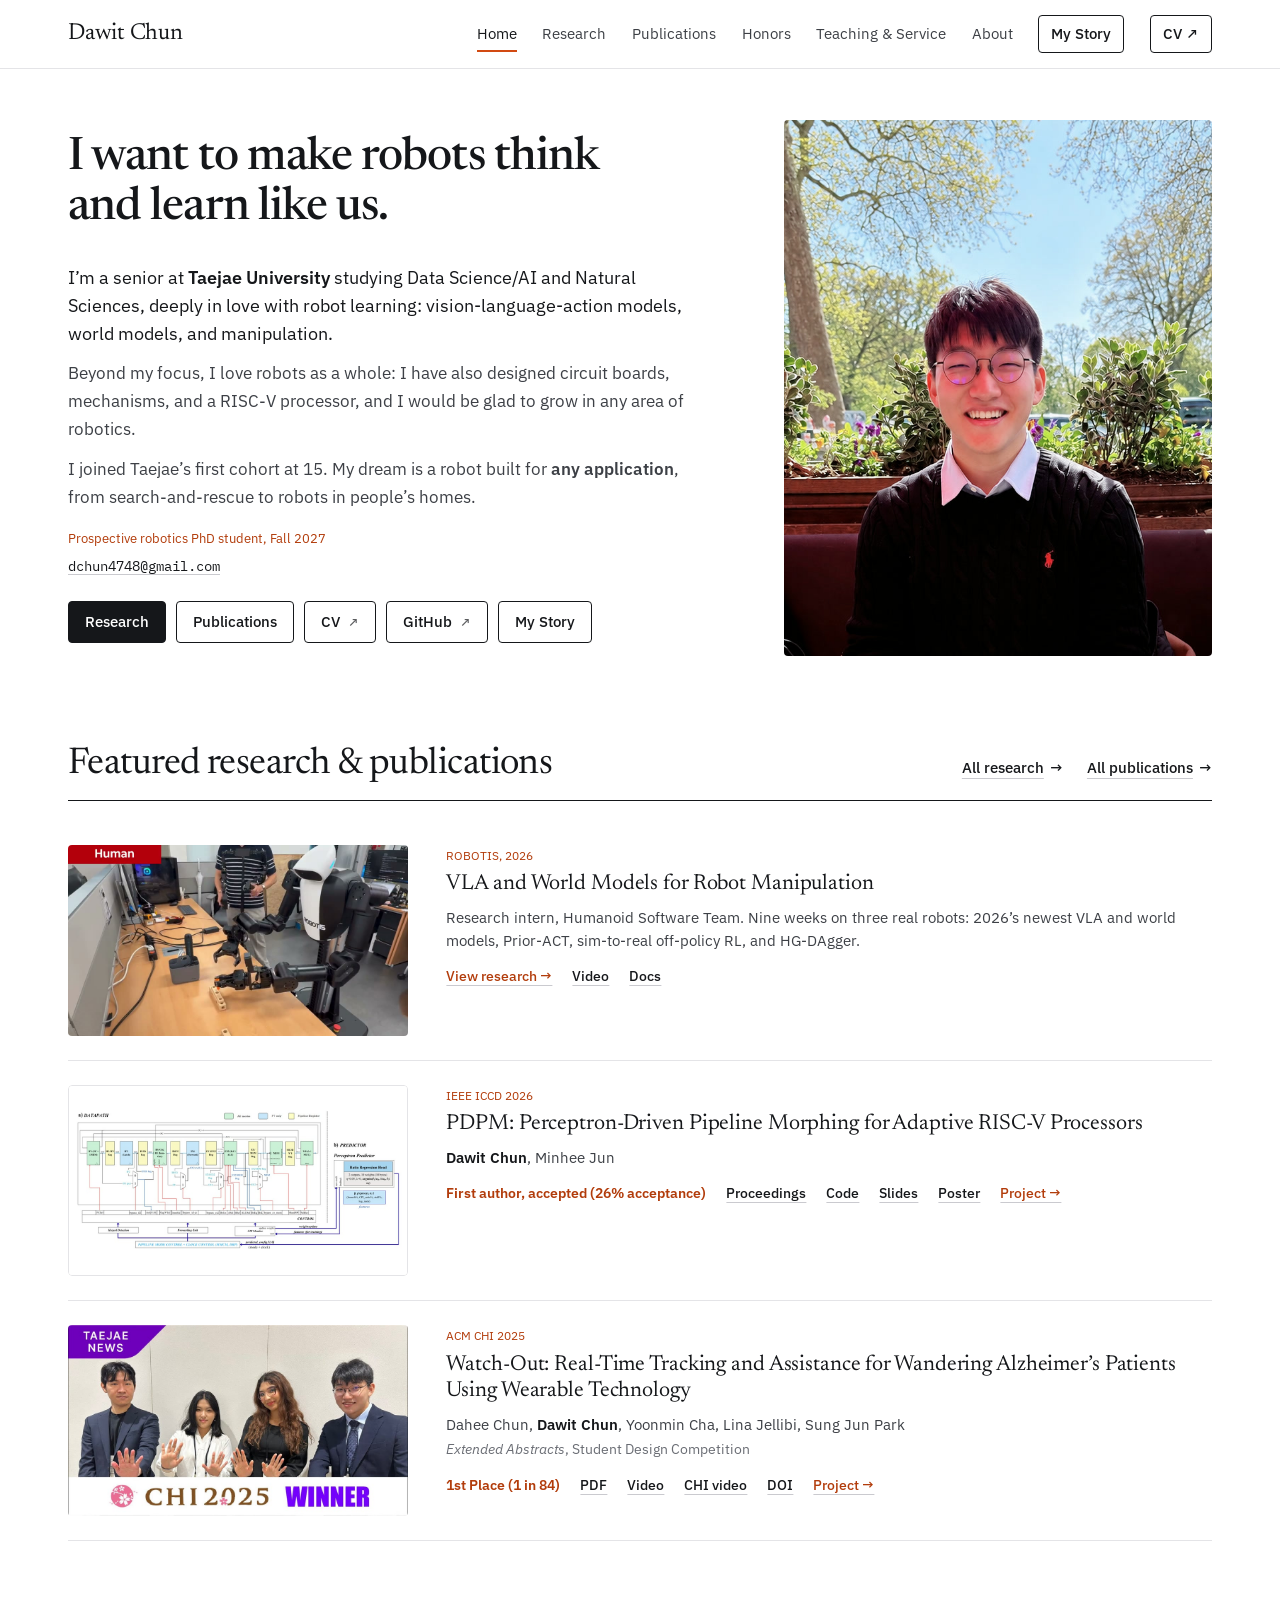
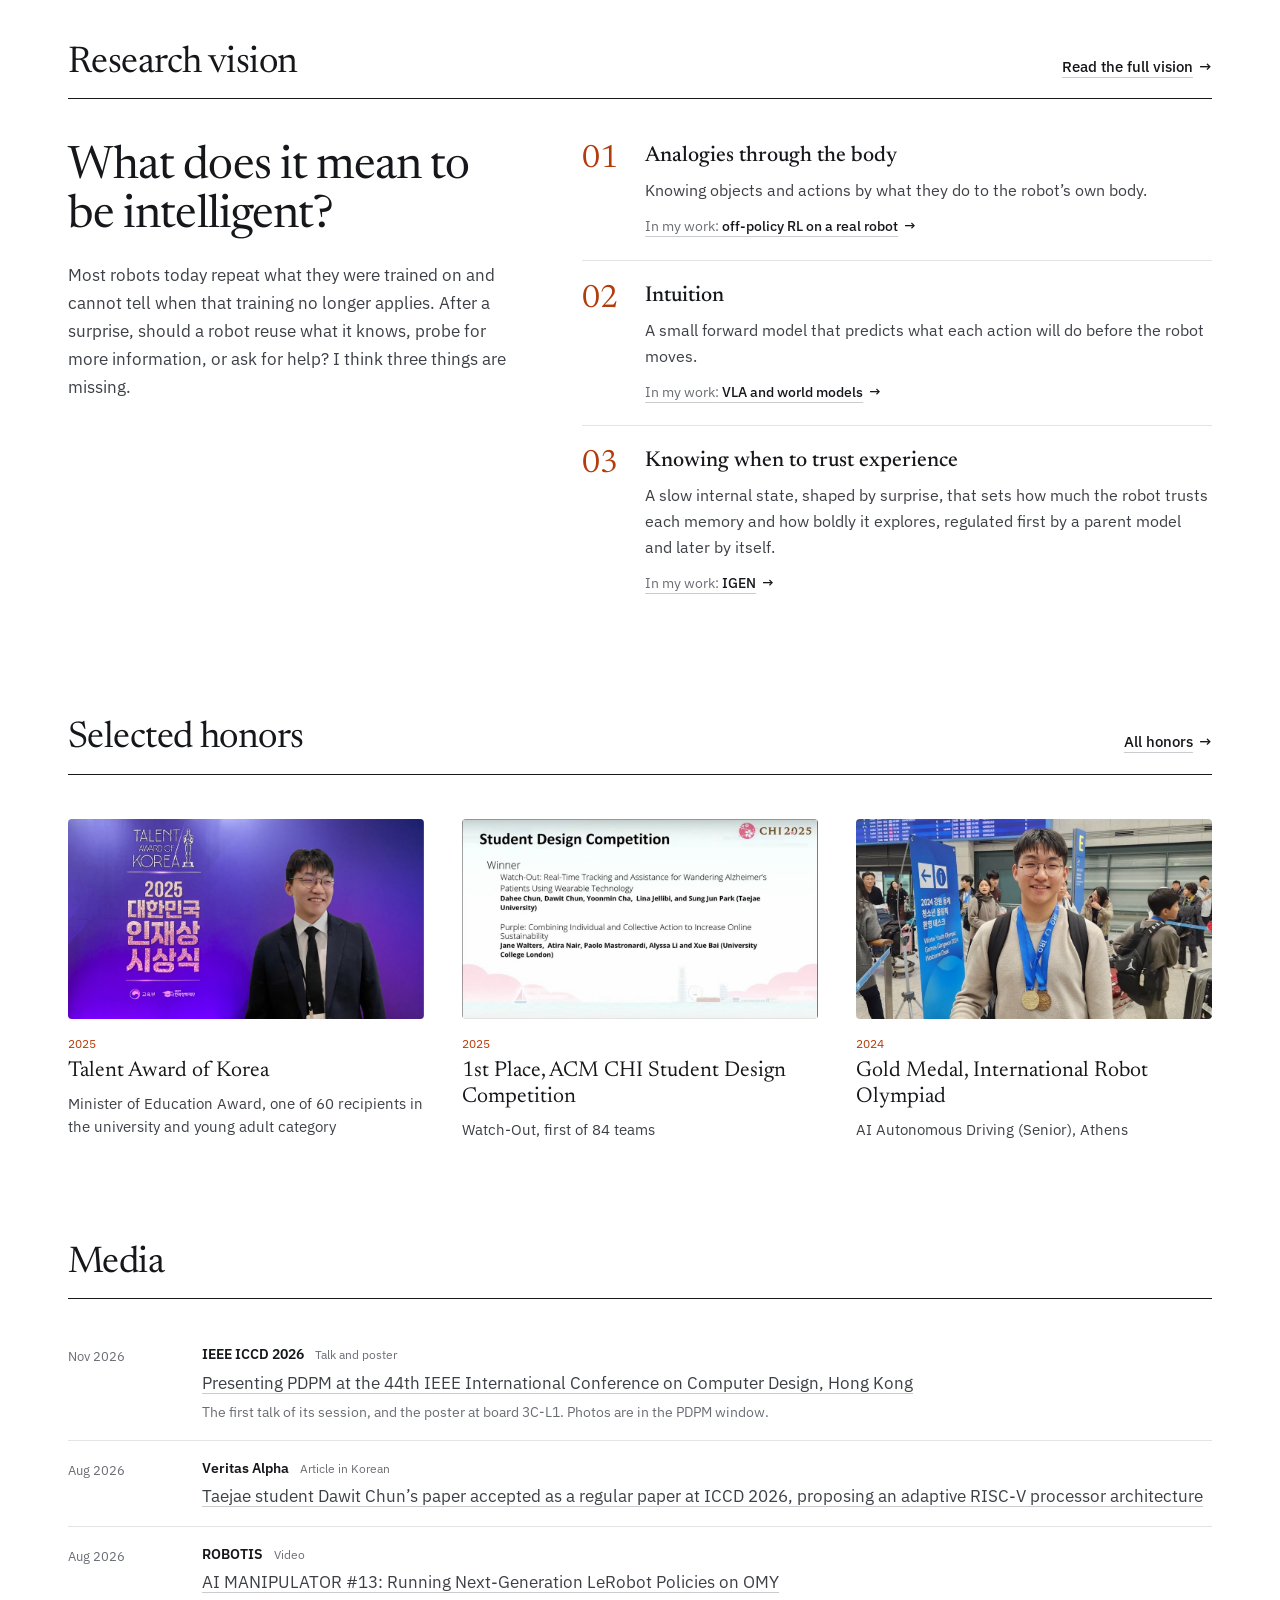
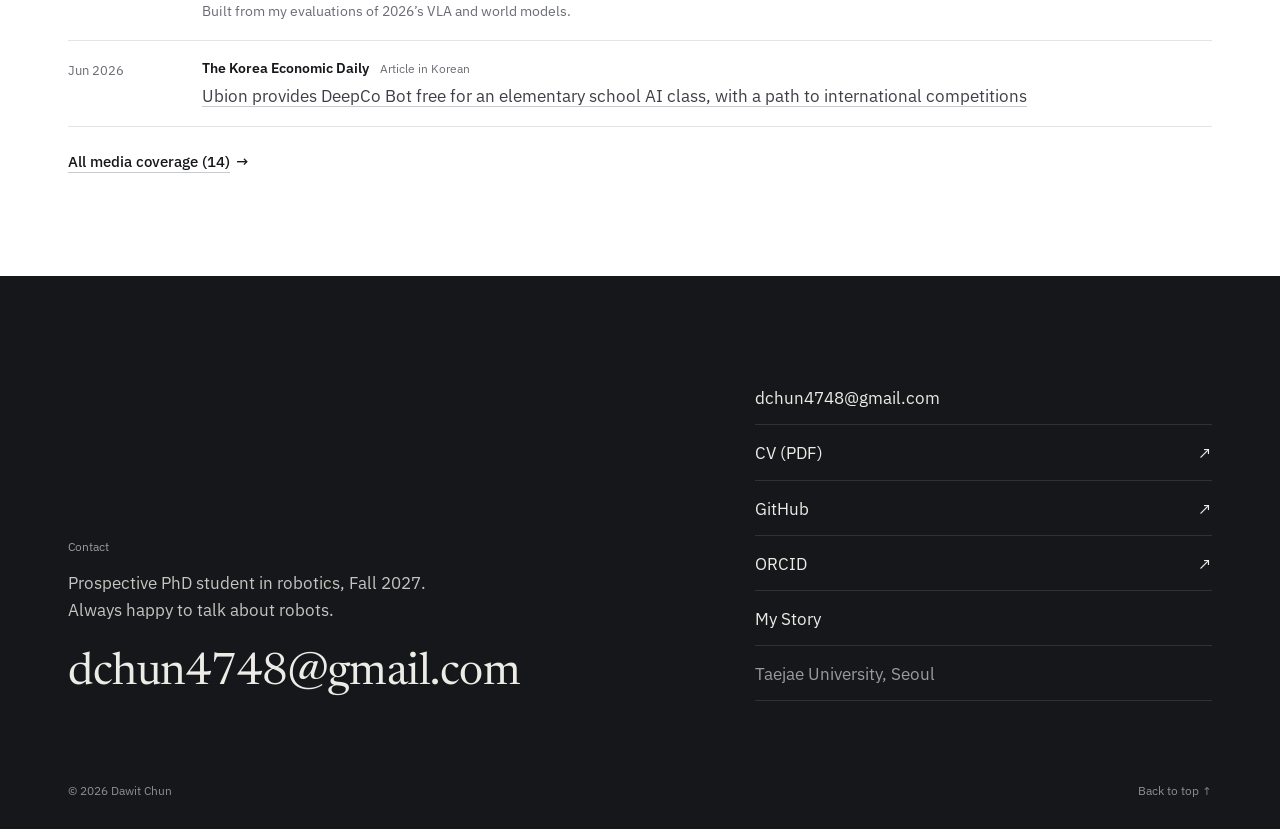
<file: index.html>
<!DOCTYPE html>
<html lang="en">
<head>
  <meta charset="utf-8">
  <meta name="viewport" content="width=device-width, initial-scale=1">
  <title>Dawit Chun</title>
  <meta name="description" content="Dawit Chun, robot learning researcher and prospective PhD student for Fall 2027. Vision-language-action models, world models, and robot manipulation.">
  <link rel="canonical" href="https://da-dawit.github.io/">
  <meta property="og:type" content="profile">
  <meta property="og:site_name" content="Dawit Chun">
  <meta property="og:title" content="Dawit Chun">
  <meta property="og:description" content="Dawit Chun, robot learning researcher and prospective PhD student for Fall 2027. Vision-language-action models, world models, and robot manipulation.">
  <meta property="og:url" content="https://da-dawit.github.io/">
  <meta property="og:image" content="https://da-dawit.github.io/assets/figures/home/portrait.jpg">
  <meta property="og:image:alt" content="Dawit Chun">
  <meta name="twitter:card" content="summary">
  <script type="application/ld+json">{"@context": "https://schema.org", "@type": "WebSite", "name": "Dawit Chun", "alternateName": ["da-dawit.github.io"], "url": "https://da-dawit.github.io/"}</script>
  <script type="application/ld+json">{"@context": "https://schema.org", "@type": "Person", "@id": "https://da-dawit.github.io/#dawit", "name": "Dawit Chun", "url": "https://da-dawit.github.io/", "image": "https://da-dawit.github.io/assets/figures/home/portrait.jpg", "description": "Robot learning researcher and prospective PhD student for Fall 2027, working on vision-language-action models, world models, and robot manipulation.", "affiliation": {"@type": "CollegeOrUniversity", "name": "Taejae University", "url": "https://www.taejae.ac.kr"}, "knowsAbout": ["Robot learning", "Vision-language-action models", "World models", "Robot manipulation", "Imitation learning"], "sameAs": ["https://scholar.google.com/citations?user=zwaExRQAAAAJ", "https://orcid.org/0009-0002-4563-363X", "https://github.com/da-dawit"]}</script>
  <link rel="icon" href="assets/favicon.svg" type="image/svg+xml">
  <script>document.documentElement.classList.add('js')</script>
  <link rel="preconnect" href="https://fonts.googleapis.com">
  <link rel="preconnect" href="https://fonts.gstatic.com" crossorigin>
  <link rel="stylesheet" href="https://fonts.googleapis.com/css2?family=IBM+Plex+Mono:wght@400;500&family=IBM+Plex+Sans:ital,wght@0,400;0,500;0,600;1,400&family=Newsreader:ital,opsz,wght@0,6..72,300..600;1,6..72,300..600&display=swap">
  <link rel="stylesheet" href="assets/css/style.css?v=202611260100">
  <script src="assets/js/main.js?v=202611020200" defer></script>
</head>
<body id="top">
  <a class="skip-link" href="#main">Skip to content</a>

  <header class="site-header">
    <div class="container site-header__inner">
      <a class="brand" href="index.html">Dawit Chun</a>
      <button class="nav-toggle" type="button" aria-expanded="false" aria-controls="site-nav" aria-label="Open menu">
        <span class="nav-toggle__bar"></span>
        <span class="nav-toggle__bar"></span>
      </button>
      <nav class="nav" id="site-nav" aria-label="Primary">
        <ul class="nav__list">
          <li><a class="nav__link" href="index.html" aria-current="page">Home</a></li>
          <li><a class="nav__link" href="research.html">Research</a></li>
          <li><a class="nav__link" href="publications.html">Publications</a></li>
          <li><a class="nav__link" href="honors.html">Honors</a></li>
          <li><a class="nav__link" href="teaching.html">Teaching &amp; Service</a></li>
          <li><a class="nav__link" href="journey.html">About</a></li>
          <li><a class="nav__link nav__link--btn" href="story.html">My Story</a></li>
          <li><a class="nav__link nav__link--cv" href="assets/CV_DawitChun.pdf" target="_blank" rel="noopener">CV <span aria-hidden="true">↗</span></a></li>
        </ul>
      </nav>
    </div>
  </header>

  <main id="main">
    <section class="hero">
      <div class="container hero__grid">
        <div class="hero__text">
          <h1 class="hero__title intro" style="--i: 0">I want to make robots <em>think and learn</em> like us.</h1>
          <p class="hero__lede intro" style="--i: 2">I’m a senior at <strong>Taejae University</strong> studying Data Science/AI and Natural Sciences, deeply in love with robot learning: vision-language-action models, world models, and manipulation.</p>
          <p class="hero__story intro" style="--i: 3">Beyond my focus, I love robots as a whole: I have also designed circuit boards, mechanisms, and a RISC-V processor, and I would be glad to grow in any area of robotics.</p>
          <p class="hero__story intro" style="--i: 4">I joined Taejae’s first cohort at 15. My dream is a robot built for <strong>any application</strong>, from search-and-rescue to robots in people’s homes.</p>
          <p class="hero__status intro" style="--i: 5">Prospective robotics PhD student, Fall 2027</p>
          <p class="hero__contact intro" style="--i: 5"><a href="mailto:dchun4748@gmail.com">dchun4748@gmail.com</a></p>
          <div class="hero__actions intro" style="--i: 6">
            <a class="btn btn--solid" href="research.html">Research</a>
            <a class="btn" href="publications.html">Publications</a>
            <a class="btn" href="assets/CV_DawitChun.pdf" target="_blank" rel="noopener">CV <span class="btn__ext" aria-hidden="true">↗</span></a>
            <a class="btn" href="https://github.com/da-dawit" target="_blank" rel="noopener">GitHub <span class="btn__ext" aria-hidden="true">↗</span></a>
            <a class="btn" href="story.html">My Story</a>
          </div>
        </div>
        <figure class="hero__portrait intro" style="--i: 2">
          <img src="assets/figures/home/portrait.jpg" width="716" height="806" alt="Dawit Chun smiling at an outdoor table, with trees and plants behind him">
        </figure>
      </div>
    </section>

    <section class="section" id="featured" aria-labelledby="featured-title">
      <div class="container">
        <header class="bar reveal">
          <h2 class="bar__title" id="featured-title">Featured research &amp; publications</h2>
          <p class="bar__links"><a class="link-arrow bar__link" href="research.html">All research</a><a class="link-arrow bar__link" href="publications.html">All publications</a></p>
        </header>
        <ol class="works">
          <li class="work reveal">
            <a class="work__media" href="research.html#robot-learning" tabindex="-1" aria-hidden="true"><video data-teaser muted loop playsinline preload="metadata" width="960" height="540" poster="assets/figures/home/robotis-teaser-poster.jpg"><source src="assets/figures/home/robotis-teaser.mp4" type="video/mp4"></video></a>
            <div class="work__body">
              <p class="work__label">ROBOTIS, 2026</p>
              <h3 class="work__title"><a href="research.html#robot-learning">VLA and World Models for Robot Manipulation</a></h3>
              <p class="work__meta">Research intern, Humanoid Software Team. Nine weeks on three real robots: 2026’s newest VLA and world models, Prior-ACT, sim-to-real off-policy RL, and HG-DAgger.</p>
              <div class="work__links"><a class="pill-link pill-link--accent" href="research.html#robot-learning">View research →</a><a class="pill-link" href="https://www.youtube.com/watch?v=lZhRQvXYnh8" target="_blank" rel="noopener">Video</a><a class="pill-link" href="https://docs.robotis.com/technical-story/omy-vla-lerobotnative" target="_blank" rel="noopener">Docs</a></div>
            </div>
          </li>
          <li class="work reveal">
            <a class="work__media work__media--light" href="research.html#pdpm" tabindex="-1" aria-hidden="true"><img src="assets/figures/home/pdpm-architecture-card.jpg" width="960" height="540" loading="lazy" alt=""></a>
            <div class="work__body">
              <p class="work__label">IEEE ICCD 2026</p>
              <h3 class="work__title"><a href="research.html#pdpm">PDPM: Perceptron-Driven Pipeline Morphing for Adaptive RISC-V Processors</a></h3>
              <p class="work__authors"><strong>Dawit Chun</strong>, Minhee Jun</p>
              <div class="work__links"><span class="badge">First author, accepted (26% acceptance)</span><a class="pill-link" href="assets/papers/PDPM_ICCD2026_Proceedings.pdf#page=5" target="_blank" rel="noopener">Proceedings</a><a class="pill-link" href="https://github.com/da-dawit/pdpm-riscv" target="_blank" rel="noopener">Code</a><a class="pill-link" href="assets/papers/PDPM_ICCD2026_Slides.pdf" target="_blank" rel="noopener">Slides</a><a class="pill-link" href="assets/papers/PDPM_ICCD2026_Poster.pdf" target="_blank" rel="noopener">Poster</a><a class="pill-link pill-link--accent" href="research.html#pdpm">Project →</a></div>
            </div>
          </li>
          <li class="work reveal">
            <a class="work__media" href="research.html#watch-out" tabindex="-1" aria-hidden="true"><img src="assets/figures/home/chi-winner.jpg" width="960" height="540" loading="lazy" alt=""></a>
            <div class="work__body">
              <p class="work__label">ACM CHI 2025</p>
              <h3 class="work__title"><a href="research.html#watch-out">Watch-Out: Real-Time Tracking and Assistance for Wandering Alzheimer’s Patients Using Wearable Technology</a></h3>
              <p class="work__authors">Dahee Chun, <strong>Dawit Chun</strong>, Yoonmin Cha, Lina Jellibi, Sung Jun Park</p>
              <p class="work__note"><em>Extended Abstracts</em>, Student Design Competition</p>
              <div class="work__links"><span class="badge">1st Place (1 in 84)</span><a class="pill-link" href="assets/papers/CHI-EA_2025_Watch-Out.pdf" target="_blank" rel="noopener">PDF</a><a class="pill-link" href="https://www.youtube.com/watch?v=WSm2qbQmpsE" target="_blank" rel="noopener">Video</a><a class="pill-link" href="https://drive.google.com/file/d/1smQo4gkjn_XBv_LhGBViDvRF5Brs_aeZ/view?usp=sharing" target="_blank" rel="noopener">CHI video</a><a class="pill-link" href="https://doi.org/10.1145/3706599.3720308" target="_blank" rel="noopener">DOI</a><a class="pill-link pill-link--accent" href="research.html#watch-out">Project →</a></div>
            </div>
          </li>
        </ol>
      </div>
    </section>

    <section class="section" id="vision" aria-labelledby="vision-title">
      <div class="container">
        <header class="bar reveal">
          <h2 class="bar__title" id="vision-title">Research vision</h2>
          <a class="link-arrow bar__link" href="#vision-essay">Read the full vision</a>
        </header>
        <div class="vision">
          <div class="vision__intro reveal">
            <p class="vision__q">What does it mean to be intelligent?</p>
            <p class="vision__lead">Most robots today repeat what they were trained on and cannot tell when that training no longer applies. After a surprise, should a robot reuse what it knows, probe for more information, or ask for help? I think three things are missing.</p>
          </div>
          <ol class="theses">
            <li class="thesis reveal">
              <span class="thesis__num">01</span>
              <h3 class="thesis__name">Analogies through the body</h3>
              <p>Knowing objects and actions by what they do to the robot’s own body.</p>
              <a class="thesis__link link-arrow" href="research.html#off-policy-rl"><span>In my work:</span> off-policy RL on a real robot</a>
            </li>
            <li class="thesis reveal">
              <span class="thesis__num">02</span>
              <h3 class="thesis__name">Intuition</h3>
              <p>A small forward model that predicts what each action will do before the robot moves.</p>
              <a class="thesis__link link-arrow" href="research.html#benchmarking"><span>In my work:</span> VLA and world models</a>
            </li>
            <li class="thesis reveal">
              <span class="thesis__num">03</span>
              <h3 class="thesis__name">Knowing when to trust experience</h3>
              <p>A slow internal state, shaped by surprise, that sets how much the robot trusts each memory and how boldly it explores, regulated first by a parent model and later by itself.</p>
              <a class="thesis__link link-arrow" href="research.html#igen"><span>In my work:</span> IGEN</a>
            </li>
          </ol>
        </div>
      </div>
    </section>

    <section class="section" id="honors" aria-labelledby="honors-title">
      <div class="container">
        <header class="bar reveal">
          <h2 class="bar__title" id="honors-title">Selected honors</h2>
          <a class="link-arrow bar__link" href="honors.html">All honors</a>
        </header>
        <ol class="honors reveal">
          <li class="honor"><a class="honor__media" href="honors.html#talent-award" tabindex="-1" aria-hidden="true"><img src="assets/figures/home/honor-talent.jpg" width="960" height="540" loading="lazy" alt=""></a><span class="honor__year">2025</span><h3 class="honor__name"><a href="honors.html#talent-award">Talent Award of Korea</a></h3><p class="honor__meta">Minister of Education Award, one of 60 recipients in the university and young adult category</p></li>
          <li class="honor"><a class="honor__media" href="honors.html#chi-2025" tabindex="-1" aria-hidden="true"><img src="assets/figures/home/honor-chi.jpg" width="960" height="540" loading="lazy" alt=""></a><span class="honor__year">2025</span><h3 class="honor__name"><a href="honors.html#chi-2025">1st Place, ACM CHI Student Design Competition</a></h3><p class="honor__meta">Watch-Out, first of 84 teams</p></li>
          <li class="honor"><a class="honor__media" href="honors.html#iro-gold-2024" tabindex="-1" aria-hidden="true"><img src="assets/figures/home/honor-iro.jpg" width="960" height="540" loading="lazy" alt=""></a><span class="honor__year">2024</span><h3 class="honor__name"><a href="honors.html#iro-gold-2024">Gold Medal, International Robot Olympiad</a></h3><p class="honor__meta">AI Autonomous Driving (Senior), Athens</p></li>
        </ol>
      </div>
    </section>

    <section class="section" id="media" aria-labelledby="media-title">
      <div class="container">
        <header class="bar reveal">
          <h2 class="bar__title" id="media-title">Media</h2>
        </header>
        <ol class="media reveal">
          <li class="media__item"><time datetime="2026-11-16">Nov 2026</time><div><p class="media__src">IEEE ICCD 2026 <span class="media__kind">Talk and poster</span></p><a class="media__title" href="research.html#pdpm">Presenting PDPM at the 44th IEEE International Conference on Computer Design, Hong Kong</a><p class="media__note">The first talk of its session, and the poster at board 3C-L1. Photos are in the PDPM window.</p></div></li>
          <li class="media__item"><time datetime="2026-08-25">Aug 2026</time><div><p class="media__src">Veritas Alpha <span class="media__kind">Article in Korean</span></p><a class="media__title" href="https://www.veritas-a.com/news/articleView.html?idxno=624492" target="_blank" rel="noopener">Taejae student Dawit Chun’s paper accepted as a regular paper at ICCD 2026, proposing an adaptive RISC-V processor architecture</a></div></li>
          <li class="media__item"><time datetime="2026-08-24">Aug 2026</time><div><p class="media__src">ROBOTIS <span class="media__kind">Video</span></p><a class="media__title" href="https://www.youtube.com/watch?v=lZhRQvXYnh8" target="_blank" rel="noopener">AI MANIPULATOR #13: Running Next-Generation LeRobot Policies on OMY</a><p class="media__note">Built from my evaluations of 2026’s VLA and world models.</p></div></li>
          <li class="media__item"><time datetime="2026-06-30">Jun 2026</time><div><p class="media__src">The Korea Economic Daily <span class="media__kind">Article in Korean</span></p><a class="media__title" href="https://www.hankyung.com/article/202606306715O" target="_blank" rel="noopener">Ubion provides DeepCo Bot free for an elementary school AI class, with a path to international competitions</a></div></li>
        </ol>
        <p class="media__more reveal"><a class="link-arrow" href="#all-media">All media coverage (14)</a></p>
      </div>
    </section>

  <dialog class="modal" id="vision-essay" aria-label="Research vision">
    <button class="modal__close" type="button" aria-label="Close"><svg viewBox="0 0 24 24" fill="none" stroke="currentColor" stroke-width="1.6" aria-hidden="true"><path d="M6 6l12 12M18 6L6 18"/></svg></button>
    <div class="modal__inner">
      <p class="modal__kicker">Research vision</p>
      <h2 class="essay__title">What does it mean to be intelligent?</h2>
      <p class="essay__lead">Since my first year of university, one question has been behind everything I’ve worked on: what is so different about how humans think compared to robots? Intelligence is hard to define. Like “love,” we nod at the word and move on. But I believe finding the right definition is how we find the next path for robotics.</p>

        <div class="argument">
          <div class="reveal">
            <img class="photo" src="assets/images/Chinese%20Room%20Test.png" width="1100" height="628" loading="lazy" alt="Illustration of Searle’s Chinese Room: a person inside a room uses a rule book to turn the Chinese characters passed in into replies passed out">
          </div>
          <div class="reveal">
            <p class="argument__label">John Searle’s Chinese Room</p>
            <p>Give the room a Chinese sentence, and the machine inside follows a huge rule book to produce a reply. From the outside, the person receiving it thinks, “this machine <strong>knows</strong> Chinese.”</p>
            <p>That is exactly the part we need to figure out. Do robots know the world? Can they separate their own identity and compare it with the environment? Turing tried to answer this with the <strong>Turing test</strong>.</p>
          </div>
        </div>

        <div class="argument">
          <div class="reveal">
            <p class="argument__label">Douglas Hofstadter’s <em>Gödel, Escher, Bach</em></p>
            <p>My favorite book. Hofstadter describes two ways of working on a problem. In <strong>M-mode (mechanical)</strong>, you follow the rules from inside the system. In <strong>I-mode (intelligent)</strong>, you step outside the system and look for patterns. For him, being able to jump out of the task you are doing is an inherent part of intelligence.</p>
          </div>
          <div class="figure-pair reveal">
            <img class="photo" src="assets/images/GEB.png" width="402" height="616" loading="lazy" alt="Cover of Gödel, Escher, Bach: an Eternal Golden Braid by Douglas R. Hofstadter">
            <img class="photo" src="assets/images/hofstadter.png" width="894" height="490" loading="lazy" alt="Douglas Hofstadter in his study">
          </div>
        </div>

        <div class="ideas">
          <div class="ideas__intro reveal">
            <h3 class="ideas__title">What I think robots are missing</h3>
            <p class="ideas__lead">An intelligent system can think out of the box, <strong>purposely putting itself out of distribution</strong>. Most robots today stay in M-mode, repeating what they were trained on, and cannot tell when that training no longer applies. The question behind my research is what a robot should do after a surprise: <strong>reuse what it knows, probe for more information, or ask for help</strong>. Answering it takes an I-mode, and I think a robot needs three things.</p>
          </div>
          <ol class="ideas__list">
            <li class="idea reveal">
              <div><span class="idea__num">01</span>
              <h4 class="idea__name">Analogies through the body</h4></div>
              <p>We decode new knowledge through what we already remember: “1, 2, 3, 4 …” can feel like walking up stairs. A robot should map the world onto its own <strong>embodiment</strong> the same way, knowing objects and actions by what they do to its body: contact, force, displacement. VLAs trained on demonstrations map pixels to actions instead, and in my tests one that succeeded at the center of a table failed a few centimeters off it. The robot’s own rollouts, through RL or teacher-student training, can help close that gap.</p>
            </li>
            <li class="idea reveal">
              <div><span class="idea__num">02</span>
              <h4 class="idea__name">Intuition</h4></div>
              <p>Kahneman’s System 1: fast heuristics and <strong>gut feeling</strong>. For a robot, that could be a small forward model that predicts what each candidate action will do to its body and the scene before it moves, cheap enough to run at every step. Large language models in today’s robots mostly name the target or condition visual features. When instructions are scarce or vague, a robot should still infer what to do from its own predictions, without retraining.</p>
            </li>
            <li class="idea reveal">
              <div><span class="idea__num">03</span>
              <h4 class="idea__name">Knowing when to trust experience</h4></div>
              <p>We first learn to steady ourselves through others: a parent soothes a crying baby until the child can calm itself. In a robot, a slow internal state could set how much it trusts each memory and how boldly it explores, regulated first by a parent model and later by itself. In my project MU, the first piece is <strong>surprise</strong>: it sets how much each remembered experience is trusted. In a full sensor suit, impact becomes <strong>pain</strong>, strain becomes fatigue, and low battery becomes hunger. Pain should weaken motors and add sensor noise rather than subtract reward, growing as the robot nears breaking, a mild form of death.</p>
            </li>
          </ol>
        </div>

        <div class="closing reveal">
          <p class="closing__text">With this big dream in hand, I’ve been <strong>inserting (some) intelligence into machines!</strong></p>
          <a class="link-arrow link-arrow--strong" href="research.html">Research</a>
        </div>

        <nav class="tree tree--rail reveal" aria-label="How my research and work connect">
          <p class="tree__root">Robots that think and learn like us</p>
          <ul class="tree__branches">
            <li class="tree__branch tree__branch--main">
              <p class="tree__label">Robot learning</p>
              <ul class="tree__leaves">
                <li><a href="research.html#benchmarking"><span class="tree__name">VLA and world models</span><span class="tree__meta">ROBOTIS, 2026</span></a></li>
                <li><a href="research.html#prior-act"><span class="tree__name">Prior-ACT</span><span class="tree__meta">ROBOTIS, 2026</span></a></li>
                <li><a href="research.html#off-policy-rl"><span class="tree__name">Sim-to-real off-policy RL</span><span class="tree__meta">ROBOTIS, 2026</span></a></li>
                <li><a href="research.html#hg-dagger"><span class="tree__name">Human-in-the-loop and HG-DAgger</span><span class="tree__meta">ROBOTIS, 2026</span></a></li>
                <li><a href="research.html#igen"><span class="tree__name">IGEN</span><span class="tree__meta">Ongoing</span></a></li>
              </ul>
            </li>
            <li class="tree__branch">
              <p class="tree__label">Autonomous robots</p>
              <ul class="tree__leaves">
                <li><a href="research.html#ubion"><span class="tree__name">DeepCo car and board</span><span class="tree__meta">Ubion, 2024–25</span></a></li>
              </ul>
            </li>
            <li class="tree__branch">
              <p class="tree__label">Computer architecture</p>
              <ul class="tree__leaves">
                <li><a href="research.html#pdpm"><span class="tree__name">PDPM</span><span class="tree__meta">IEEE ICCD 2026</span></a></li>
              </ul>
            </li>
            <li class="tree__branch">
              <p class="tree__label">Brain-computer interfaces</p>
              <ul class="tree__leaves">
                <li><a href="research.html#iphoneme"><span class="tree__name">iPhoneme</span><span class="tree__meta">arXiv 2026</span></a></li>
              </ul>
            </li>
            <li class="tree__branch">
              <p class="tree__label">Assistive and safety systems</p>
              <ul class="tree__leaves">
                <li><a href="research.html#watch-out"><span class="tree__name">Watch-Out</span><span class="tree__meta">ACM CHI 2025</span></a></li>
                <li><a href="research.html#smart-window"><span class="tree__name">Smart Emergency Window</span><span class="tree__meta">JKSCI 2025</span></a></li>
              </ul>
            </li>
          </ul>
        </nav>
    </div>
  </dialog>
  <dialog class="modal modal--list" id="all-media" aria-label="Media coverage">
    <button class="modal__close" type="button" aria-label="Close"><svg viewBox="0 0 24 24" fill="none" stroke="currentColor" stroke-width="1.6" aria-hidden="true"><path d="M6 6l12 12M18 6L6 18"/></svg></button>
    <div class="modal__inner">
      <header class="bar">
        <h2 class="bar__title">Media coverage</h2>
      </header>
      <ol class="media">
        <li class="media__item"><time datetime="2026-11-16">Nov 2026</time><div><p class="media__src">IEEE ICCD 2026 <span class="media__kind">Talk and poster</span></p><a class="media__title" href="research.html#pdpm">Presenting PDPM at the 44th IEEE International Conference on Computer Design, Hong Kong</a><p class="media__note">The first talk of its session, and the poster at board 3C-L1. Photos are in the PDPM window.</p></div></li>
        <li class="media__item"><time datetime="2026-08-25">Aug 2026</time><div><p class="media__src">Veritas Alpha <span class="media__kind">Article in Korean</span></p><a class="media__title" href="https://www.veritas-a.com/news/articleView.html?idxno=624492" target="_blank" rel="noopener">Taejae student Dawit Chun’s paper accepted as a regular paper at ICCD 2026, proposing an adaptive RISC-V processor architecture</a></div></li>
        <li class="media__item"><time datetime="2026-08-24">Aug 2026</time><div><p class="media__src">ROBOTIS <span class="media__kind">Video</span></p><a class="media__title" href="https://www.youtube.com/watch?v=lZhRQvXYnh8" target="_blank" rel="noopener">AI MANIPULATOR #13: Running Next-Generation LeRobot Policies on OMY</a><p class="media__note">Built from my evaluations of 2026’s VLA and world models.</p></div></li>
        <li class="media__item"><time datetime="2026-06-30">Jun 2026</time><div><p class="media__src">The Korea Economic Daily <span class="media__kind">Article in Korean</span></p><a class="media__title" href="https://www.hankyung.com/article/202606306715O" target="_blank" rel="noopener">Ubion provides DeepCo Bot free for an elementary school AI class, with a path to international competitions</a></div></li>
        <li class="media__item"><time datetime="2026-06-19">Jun 2026</time><div><p class="media__src">Seoul Shinmun <span class="media__kind">Article in Korean</span></p><a class="media__title" href="https://go.seoul.co.kr/news/newsView.php?id=20260619500173" target="_blank" rel="noopener">AI, taught by a science talent who grew up in Geumcheon</a></div></li>
        <li class="media__item"><time datetime="2026-06-18">Jun 2026</time><div><p class="media__src">Munhwa Ilbo <span class="media__kind">Article in Korean</span></p><a class="media__title" href="https://v.daum.net/v/20260618075342421" target="_blank" rel="noopener">Geumcheon-gu: “Science talents who grew up here are giving back”</a></div></li>
        <li class="media__item"><time datetime="2026-06-18">Jun 2026</time><div><p class="media__src">Edaily <span class="media__kind">Photo article in Korean</span></p><a class="media__title" href="https://edaily.co.kr/News/Read?mediaCodeNo=257&amp;newsId=03001206645483032" target="_blank" rel="noopener">[Photo] The Geumcheon Science Cube Talent-Sharing Program</a></div></li>
        <li class="media__item"><time datetime="2026-01-05">Jan 2026</time><div><p class="media__src">eToday <span class="media__kind">Article in Korean</span></p><a class="media__title" href="https://www.etoday.co.kr/news/view/2542319" target="_blank" rel="noopener">Taejae first-cohort student Dawit Chun receives the ‘2025 Talent Award of Korea’</a></div></li>
        <li class="media__item"><time datetime="2025-12-30">Dec 2025</time><div><p class="media__src">Electronic Times <span class="media__kind">Article in Korean</span></p><a class="media__title" href="https://www.etnews.com/20251230000252" target="_blank" rel="noopener">[Edu Plus] Taejae University first-cohort student Dawit Chun wins the ‘2025 Talent Award of Korea’</a></div></li>
        <li class="media__item"><time datetime="2025-05-30">May 2025</time><div><p class="media__src">The Chosun Ilbo <span class="media__kind">Article in Korean</span></p><a class="media__title" href="https://n.news.naver.com/article/023/0003908242?sid=102" target="_blank" rel="noopener">A semester in Japan, a semester in the U.S.: a university that learns in the field around the world</a></div></li>
        <li class="media__item"><time datetime="2025-05-01">May 2025</time><div><p class="media__src">Taejae University <span class="media__kind">Video</span></p><a class="media__title" href="https://www.youtube.com/watch?v=WSm2qbQmpsE" target="_blank" rel="noopener">TAEJAE UNIVERSITY Wins First Place at CHI 2025 Student Design Competition!</a></div></li>
        <li class="media__item"><time datetime="2024-09-18">Sep 2024</time><div><p class="media__src">JoongAng Ilbo <span class="media__kind">Article in Korean</span></p><a class="media__title" href="https://v.daum.net/v/PvgEpZ6FW7" target="_blank" rel="noopener">“The biggest risk of my life”: one year of the ‘Taejae experiment’ through the eyes of 16-year-old twins</a></div></li>
        <li class="media__item"><time datetime="2023-08-30">Aug 2023</time><div><p class="media__src">Yonhap News TV <span class="media__kind">Video in Korean</span></p><a class="media__title" href="https://www.yonhapnewstv.co.kr/news/MYH20230830022600641" target="_blank" rel="noopener">Taejae holds its first entrance ceremony: can it get past the walls of conventional university education?</a></div></li>
        <li class="media__item"><time datetime="2023-08-30">Aug 2023</time><div><p class="media__src">The Herald Business <span class="media__kind">Article in Korean</span></p><a class="media__title" href="https://v.daum.net/v/4uaEW0bDFK" target="_blank" rel="noopener">‘Taejae,’ Korea’s answer to Minerva University, opens</a></div></li>
      </ol>
    </div>
  </dialog>
  </main>

  <footer class="site-footer" id="contact">
    <div class="container">
      <div class="footer__grid">
        <div>
          <p class="eyebrow">Contact</p>
          <p class="footer__lead">Prospective PhD student in robotics, Fall 2027. Always happy to talk about robots.</p>
          <a class="footer__email" href="mailto:dchun4748@gmail.com">dchun4748@gmail.com</a>
        </div>
        <ul class="footer__links">
          <li><a href="mailto:dchun4748@gmail.com">dchun4748@gmail.com</a></li>
          <li><a href="assets/CV_DawitChun.pdf" target="_blank" rel="noopener">CV (PDF) <span class="footer__arrow" aria-hidden="true">↗</span></a></li>
          <li><a href="https://github.com/da-dawit" target="_blank" rel="noopener">GitHub <span class="footer__arrow" aria-hidden="true">↗</span></a></li>
          <li><a href="https://orcid.org/0009-0002-4563-363X" target="_blank" rel="noopener">ORCID <span class="footer__arrow" aria-hidden="true">↗</span></a></li>
          <li><a href="story.html">My Story</a></li>
          <li><span>Taejae University, Seoul</span></li>
        </ul>
      </div>
      <div class="footer__bottom">
        <span>© <span data-year>2026</span> Dawit Chun</span>
        <a href="#top">Back to top ↑</a>
      </div>
    </div>
  </footer>
</body>
</html>
</file>
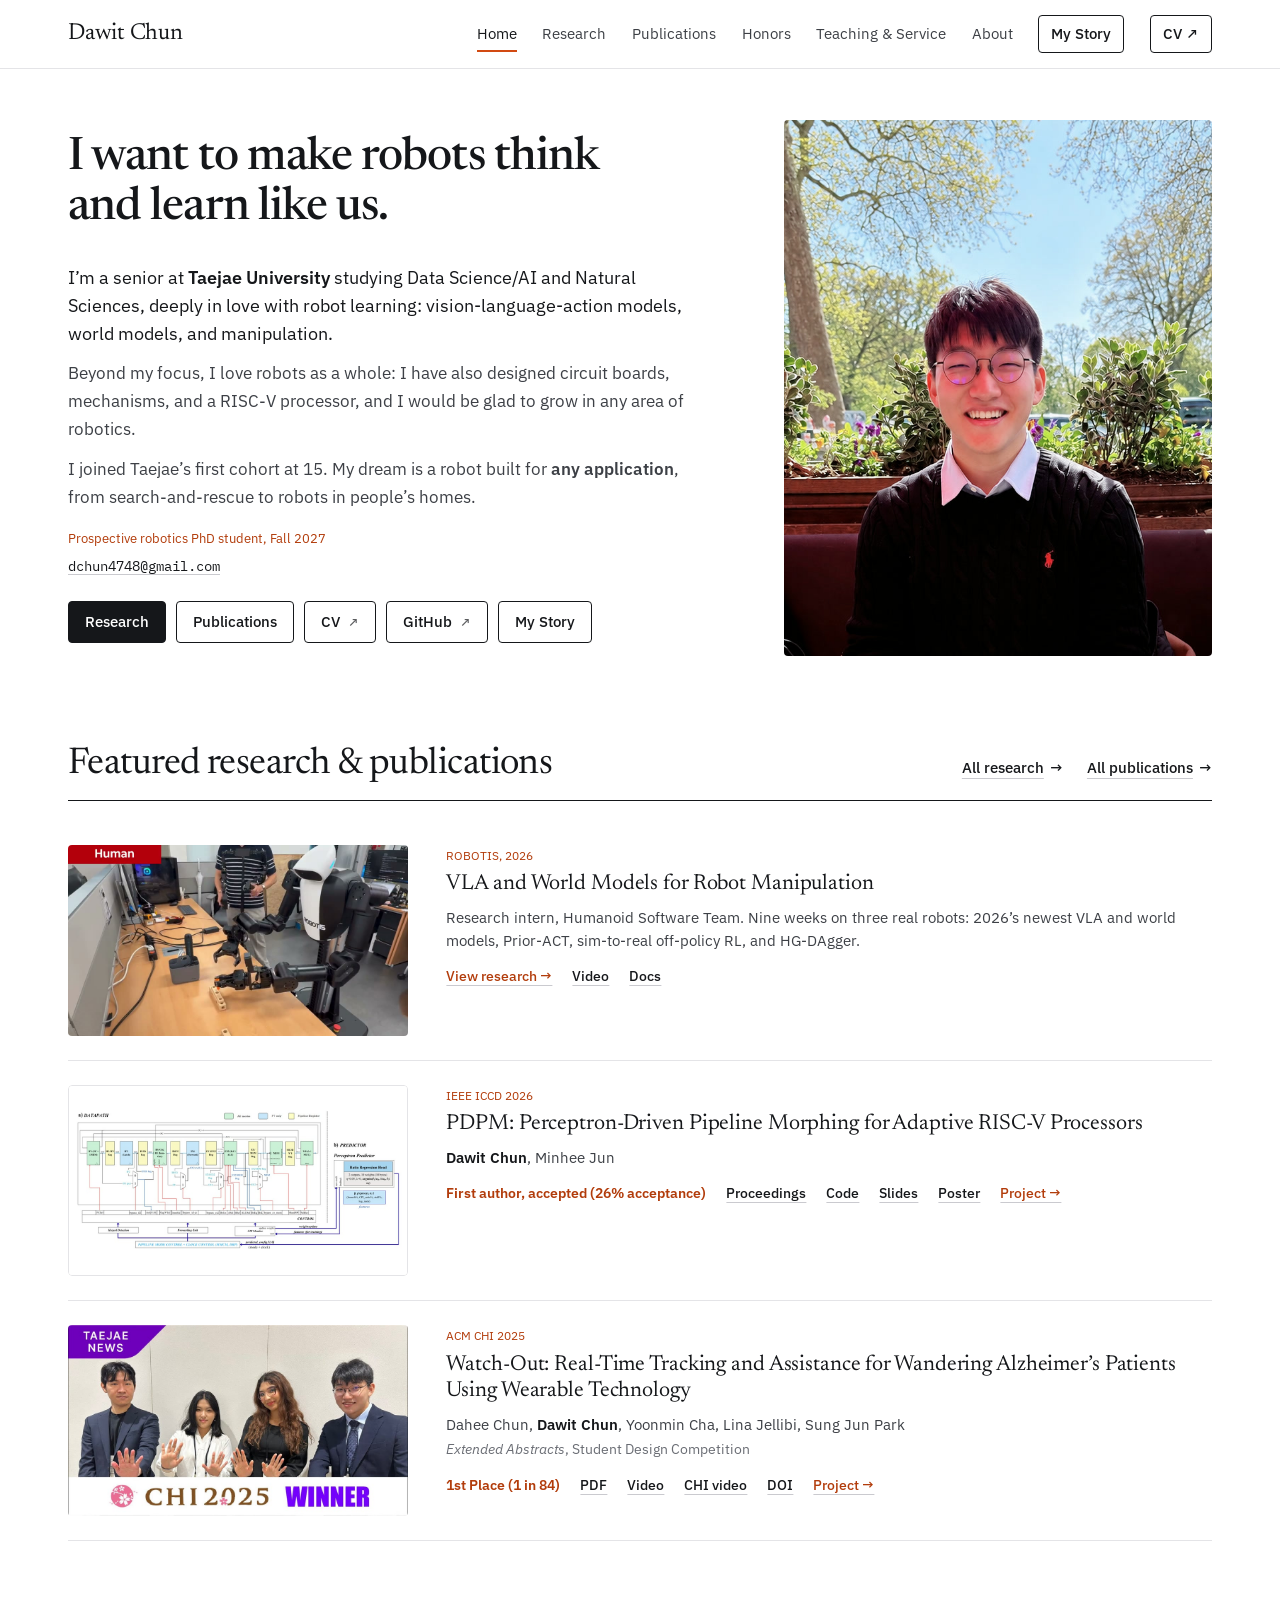
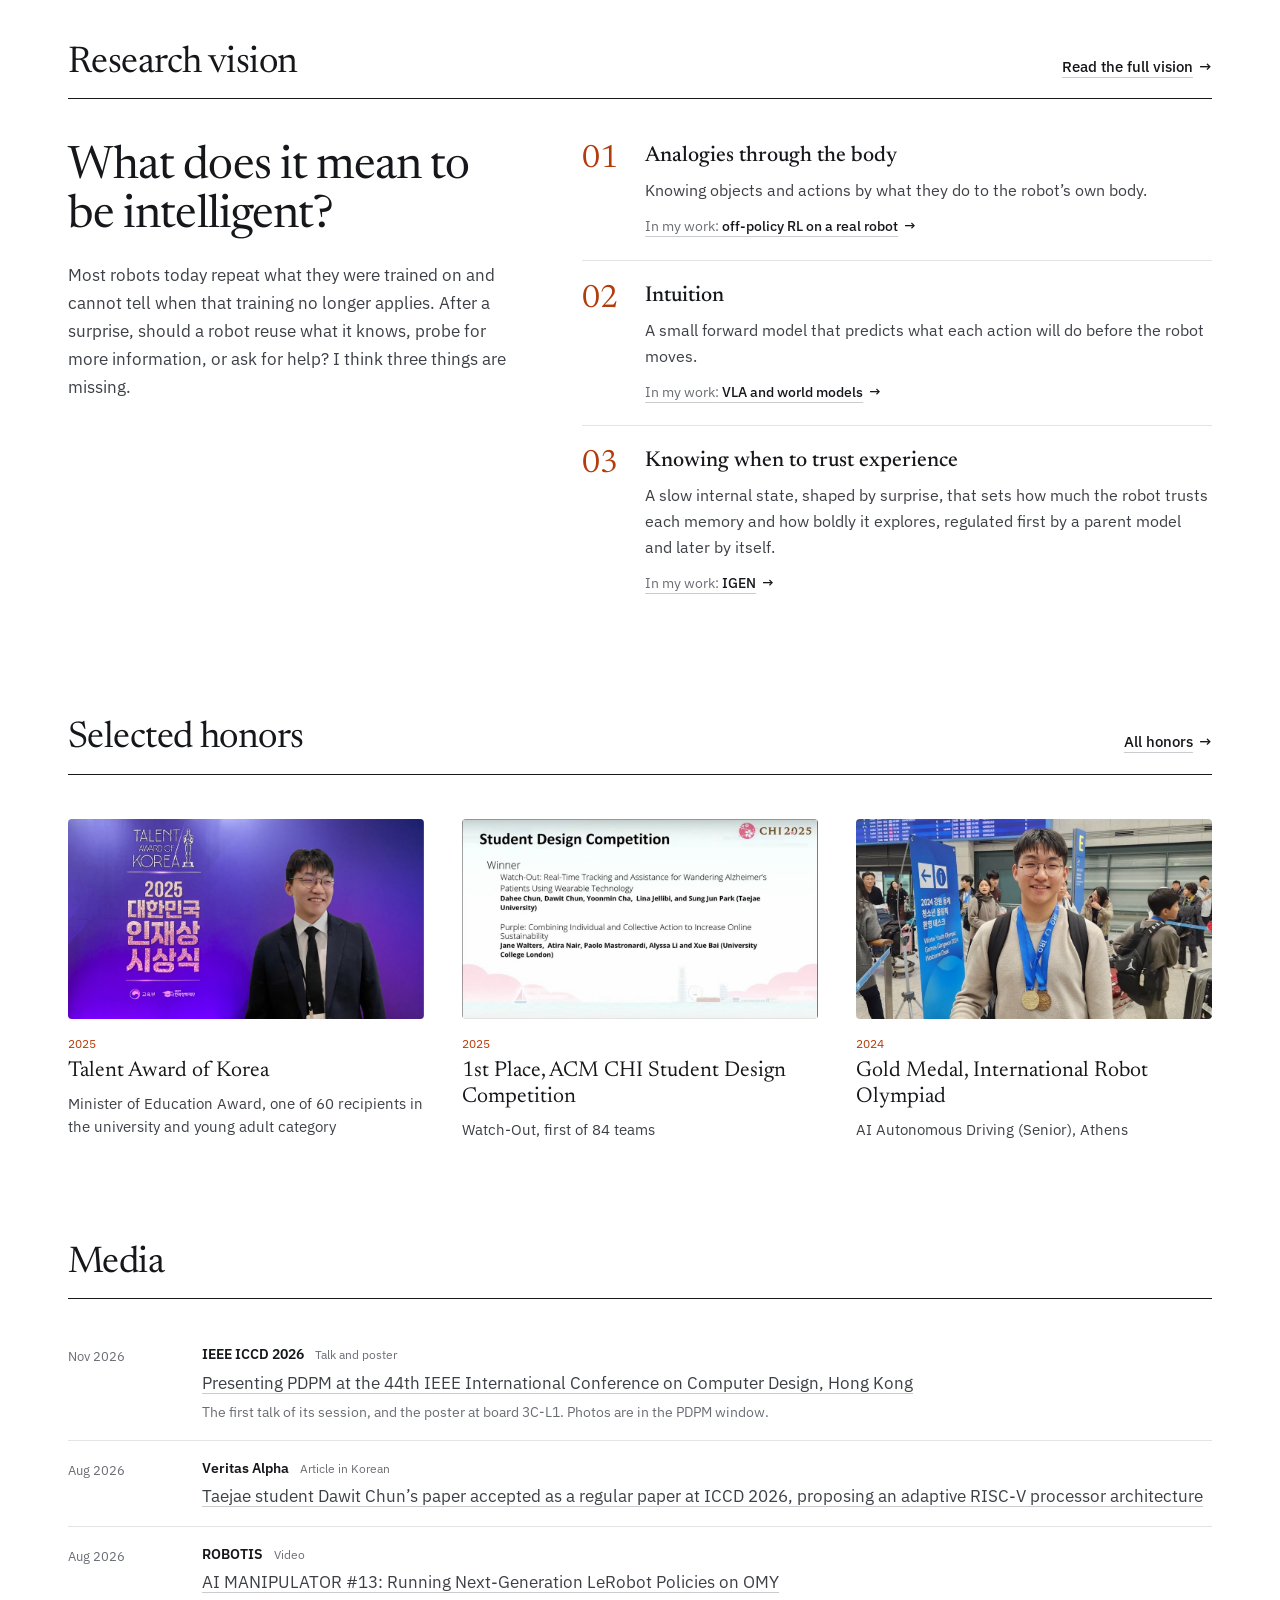
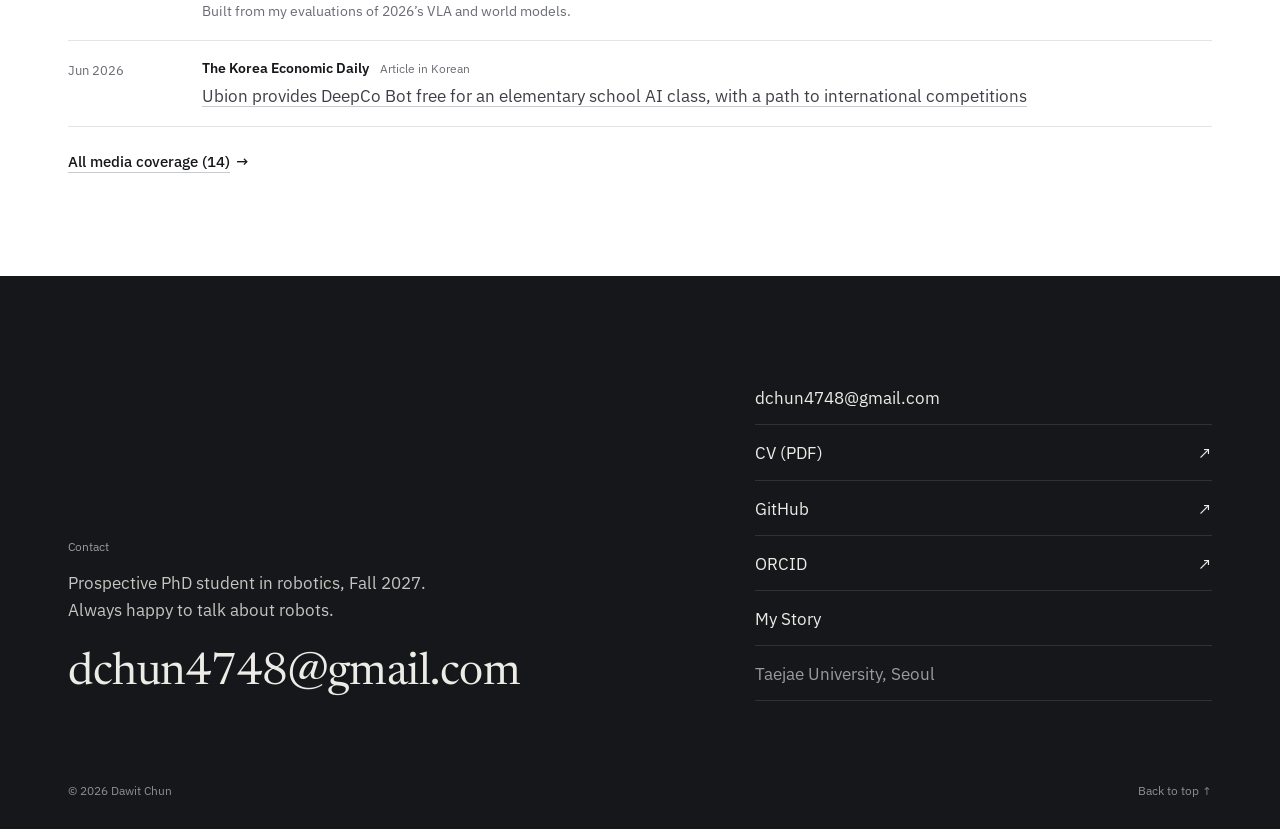
<file: home.html>
<!DOCTYPE html>
<html lang="en">
<head>
  <meta charset="utf-8">
  <title>Dawit Chun</title>
  <meta name="robots" content="noindex">
  <link rel="canonical" href="https://da-dawit.github.io/">
  <meta http-equiv="refresh" content="0; url=index.html">
  <script>location.replace('index.html' + location.search + location.hash)</script>
</head>
<body>
  <p><a href="index.html">Dawit Chun</a></p>
</body>
</html>
</file>
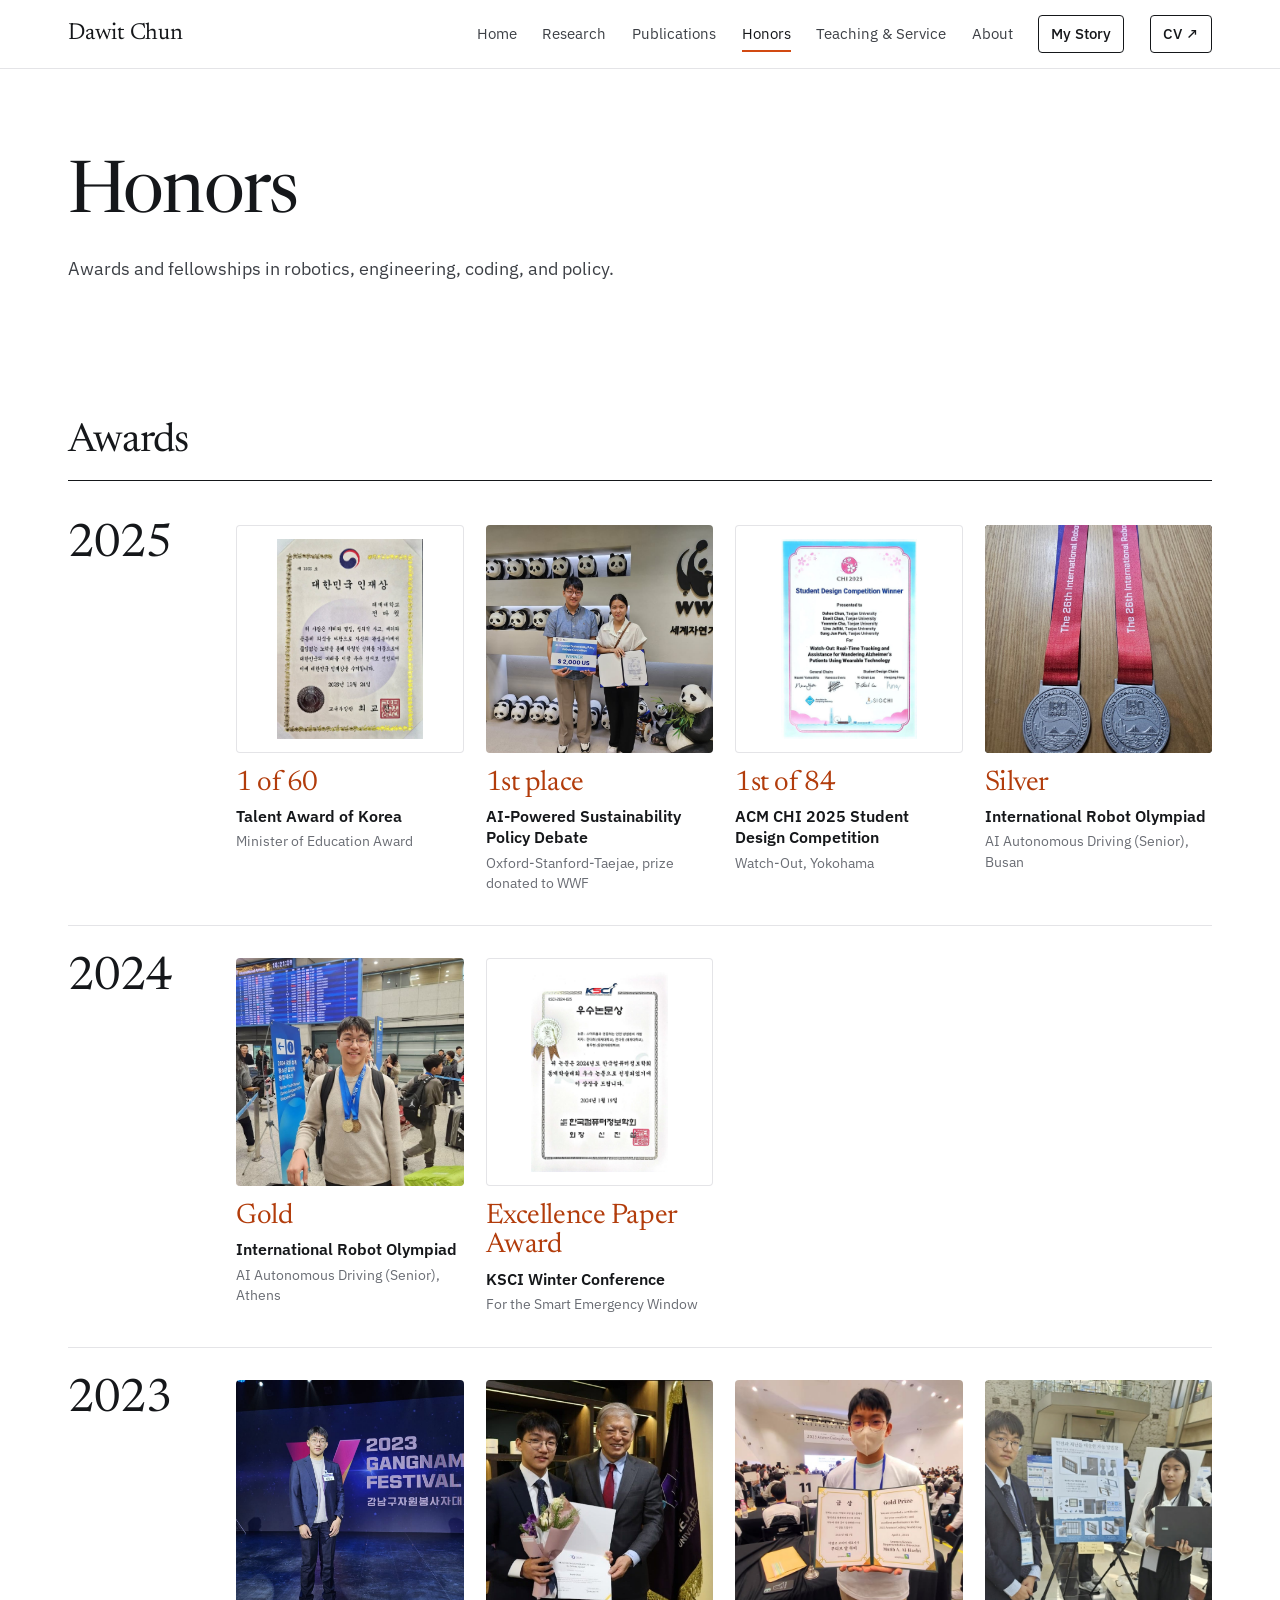
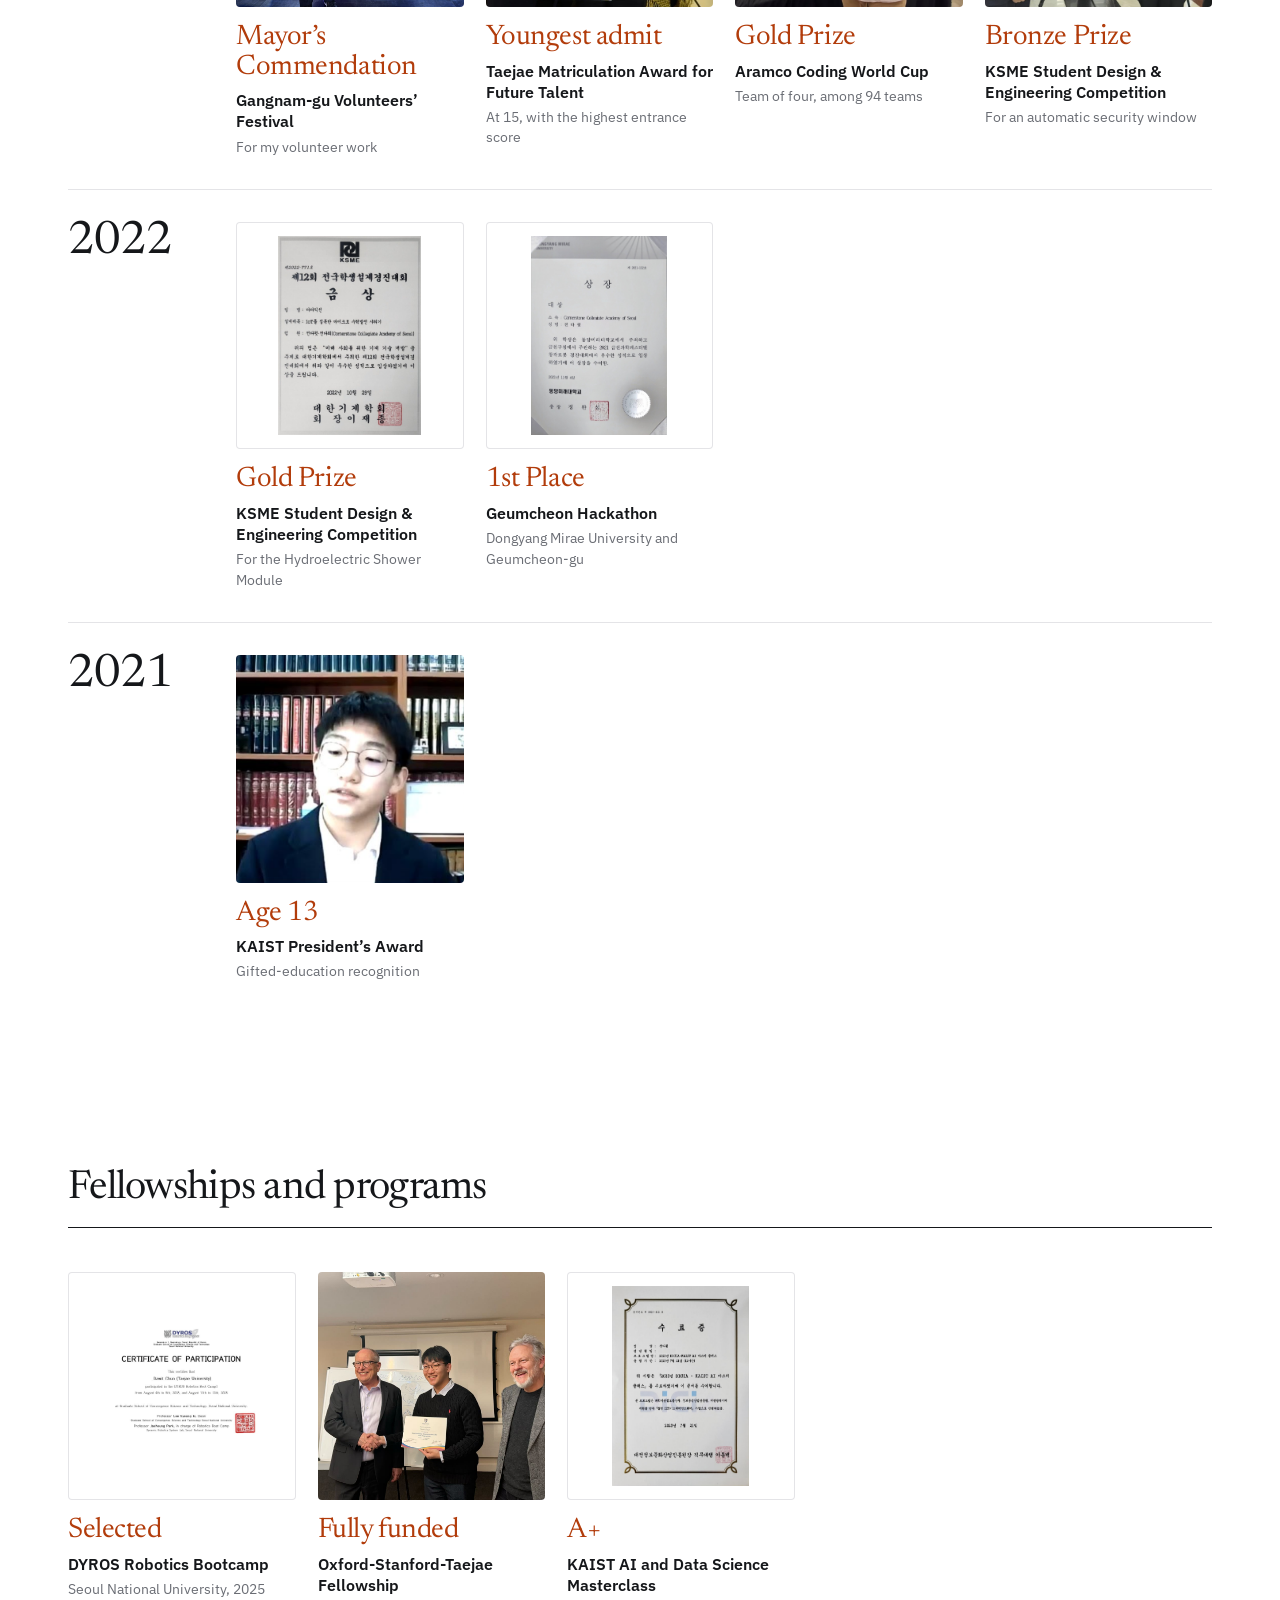
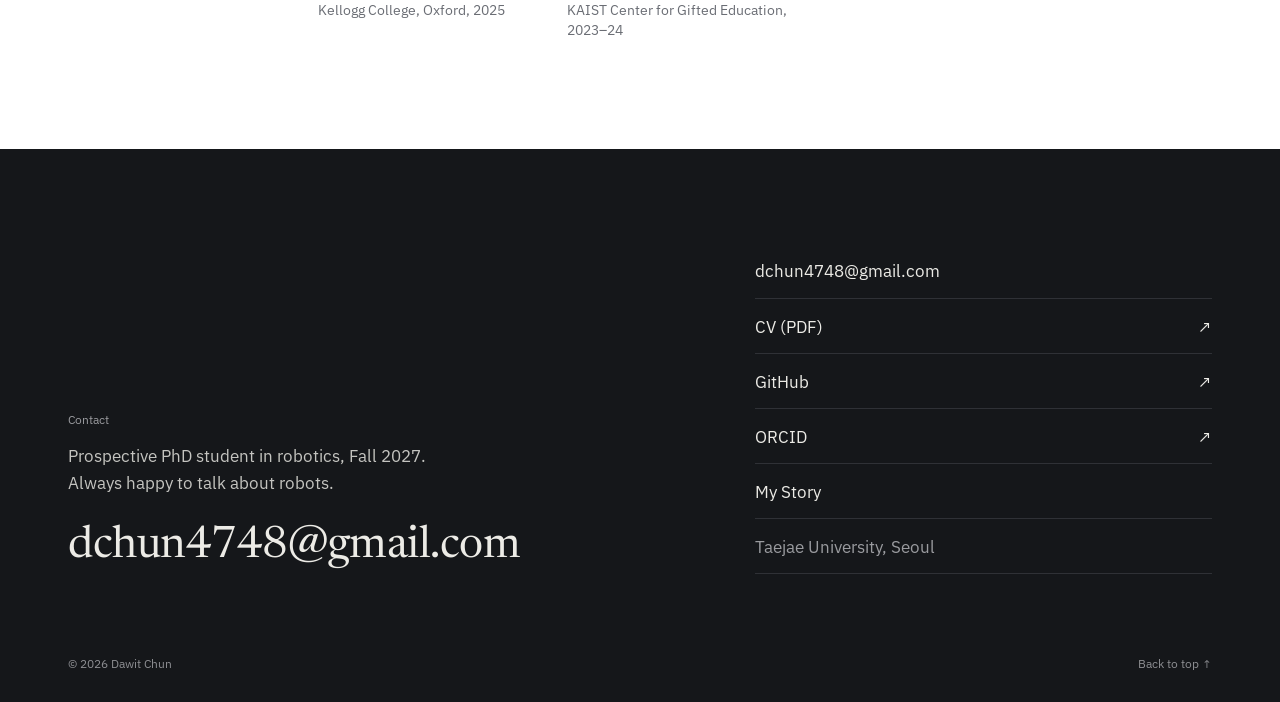
<file: honors.html>
<!DOCTYPE html>
<html lang="en">
<head>
  <meta charset="utf-8">
  <meta name="viewport" content="width=device-width, initial-scale=1">
  <title>Honors | Dawit Chun</title>
  <meta name="description" content="Honors of Dawit Chun, including the Talent Award of Korea, 1st place in the ACM CHI 2025 Student Design Competition, and the Oxford-Stanford-Taejae Fellowship.">
  <link rel="canonical" href="https://da-dawit.github.io/honors.html">
  <meta property="og:type" content="website">
  <meta property="og:site_name" content="Dawit Chun">
  <meta property="og:title" content="Honors | Dawit Chun">
  <meta property="og:description" content="Honors of Dawit Chun, including the Talent Award of Korea, 1st place in the ACM CHI 2025 Student Design Competition, and the Oxford-Stanford-Taejae Fellowship.">
  <meta property="og:url" content="https://da-dawit.github.io/honors.html">
  <meta property="og:image" content="https://da-dawit.github.io/assets/figures/home/portrait.jpg">
  <meta property="og:image:alt" content="Dawit Chun">
  <meta name="twitter:card" content="summary">
  <link rel="icon" href="assets/favicon.svg" type="image/svg+xml">
  <script>document.documentElement.classList.add('js')</script>
  <link rel="preconnect" href="https://fonts.googleapis.com">
  <link rel="preconnect" href="https://fonts.gstatic.com" crossorigin>
  <link rel="stylesheet" href="https://fonts.googleapis.com/css2?family=IBM+Plex+Mono:wght@400;500&family=IBM+Plex+Sans:ital,wght@0,400;0,500;0,600;1,400&family=Newsreader:ital,opsz,wght@0,6..72,300..600;1,6..72,300..600&display=swap">
  <link rel="stylesheet" href="assets/css/style.css?v=202611260100">
  <script src="assets/js/main.js?v=202611020200" defer></script>
</head>
<body id="top">
  <a class="skip-link" href="#main">Skip to content</a>

  <header class="site-header">
    <div class="container site-header__inner">
      <a class="brand" href="index.html">Dawit Chun</a>
      <button class="nav-toggle" type="button" aria-expanded="false" aria-controls="site-nav" aria-label="Open menu">
        <span class="nav-toggle__bar"></span>
        <span class="nav-toggle__bar"></span>
      </button>
      <nav class="nav" id="site-nav" aria-label="Primary">
        <ul class="nav__list">
          <li><a class="nav__link" href="index.html">Home</a></li>
          <li><a class="nav__link" href="research.html">Research</a></li>
          <li><a class="nav__link" href="publications.html">Publications</a></li>
          <li><a class="nav__link" href="honors.html" aria-current="page">Honors</a></li>
          <li><a class="nav__link" href="teaching.html">Teaching &amp; Service</a></li>
          <li><a class="nav__link" href="journey.html">About</a></li>
          <li><a class="nav__link nav__link--btn" href="story.html">My Story</a></li>
          <li><a class="nav__link nav__link--cv" href="assets/CV_DawitChun.pdf" target="_blank" rel="noopener">CV <span aria-hidden="true">↗</span></a></li>
        </ul>
      </nav>
    </div>
  </header>

  <main id="main">
    <section class="page-head">
      <div class="container">
        <h1 class="display reveal">Honors</h1>
        <p class="lead reveal">Awards and fellowships in robotics, engineering, coding, and policy.</p>
      </div>
    </section>

    <section class="group" id="awards">
      <div class="container">
        <header class="group__head reveal"><h2 class="h2">Awards</h2></header>
        <div class="shelf reveal">
          <p class="shelf__year">2025</p>
          <ul class="shelf__grid">
            <li><a class="acard" href="#talent-award"><span class="acard__frame acard__frame--doc"><img src="assets/figures/honors/talent-award-certificate.jpg" width="734" height="1000" loading="lazy" alt=""></span><span class="acard__result">1 of 60</span><span class="acard__name">Talent Award of Korea</span><span class="acard__detail">Minister of Education Award</span></a></li>
            <li><a class="acard" href="#debate-2025"><span class="acard__frame"><img src="assets/figures/honors/debate-wwf-donation.jpg" width="1100" height="824" loading="lazy" alt=""></span><span class="acard__result">1st place</span><span class="acard__name">AI-Powered Sustainability Policy Debate</span><span class="acard__detail">Oxford-Stanford-Taejae, prize donated to WWF</span></a></li>
            <li><a class="acard" href="#chi-2025"><span class="acard__frame acard__frame--doc"><img src="assets/figures/honors/chi-certificate.jpg" width="684" height="1000" loading="lazy" alt=""></span><span class="acard__result">1st of 84</span><span class="acard__name">ACM CHI 2025 Student Design Competition</span><span class="acard__detail">Watch-Out, Yokohama</span></a></li>
            <li><a class="acard" href="#iro-silver-2025"><span class="acard__frame"><img src="assets/figures/honors/iro-2025-silver-medals.jpg" width="750" height="1000" loading="lazy" alt="" style="object-position: 50% 85%"></span><span class="acard__result">Silver</span><span class="acard__name">International Robot Olympiad</span><span class="acard__detail">AI Autonomous Driving (Senior), Busan</span></a></li>
          </ul>
        </div>
        <div class="shelf reveal">
          <p class="shelf__year">2024</p>
          <ul class="shelf__grid">
            <li><a class="acard" href="#iro-gold-2024"><span class="acard__frame"><img src="assets/figures/honors/iro-incheon-2024.jpg" width="676" height="900" loading="lazy" alt=""></span><span class="acard__result">Gold</span><span class="acard__name">International Robot Olympiad</span><span class="acard__detail">AI Autonomous Driving (Senior), Athens</span></a></li>
            <li><a class="acard" href="#ksci-2024"><span class="acard__frame acard__frame--doc"><img src="assets/figures/honors/ksci-excellence-paper-certificate.jpg" width="688" height="1000" loading="lazy" alt=""></span><span class="acard__result">Excellence Paper Award</span><span class="acard__name">KSCI Winter Conference</span><span class="acard__detail">For the Smart Emergency Window</span></a></li>
          </ul>
        </div>
        <div class="shelf reveal">
          <p class="shelf__year">2023</p>
          <ul class="shelf__grid">
            <li><a class="acard" href="#gangnam-2023"><span class="acard__frame"><img src="assets/figures/service/gangnam-festival.jpg" width="1200" height="900" loading="lazy" alt=""></span><span class="acard__result">Mayor’s Commendation</span><span class="acard__name">Gangnam-gu Volunteers’ Festival</span><span class="acard__detail">For my volunteer work</span></a></li>
            <li><a class="acard" href="#matriculation-2023"><span class="acard__frame"><img src="assets/figures/honors/matriculation-award.jpg" width="1079" height="750" loading="lazy" alt=""></span><span class="acard__result">Youngest admit</span><span class="acard__name">Taejae Matriculation Award for Future Talent</span><span class="acard__detail">At 15, with the highest entrance score</span></a></li>
            <li><a class="acard" href="#aramco-gold-2023"><span class="acard__frame"><img src="assets/figures/honors/aramco-gold.jpg" width="1100" height="620" loading="lazy" alt=""></span><span class="acard__result">Gold Prize</span><span class="acard__name">Aramco Coding World Cup</span><span class="acard__detail">Team of four, among 94 teams</span></a></li>
            <li><a class="acard" href="#ksme-bronze-2023"><span class="acard__frame"><img src="assets/figures/honors/ksme-2023-window.jpg" width="808" height="624" loading="lazy" alt=""></span><span class="acard__result">Bronze Prize</span><span class="acard__name">KSME Student Design &amp; Engineering Competition</span><span class="acard__detail">For an automatic security window</span></a></li>
          </ul>
        </div>
        <div class="shelf reveal">
          <p class="shelf__year">2022</p>
          <ul class="shelf__grid">
            <li><a class="acard" href="#ksme-gold-2022"><span class="acard__frame acard__frame--doc"><img src="assets/figures/honors/ksme-2022-certificate.jpg" width="724" height="1008" loading="lazy" alt=""></span><span class="acard__result">Gold Prize</span><span class="acard__name">KSME Student Design &amp; Engineering Competition</span><span class="acard__detail">For the Hydroelectric Shower Module</span></a></li>
            <li><a class="acard" href="#geumcheon-hackathon-2022"><span class="acard__frame acard__frame--doc"><img src="assets/figures/honors/geumcheon-certificate.jpg" width="682" height="1000" loading="lazy" alt=""></span><span class="acard__result">1st Place</span><span class="acard__name">Geumcheon Hackathon</span><span class="acard__detail">Dongyang Mirae University and Geumcheon-gu</span></a></li>
          </ul>
        </div>
        <div class="shelf reveal">
          <p class="shelf__year">2021</p>
          <ul class="shelf__grid">
            <li><a class="acard" href="#kaist-president-2021"><span class="acard__frame"><img src="assets/figures/honors/kaist-president-award-call.png" width="1388" height="784" loading="lazy" alt=""></span><span class="acard__result">Age 13</span><span class="acard__name">KAIST President’s Award</span><span class="acard__detail">Gifted-education recognition</span></a></li>
          </ul>
        </div>
      </div>
    </section>

    <section class="group" id="fellowships">
      <div class="container">
        <header class="group__head reveal"><h2 class="h2">Fellowships and programs</h2></header>
        <div class="shelf shelf--plain reveal">
          <ul class="shelf__grid">
            <li><a class="acard" href="#dyros-2025"><span class="acard__frame acard__frame--doc"><img src="assets/figures/honors/dyros-certificate.jpg" width="1016" height="734" loading="lazy" alt=""></span><span class="acard__result">Selected</span><span class="acard__name">DYROS Robotics Bootcamp</span><span class="acard__detail">Seoul National University, 2025</span></a></li>
            <li><a class="acard" href="#ost-fellowship-2025"><span class="acard__frame"><img src="assets/figures/honors/kellogg-certificate-ceremony.jpg" width="1200" height="900" loading="lazy" alt=""></span><span class="acard__result">Fully funded</span><span class="acard__name">Oxford-Stanford-Taejae Fellowship</span><span class="acard__detail">Kellogg College, Oxford, 2025</span></a></li>
            <li><a class="acard" href="#kaist-masterclass-2023"><span class="acard__frame acard__frame--doc"><img src="assets/figures/honors/kaist-masterclass-certificate.jpg" width="686" height="1000" loading="lazy" alt=""></span><span class="acard__result">A+</span><span class="acard__name">KAIST AI and Data Science Masterclass</span><span class="acard__detail">KAIST Center for Gifted Education, 2023–24</span></a></li>
          </ul>
        </div>
      </div>
    </section>

  <dialog class="modal modal--award" id="talent-award" aria-label="Talent Award of Korea">
    <button class="modal__close" type="button" aria-label="Close"><svg viewBox="0 0 24 24" fill="none" stroke="currentColor" stroke-width="1.6" aria-hidden="true"><path d="M6 6l12 12M18 6L6 18"/></svg></button>
    <div class="modal__inner">
      <p class="modal__kicker">Dec 2025</p>
      <h2 class="award__title">Talent Award of Korea</h2>
      <p class="award__meta"><em>Ministry of Education</em></p>
      <p class="award__note">Minister of Education Award, one of 60 recipients in the university and young adult category. I donated the full 2 million won prize to the Geumcheon Mirae Scholarship Foundation in January 2026.</p>
      <div class="gallery"><a href="assets/figures/honors/talent-award-certificate.jpg" target="_blank" rel="noopener" style="--r: 0.734"><img src="assets/figures/honors/talent-award-certificate.jpg" width="734" height="1000" loading="lazy" alt="The Talent Award of Korea certificate, issued to Dawit Chun of Taejae University on 24 December 2025"></a><a href="assets/figures/honors/talent-donation-certificate.jpg" target="_blank" rel="noopener" style="--r: 0.716"><img src="assets/figures/honors/talent-donation-certificate.jpg" width="716" height="1000" loading="lazy" alt="Donation certificate from the Geumcheon Mirae Scholarship Foundation to Dawit Chun for 2,000,000 won, dated 15 January 2026"></a></div>
    </div>
  </dialog>
  <dialog class="modal modal--award" id="debate-2025" aria-label="1st Place, Oxford-Stanford-Taejae AI-Powered Sustainability Policy Debate">
    <button class="modal__close" type="button" aria-label="Close"><svg viewBox="0 0 24 24" fill="none" stroke="currentColor" stroke-width="1.6" aria-hidden="true"><path d="M6 6l12 12M18 6L6 18"/></svg></button>
    <div class="modal__inner">
      <p class="modal__kicker">Aug 2025</p>
      <h2 class="award__title">1st Place, Oxford-Stanford-Taejae AI-Powered Sustainability Policy Debate</h2>
      <p class="award__meta">Taejae University, Seoul</p>
      <p class="award__note">My teammate and I donated the $2,000 prize to WWF and presented our work to the Deputy Prime Minister.</p>
      <div class="gallery"><a href="assets/figures/honors/debate-certificate.jpg" target="_blank" rel="noopener" style="--r: 1.417"><img src="assets/figures/honors/debate-certificate.jpg" width="1114" height="786" loading="lazy" alt="Certificate for first place at the Oxford-Stanford-Taejae AI Powered Sustainability Policy Debate Competition, August 4 to 5, 2025"></a><a href="assets/figures/honors/debate-wwf-donation.jpg" target="_blank" rel="noopener" style="--r: 1.335"><img src="assets/figures/honors/debate-wwf-donation.jpg" width="1100" height="824" loading="lazy" alt="Dawit and his teammate at WWF Korea, holding the $2,000 winner board and the donation certificate"></a></div>
    </div>
  </dialog>
  <dialog class="modal modal--award" id="chi-2025" aria-label="1st Place (1 in 84), ACM CHI 2025 Student Design Competition">
    <button class="modal__close" type="button" aria-label="Close"><svg viewBox="0 0 24 24" fill="none" stroke="currentColor" stroke-width="1.6" aria-hidden="true"><path d="M6 6l12 12M18 6L6 18"/></svg></button>
    <div class="modal__inner">
      <p class="modal__kicker">Apr 2025</p>
      <h2 class="award__title">1st Place (1 in 84), ACM CHI 2025 Student Design Competition</h2>
      <p class="award__meta">Yokohama, Japan</p>
      <p class="award__note">For Watch-Out, a wearable safety system for people with Alzheimer’s who wander. CHI, run by ACM SIGCHI, is the world’s top conference in human-computer interaction.</p>
      <div class="gallery"><a href="assets/figures/honors/chi-certificate.jpg" target="_blank" rel="noopener" style="--r: 0.684"><img src="assets/figures/honors/chi-certificate.jpg" width="684" height="1000" loading="lazy" alt="CHI 2025 Student Design Competition Winner certificate for Watch-Out"></a></div>
      <div class="award__links"><a class="pill-link pill-link--accent" href="research.html#watch-out">Project →</a></div>
    </div>
  </dialog>
  <dialog class="modal modal--award" id="iro-silver-2025" aria-label="Silver Medal, AI Autonomous Driving (Senior)">
    <button class="modal__close" type="button" aria-label="Close"><svg viewBox="0 0 24 24" fill="none" stroke="currentColor" stroke-width="1.6" aria-hidden="true"><path d="M6 6l12 12M18 6L6 18"/></svg></button>
    <div class="modal__inner">
      <p class="modal__kicker">Jan 2025</p>
      <h2 class="award__title">Silver Medal, AI Autonomous Driving (Senior)</h2>
      <p class="award__meta"><em>International Robot Olympiad</em>, Busan</p>
      <p class="award__note">Five IRO medals in total, 2023–25.</p>
      <div class="gallery"><a href="assets/figures/honors/iro-2025-silver-certificate.jpg" target="_blank" rel="noopener" style="--r: 0.786"><img src="assets/figures/honors/iro-2025-silver-certificate.jpg" width="786" height="1000" loading="lazy" alt="International Robot Olympiad 2024/25 certificate: Silver in AI Autonomous Driving, Senior, Busan, January 2025"></a><a href="assets/figures/honors/iro-2025-silver-medals.jpg" target="_blank" rel="noopener" style="--r: 0.750"><img src="assets/figures/honors/iro-2025-silver-medals.jpg" width="750" height="1000" loading="lazy" alt="Two silver medals from the 26th International Robot Olympiad 2024/25, Busan"></a></div>
    </div>
  </dialog>
  <dialog class="modal modal--award" id="iro-gold-2024" aria-label="Gold Medal, AI Autonomous Driving (Senior)">
    <button class="modal__close" type="button" aria-label="Close"><svg viewBox="0 0 24 24" fill="none" stroke="currentColor" stroke-width="1.6" aria-hidden="true"><path d="M6 6l12 12M18 6L6 18"/></svg></button>
    <div class="modal__inner">
      <p class="modal__kicker">Jan 2024</p>
      <h2 class="award__title">Gold Medal, AI Autonomous Driving (Senior)</h2>
      <p class="award__meta"><em>International Robot Olympiad</em>, Athens</p>
      <div class="gallery"><a href="assets/figures/honors/iro-2024-gold-certificate.jpg" target="_blank" rel="noopener" style="--r: 0.680"><img src="assets/figures/honors/iro-2024-gold-certificate.jpg" width="680" height="1000" loading="lazy" alt="25th International Robot Olympiad certificate: Gold in AI Autonomous Driving, Senior, Athens, January 2024"></a><a href="assets/figures/honors/iro-incheon-2024.jpg" target="_blank" rel="noopener" style="--r: 0.751"><img src="assets/figures/honors/iro-incheon-2024.jpg" width="676" height="900" loading="lazy" alt="Dawit at Incheon Airport arrivals wearing International Robot Olympiad medals"></a></div>
    </div>
  </dialog>
  <dialog class="modal modal--award" id="ksci-2024" aria-label="Excellence Paper Award">
    <button class="modal__close" type="button" aria-label="Close"><svg viewBox="0 0 24 24" fill="none" stroke="currentColor" stroke-width="1.6" aria-hidden="true"><path d="M6 6l12 12M18 6L6 18"/></svg></button>
    <div class="modal__inner">
      <p class="modal__kicker">Jan 2024</p>
      <h2 class="award__title">Excellence Paper Award</h2>
      <p class="award__meta"><em>KSCI Winter Conference</em></p>
      <p class="award__note">For the Smart Emergency Window, a security window that opens itself in a disaster.</p>
      <div class="gallery"><a href="assets/figures/honors/ksci-excellence-paper-certificate.jpg" target="_blank" rel="noopener" style="--r: 0.688"><img src="assets/figures/honors/ksci-excellence-paper-certificate.jpg" width="688" height="1000" loading="lazy" alt="KSCI Excellence Paper Award certificate for a smart-home-linked security window paper by Dahee Chun, Dawit Chun, and Woohyeon Hwang, 19 January 2024"></a></div>
      <div class="award__links"><a class="pill-link pill-link--accent" href="research.html#smart-window">Project →</a></div>
    </div>
  </dialog>
  <dialog class="modal modal--award" id="gangnam-2023" aria-label="Gangnam-gu Mayor’s Commendation">
    <button class="modal__close" type="button" aria-label="Close"><svg viewBox="0 0 24 24" fill="none" stroke="currentColor" stroke-width="1.6" aria-hidden="true"><path d="M6 6l12 12M18 6L6 18"/></svg></button>
    <div class="modal__inner">
      <p class="modal__kicker">Dec 2023</p>
      <h2 class="award__title">Gangnam-gu Mayor’s Commendation</h2>
      <p class="award__meta"><em>2023 Gangnam-gu Volunteers’ Festival</em></p>
      <p class="award__note">I applied with my volunteer work: connecting sponsors with children from Kenya and South Sudan at U9 Change, teaching Cambodian science teachers to build and program robots, and surveying salamanders in Gangnam-gu’s wetlands. The Gangnam-gu Mayor commended me for setting an example in volunteering for the community.</p>
      <div class="gallery"><a href="assets/figures/honors/gangnam-commendation.jpg" target="_blank" rel="noopener" style="--r: 0.700"><img src="assets/figures/honors/gangnam-commendation.jpg" width="734" height="1048" loading="lazy" alt="Commendation from the Gangnam-gu Mayor to Dawit Chun at the 2023 Gangnam-gu Volunteers’ Festival, 6 December 2023"></a><a href="assets/figures/service/gangnam-festival.jpg" target="_blank" rel="noopener" style="--r: 1.333"><img src="assets/figures/service/gangnam-festival.jpg" width="1200" height="900" loading="lazy" alt="Dawit on stage at the 2023 Gangnam Festival, the Gangnam-gu Volunteers’ Festival"></a></div>
      <div class="award__links"><a class="pill-link pill-link--accent" href="teaching.html#gangnam-commendation">Volunteer work →</a></div>
    </div>
  </dialog>
  <dialog class="modal modal--award" id="matriculation-2023" aria-label="Taejae Matriculation Award for Future Talent">
    <button class="modal__close" type="button" aria-label="Close"><svg viewBox="0 0 24 24" fill="none" stroke="currentColor" stroke-width="1.6" aria-hidden="true"><path d="M6 6l12 12M18 6L6 18"/></svg></button>
    <div class="modal__inner">
      <p class="modal__kicker">Dec 2023</p>
      <h2 class="award__title">Taejae Matriculation Award for Future Talent</h2>
      <p class="award__meta"><em>Taejae University</em></p>
      <p class="award__note">Admitted as the youngest student, at 15, with the highest entrance score.</p>
      <div class="gallery"><a href="assets/figures/honors/matriculation-certificate.jpg" target="_blank" rel="noopener" style="--r: 1.420"><img src="assets/figures/honors/matriculation-certificate.jpg" width="1115" height="785" loading="lazy" alt="Taejae Matriculation Award 2023 for Future Talent certificate, dated 14 December 2023"></a><a href="assets/figures/honors/matriculation-award.jpg" target="_blank" rel="noopener" style="--r: 1.439"><img src="assets/figures/honors/matriculation-award.jpg" width="1079" height="750" loading="lazy" alt="Dawit holding flowers and the award certificate next to Taejae’s president"></a></div>
    </div>
  </dialog>
  <dialog class="modal modal--award" id="aramco-gold-2023" aria-label="Gold Prize, Aramco Coding World Cup">
    <button class="modal__close" type="button" aria-label="Close"><svg viewBox="0 0 24 24" fill="none" stroke="currentColor" stroke-width="1.6" aria-hidden="true"><path d="M6 6l12 12M18 6L6 18"/></svg></button>
    <div class="modal__inner">
      <p class="modal__kicker">Apr 2023</p>
      <h2 class="award__title">Gold Prize, Aramco Coding World Cup</h2>
      <p class="award__note">With a team of four, among 94 teams.</p>
      <div class="gallery"><a href="assets/figures/honors/aramco-gold.jpg" target="_blank" rel="noopener" style="--r: 1.774"><img src="assets/figures/honors/aramco-gold.jpg" width="1100" height="620" loading="lazy" alt="Dawit at the 2023 Aramco Coding World Cup holding his Gold Prize certificate"></a></div>
    </div>
  </dialog>
  <dialog class="modal modal--award" id="ksme-bronze-2023" aria-label="Bronze Prize, KSME National Student Design &amp; Engineering Competition">
    <button class="modal__close" type="button" aria-label="Close"><svg viewBox="0 0 24 24" fill="none" stroke="currentColor" stroke-width="1.6" aria-hidden="true"><path d="M6 6l12 12M18 6L6 18"/></svg></button>
    <div class="modal__inner">
      <p class="modal__kicker">2023</p>
      <h2 class="award__title">Bronze Prize, KSME National Student Design &amp; Engineering Competition</h2>
      <p class="award__meta"><em>Korean Society of Mechanical Engineers</em></p>
      <p class="award__note">For an automatic security window, an early version of the Smart Emergency Window.</p>
      <div class="gallery"><a href="assets/figures/honors/ksme-2023-window.jpg" target="_blank" rel="noopener" style="--r: 1.295"><img src="assets/figures/honors/ksme-2023-window.jpg" width="808" height="624" loading="lazy" alt="Dawit and his teammate standing by their poster for an automatic security window at the competition"></a></div>
      <div class="award__links"><a class="pill-link pill-link--accent" href="research.html#smart-window">Project →</a></div>
    </div>
  </dialog>
  <dialog class="modal modal--award" id="ksme-gold-2022" aria-label="Gold Prize, KSME National Student Design &amp; Engineering Competition">
    <button class="modal__close" type="button" aria-label="Close"><svg viewBox="0 0 24 24" fill="none" stroke="currentColor" stroke-width="1.6" aria-hidden="true"><path d="M6 6l12 12M18 6L6 18"/></svg></button>
    <div class="modal__inner">
      <p class="modal__kicker">Oct 2022</p>
      <h2 class="award__title">Gold Prize, KSME National Student Design &amp; Engineering Competition</h2>
      <p class="award__meta"><em>Korean Society of Mechanical Engineers</em></p>
      <p class="award__note">For the Hydroelectric Shower Module, which makes electricity from a running shower.</p>
      <div class="gallery"><a href="assets/figures/honors/ksme-2022-certificate.jpg" target="_blank" rel="noopener" style="--r: 0.718"><img src="assets/figures/honors/ksme-2022-certificate.jpg" width="724" height="1008" loading="lazy" alt="Gold Prize certificate from the 12th KSME National Student Design Competition for an IoT micro-hydroelectric shower, 29 October 2022"></a></div>
    </div>
  </dialog>
  <dialog class="modal modal--award" id="geumcheon-hackathon-2022" aria-label="1st Place, Geumcheon Hackathon">
    <button class="modal__close" type="button" aria-label="Close"><svg viewBox="0 0 24 24" fill="none" stroke="currentColor" stroke-width="1.6" aria-hidden="true"><path d="M6 6l12 12M18 6L6 18"/></svg></button>
    <div class="modal__inner">
      <p class="modal__kicker">2022</p>
      <h2 class="award__title">1st Place, Geumcheon Hackathon</h2>
      <p class="award__meta"><em>Dongyang Mirae University and Geumcheon-gu</em></p>
      <div class="gallery"><a href="assets/figures/honors/geumcheon-certificate.jpg" target="_blank" rel="noopener" style="--r: 0.682"><img src="assets/figures/honors/geumcheon-certificate.jpg" width="682" height="1000" loading="lazy" alt="Certificate from Dongyang Mirae University: Grand Prize at the 2021 Geumcheon Science Festival Creative Robot Contest, 4 November 2021"></a></div>
    </div>
  </dialog>
  <dialog class="modal modal--award" id="kaist-president-2021" aria-label="KAIST President’s Award">
    <button class="modal__close" type="button" aria-label="Close"><svg viewBox="0 0 24 24" fill="none" stroke="currentColor" stroke-width="1.6" aria-hidden="true"><path d="M6 6l12 12M18 6L6 18"/></svg></button>
    <div class="modal__inner">
      <p class="modal__kicker">Dec 2021</p>
      <h2 class="award__title">KAIST President’s Award</h2>
      <p class="award__note">Gifted-education recognition, age 13: an Encouragement Award from KAIST’s president in the Ministry of Education’s Yeongjae Kium essay contest for gifted students.</p>
      <div class="gallery"><a href="assets/figures/honors/kaist-president-award.jpg" target="_blank" rel="noopener" style="--r: 0.713"><img src="assets/figures/honors/kaist-president-award.jpg" width="622" height="872" loading="lazy" alt="KAIST President’s Award certificate, an Encouragement Award in the Yeongjae Kium project essay contest, 31 December 2021"></a><a href="assets/figures/honors/kaist-president-award-call.png" target="_blank" rel="noopener" style="--r: 1.770"><img src="assets/figures/honors/kaist-president-award-call.png" width="1388" height="784" loading="lazy" alt="Dawit, age 13, speaking on a video call"></a></div>
    </div>
  </dialog>
  <dialog class="modal modal--award" id="dyros-2025" aria-label="DYROS Robotics Bootcamp">
    <button class="modal__close" type="button" aria-label="Close"><svg viewBox="0 0 24 24" fill="none" stroke="currentColor" stroke-width="1.6" aria-hidden="true"><path d="M6 6l12 12M18 6L6 18"/></svg></button>
    <div class="modal__inner">
      <p class="modal__kicker">Aug 2025</p>
      <h2 class="award__title">DYROS Robotics Bootcamp</h2>
      <p class="award__meta"><em>Seoul National University</em>, Professors Hyeongki Lee and Jaeheung Park</p>
      <p class="award__note">Selected for an intensive robotics program over two sessions in August: control algorithms, motion planning, ROS, inverse kinematics, and actuator control.</p>
      <div class="gallery"><a href="assets/figures/honors/dyros-certificate.jpg" target="_blank" rel="noopener" style="--r: 1.384"><img src="assets/figures/honors/dyros-certificate.jpg" width="1016" height="734" loading="lazy" alt="Certificate of participation in the DYROS Robotics Boot Camp at Seoul National University, August 4 to 5 and 11 to 12, 2025"></a></div>
    </div>
  </dialog>
  <dialog class="modal modal--award" id="ost-fellowship-2025" aria-label="Oxford-Stanford-Taejae Fellowship">
    <button class="modal__close" type="button" aria-label="Close"><svg viewBox="0 0 24 24" fill="none" stroke="currentColor" stroke-width="1.6" aria-hidden="true"><path d="M6 6l12 12M18 6L6 18"/></svg></button>
    <div class="modal__inner">
      <p class="modal__kicker">Mar 2025</p>
      <h2 class="award__title">Oxford-Stanford-Taejae Fellowship</h2>
      <p class="award__meta"><em>Kellogg College, Oxford</em>, fully funded ($4,000)</p>
      <p class="award__note">One of 8 Taejae representatives in Kellogg College’s Sustainability Changemakers UK 2025 programme, on AI governance and climate policy.</p>
      <div class="gallery"><a href="assets/figures/honors/kellogg-certificate-ceremony.jpg" target="_blank" rel="noopener" style="--r: 1.333"><img src="assets/figures/honors/kellogg-certificate-ceremony.jpg" width="1200" height="900" loading="lazy" alt="Dawit holding his programme certificate between Professor William Barnett, left, and another professor in a seminar room at Kellogg College"></a><a href="assets/figures/honors/ost-group.jpg" target="_blank" rel="noopener" style="--r: 1.333"><img src="assets/figures/honors/ost-group.jpg" width="1200" height="900" loading="lazy" alt="The Oxford-Stanford-Taejae students and professors standing together outside a brick building"></a><a href="assets/figures/honors/ost-fellowship-certificate.jpg" target="_blank" rel="noopener" style="--r: 1.402"><img src="assets/figures/honors/ost-fellowship-certificate.jpg" width="1440" height="1027" loading="lazy" alt="Oxford-Stanford-Taejae Fellowship certificate presented to Dawit Chun, fellowship period March 24 to 29, 2025, full coverage of the $4,000 course fee"></a><a href="assets/figures/honors/kellogg-certificate.jpg" target="_blank" rel="noopener" style="--r: 1.481"><img src="assets/figures/honors/kellogg-certificate.jpg" width="1200" height="810" loading="lazy" alt="Kellogg College certificate: Dawit Chun attended the Sustainability Changemakers UK 2025 Programme, 24 to 29 March 2025"></a></div>
    </div>
  </dialog>
  <dialog class="modal modal--award" id="kaist-masterclass-2023" aria-label="KAIST AI and Data Science Masterclass">
    <button class="modal__close" type="button" aria-label="Close"><svg viewBox="0 0 24 24" fill="none" stroke="currentColor" stroke-width="1.6" aria-hidden="true"><path d="M6 6l12 12M18 6L6 18"/></svg></button>
    <div class="modal__inner">
      <p class="modal__kicker">2023–24</p>
      <h2 class="award__title">KAIST AI and Data Science Masterclass</h2>
      <p class="award__meta"><em>KAIST Center for Gifted Education</em>, grade A+</p>
      <p class="award__note">A year-long program. With an A+, I was selected for the DICIA-KAIST AI Master Class, an intensive course at KAIST in July 2023 on computer vision and algorithmic thinking.</p>
      <div class="gallery"><a href="assets/figures/honors/kaist-masterclass-certificate.jpg" target="_blank" rel="noopener" style="--r: 0.686"><img src="assets/figures/honors/kaist-masterclass-certificate.jpg" width="686" height="1000" loading="lazy" alt="Completion certificate for the 2023 DICIA-KAIST AI Master Class, 21 July 2023"></a></div>
    </div>
  </dialog>
  </main>

  <footer class="site-footer" id="contact">
    <div class="container">
      <div class="footer__grid">
        <div>
          <p class="eyebrow">Contact</p>
          <p class="footer__lead">Prospective PhD student in robotics, Fall 2027. Always happy to talk about robots.</p>
          <a class="footer__email" href="mailto:dchun4748@gmail.com">dchun4748@gmail.com</a>
        </div>
        <ul class="footer__links">
          <li><a href="mailto:dchun4748@gmail.com">dchun4748@gmail.com</a></li>
          <li><a href="assets/CV_DawitChun.pdf" target="_blank" rel="noopener">CV (PDF) <span class="footer__arrow" aria-hidden="true">↗</span></a></li>
          <li><a href="https://github.com/da-dawit" target="_blank" rel="noopener">GitHub <span class="footer__arrow" aria-hidden="true">↗</span></a></li>
          <li><a href="https://orcid.org/0009-0002-4563-363X" target="_blank" rel="noopener">ORCID <span class="footer__arrow" aria-hidden="true">↗</span></a></li>
          <li><a href="story.html">My Story</a></li>
          <li><span>Taejae University, Seoul</span></li>
        </ul>
      </div>
      <div class="footer__bottom">
        <span>© <span data-year>2026</span> Dawit Chun</span>
        <a href="#top">Back to top ↑</a>
      </div>
    </div>
  </footer>
</body>
</html>
</file>
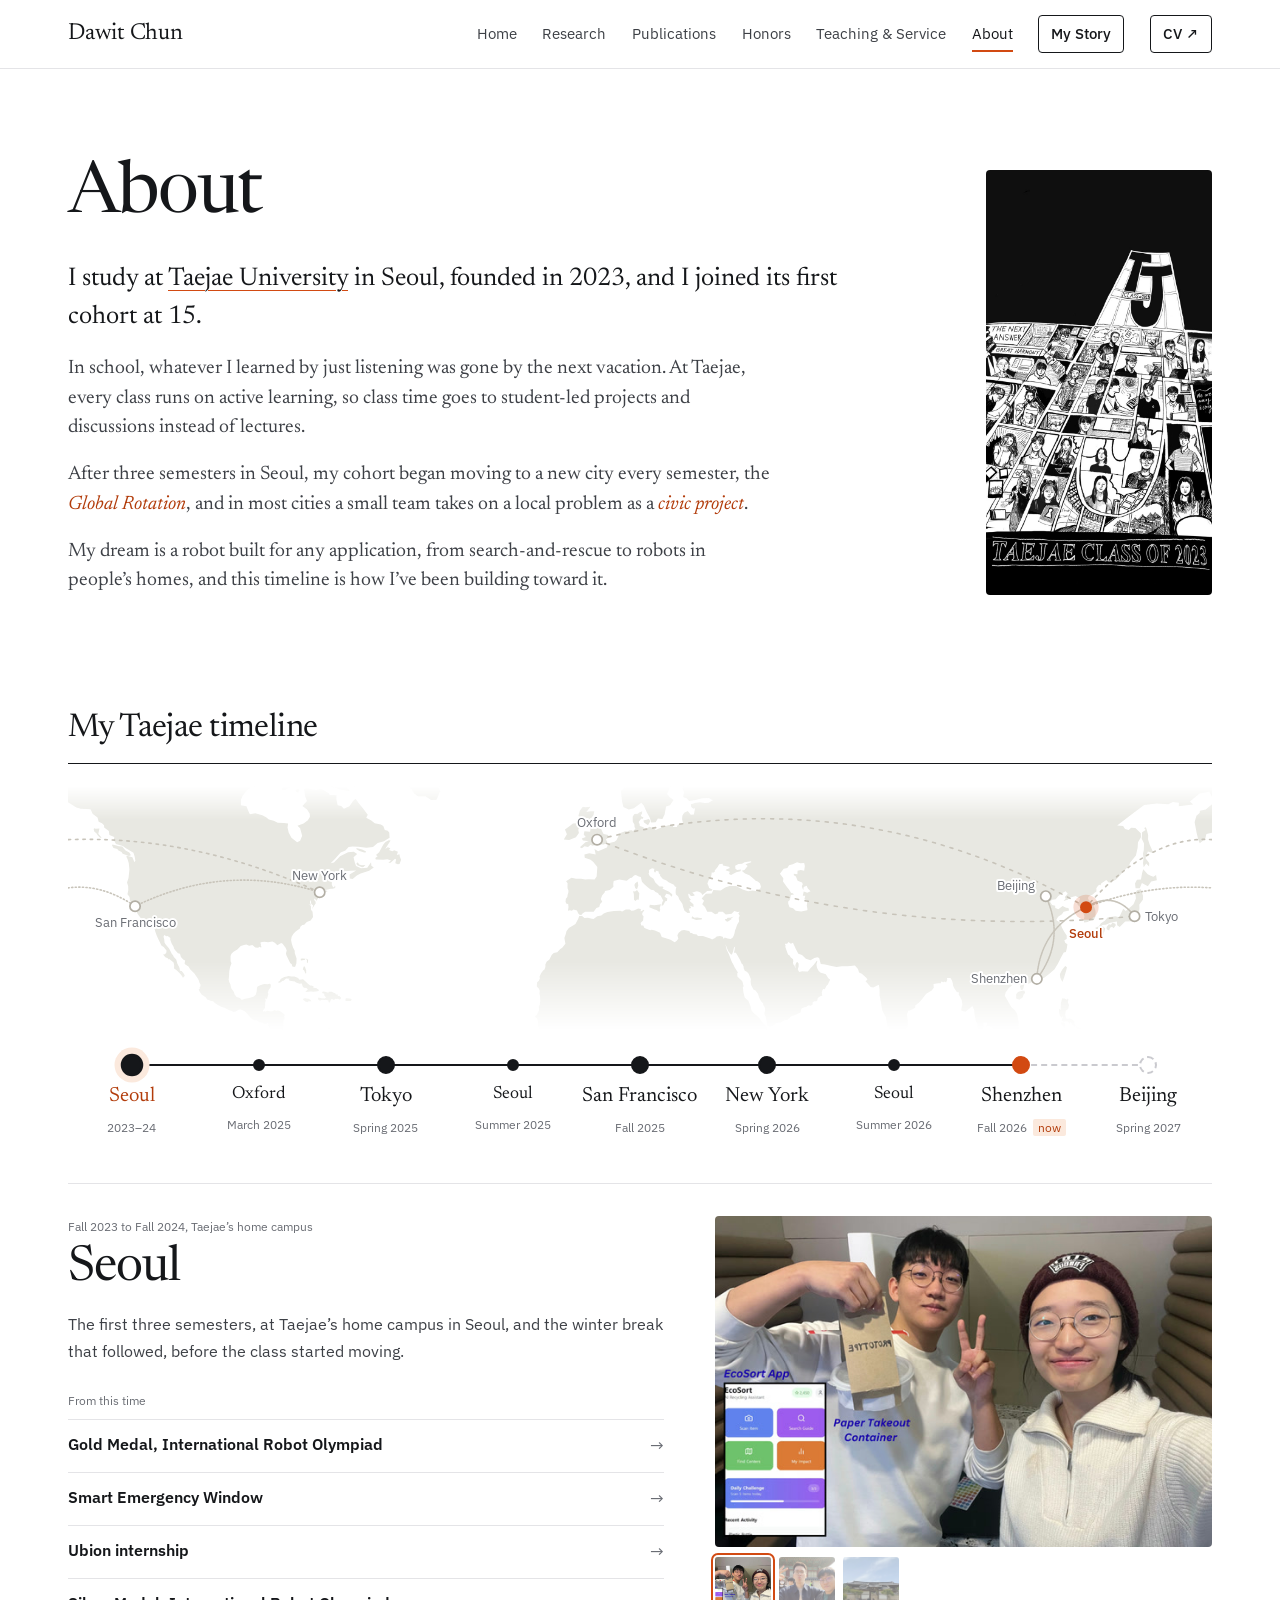
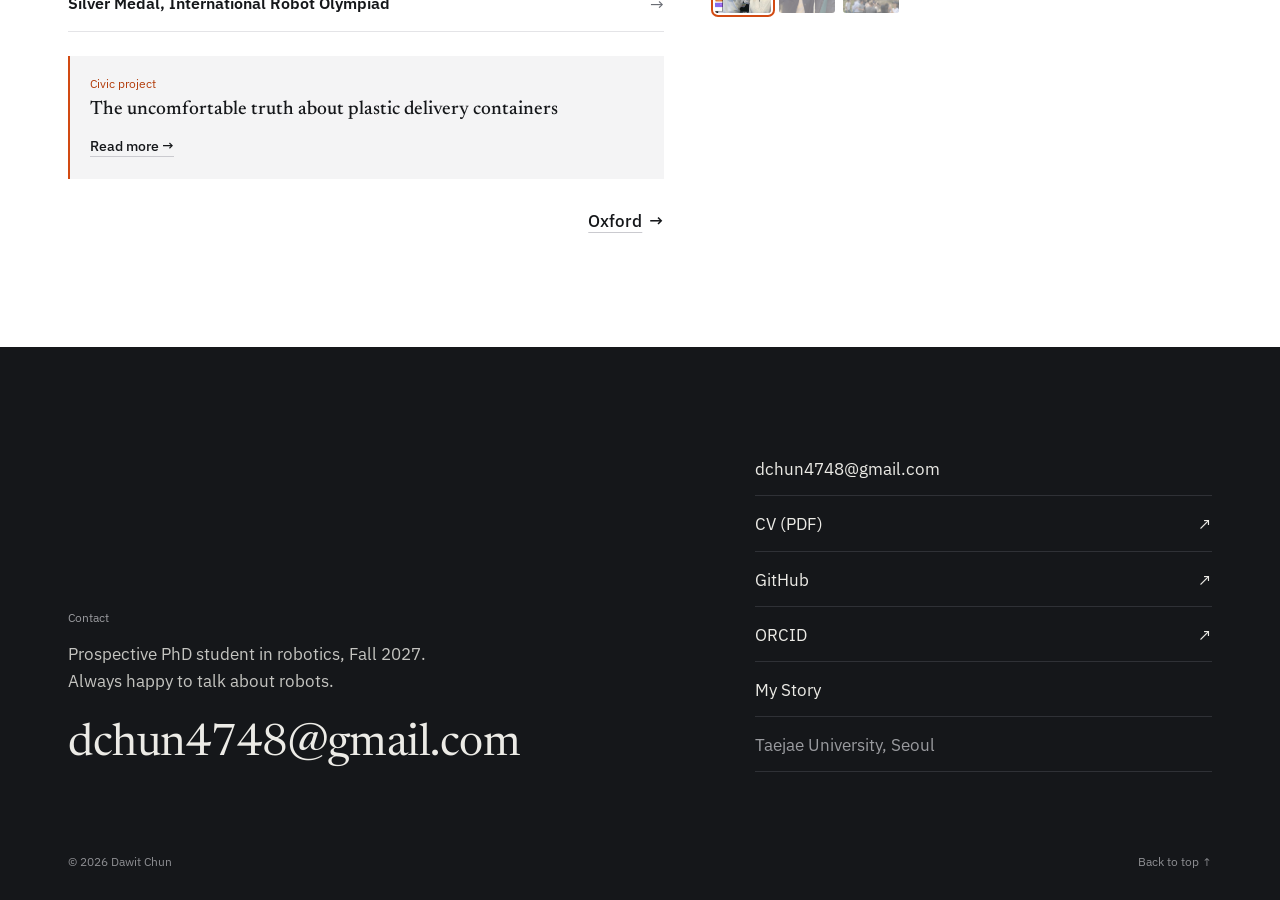
<file: journey.html>
<!DOCTYPE html>
<html lang="en">
<head>
  <meta charset="utf-8">
  <meta name="viewport" content="width=device-width, initial-scale=1">
  <title>About | Dawit Chun</title>
  <meta name="description" content="About Dawit Chun: joining Taejae University&#x27;s first cohort at 15, studying in a new city each semester, and a research internship at ROBOTIS.">
  <link rel="canonical" href="https://da-dawit.github.io/journey.html">
  <meta property="og:type" content="website">
  <meta property="og:site_name" content="Dawit Chun">
  <meta property="og:title" content="About | Dawit Chun">
  <meta property="og:description" content="About Dawit Chun: joining Taejae University&#x27;s first cohort at 15, studying in a new city each semester, and a research internship at ROBOTIS.">
  <meta property="og:url" content="https://da-dawit.github.io/journey.html">
  <meta property="og:image" content="https://da-dawit.github.io/assets/figures/home/portrait.jpg">
  <meta property="og:image:alt" content="Dawit Chun">
  <meta name="twitter:card" content="summary">
  <link rel="icon" href="assets/favicon.svg" type="image/svg+xml">
  <script>document.documentElement.classList.add('js')</script>
  <link rel="preconnect" href="https://fonts.googleapis.com">
  <link rel="preconnect" href="https://fonts.gstatic.com" crossorigin>
  <link rel="stylesheet" href="https://fonts.googleapis.com/css2?family=IBM+Plex+Mono:wght@400;500&family=IBM+Plex+Sans:ital,wght@0,400;0,500;0,600;1,400&family=Newsreader:ital,opsz,wght@0,6..72,300..600;1,6..72,300..600&display=swap">
  <link rel="stylesheet" href="assets/css/style.css?v=202611260100">
  <script src="assets/js/main.js?v=202611020200" defer></script>
</head>
<body id="top">
  <a class="skip-link" href="#main">Skip to content</a>

  <header class="site-header">
    <div class="container site-header__inner">
      <a class="brand" href="index.html">Dawit Chun</a>
      <button class="nav-toggle" type="button" aria-expanded="false" aria-controls="site-nav" aria-label="Open menu">
        <span class="nav-toggle__bar"></span>
        <span class="nav-toggle__bar"></span>
      </button>
      <nav class="nav" id="site-nav" aria-label="Primary">
        <ul class="nav__list">
          <li><a class="nav__link" href="index.html">Home</a></li>
          <li><a class="nav__link" href="research.html">Research</a></li>
          <li><a class="nav__link" href="publications.html">Publications</a></li>
          <li><a class="nav__link" href="honors.html">Honors</a></li>
          <li><a class="nav__link" href="teaching.html">Teaching &amp; Service</a></li>
          <li><a class="nav__link" href="journey.html" aria-current="page">About</a></li>
          <li><a class="nav__link nav__link--btn" href="story.html">My Story</a></li>
          <li><a class="nav__link nav__link--cv" href="assets/CV_DawitChun.pdf" target="_blank" rel="noopener">CV <span aria-hidden="true">↗</span></a></li>
        </ul>
      </nav>
    </div>
  </header>

  <main id="main">
    <section class="page-head">
      <div class="container">
        
        <div class="jr-head reveal">
        <div class="jr-headtext"><h1 class="display">About</h1><div class="jr-intro"><p class="jr-standfirst">I study at <a class="text-link" href="https://www.taejae.ac.kr" target="_blank" rel="noopener">Taejae University</a> in Seoul, founded in 2023, and I joined its first cohort at 15.</p><p class="jr-standfirst jr-standfirst--sub">In school, whatever I learned by just listening was gone by the next vacation. At Taejae, every class runs on active learning, so class time goes to student-led projects and discussions instead of lectures.</p><p class="jr-standfirst jr-standfirst--sub">After three semesters in Seoul, my cohort began moving to a new city every semester, the <em>Global Rotation</em>, and in most cities a small team takes on a local problem as a <em>civic project</em>.</p><p class="jr-standfirst jr-standfirst--sub">My dream is a robot built for any application, from search-and-rescue to robots in people’s homes, and this timeline is how I’ve been building toward it.</p></div></div>
        <figure class="jr-poster"><a href="assets/figures/journey/tj23.jpg" target="_blank" rel="noopener"><img src="assets/figures/journey/tj23.jpg" width="744" height="1400" alt="An illustrated poster of the Taejae Class of 2023, drawn as a comic of the class"></a></figure>
        </div>
      </div>
    </section>

    <section class="group group--tight" id="timeline">
      <div class="container">
        <header class="group__head reveal"><h2 class="h2">My Taejae timeline</h2></header>
        <div class="jr-route reveal" data-route>
          <div class="jr-map" aria-hidden="true"><div class="jr-map__scroll"><div class="jr-map__canvas"><img src="assets/images/world-strip.svg" alt="" width="1000" height="212"><svg viewBox="0 0 1000 212.5"><path class="jr-leg" data-leg="0" pathLength="1" d="M889.9 106.0 Q688.0 -9.0 462.5 46.9"/><path class="jr-leg" data-leg="1" pathLength="1" d="M462.5 46.9 Q689.4 136.7 932.3 113.8"/><path class="jr-leg" data-leg="2" pathLength="1" d="M932.3 113.8 Q914.6 90.8 889.9 106.0"/><path class="jr-leg" data-leg="3" pathLength="1" d="M889.9 106.0 Q945.0 85.1 1000 89.1 M0 89.1 Q29.3 85.1 58.6 105.1"/><path class="jr-leg" data-leg="4" pathLength="1" d="M58.6 105.1 Q136.9 66.7 220.0 92.9"/><path class="jr-leg" data-leg="5" pathLength="1" d="M220.0 92.9 Q110.0 42.9 0 46.9 M1000 46.9 Q945.0 42.9 889.9 106.0"/><path class="jr-leg" data-leg="6" pathLength="1" d="M889.9 106.0 Q849.6 124.4 846.9 168.6"/><path class="jr-leg is-planned" data-leg="7" pathLength="1" d="M846.9 168.6 Q872.5 134.8 854.7 96.3"/><g class="jr-pin" data-city="seoul"><circle class="jr-pin__halo" cx="889.9" cy="106.0" r="11"/><circle class="jr-pin__dot" cx="889.9" cy="106.0" r="4.5"/><text x="889.9" y="133.0" text-anchor="middle">Seoul</text></g><g class="jr-pin" data-city="beijing"><circle class="jr-pin__halo" cx="854.7" cy="96.3" r="11"/><circle class="jr-pin__dot" cx="854.7" cy="96.3" r="4.5"/><text x="845.7" y="91.3" text-anchor="end">Beijing</text></g><g class="jr-pin" data-city="tokyo"><circle class="jr-pin__halo" cx="932.3" cy="113.8" r="11"/><circle class="jr-pin__dot" cx="932.3" cy="113.8" r="4.5"/><text x="941.3" y="117.8" text-anchor="start">Tokyo</text></g><g class="jr-pin" data-city="shenzhen"><circle class="jr-pin__halo" cx="846.9" cy="168.6" r="11"/><circle class="jr-pin__dot" cx="846.9" cy="168.6" r="4.5"/><text x="837.9" y="172.6" text-anchor="end">Shenzhen</text></g><g class="jr-pin" data-city="san-francisco"><circle class="jr-pin__halo" cx="58.6" cy="105.1" r="11"/><circle class="jr-pin__dot" cx="58.6" cy="105.1" r="4.5"/><text x="58.6" y="123.1" text-anchor="middle">San Francisco</text></g><g class="jr-pin" data-city="new-york"><circle class="jr-pin__halo" cx="220.0" cy="92.9" r="11"/><circle class="jr-pin__dot" cx="220.0" cy="92.9" r="4.5"/><text x="220.0" y="81.9" text-anchor="middle">New York</text></g><g class="jr-pin" data-city="oxford"><circle class="jr-pin__halo" cx="462.5" cy="46.9" r="11"/><circle class="jr-pin__dot" cx="462.5" cy="46.9" r="4.5"/><text x="462.5" y="35.9" text-anchor="middle">Oxford</text></g><g class="jr-traveler" transform="translate(-40 -40)"><line class="jr-bot__ant" x1="0" y1="-21" x2="0" y2="-17.5"/><circle class="jr-bot__tip" cx="0" cy="-22.2" r="1.9"/><rect class="jr-bot__head" x="-7.5" y="-17.5" width="15" height="10.5" rx="3.2"/><rect class="jr-bot__visor" x="-4.4" y="-14.8" width="10.4" height="4.8" rx="2.4"/><circle class="jr-bot__eye" cx="-1.4" cy="-12.4" r="1.2"/><circle class="jr-bot__eye" cx="3.2" cy="-12.4" r="1.2"/><rect class="jr-bot__body" x="-5.5" y="-6.2" width="11" height="4.6" rx="1.8"/><circle class="jr-bot__wheel" cx="-3.2" cy="-.4" r="1.8"/><circle class="jr-bot__wheel" cx="3.2" cy="-.4" r="1.8"/></g></svg></div></div></div>
          <div class="jr-route__scroll">
            <ol class="jr-route__stops" role="tablist" aria-label="Taejae timeline" style="--n: 9; --now: 7">
<li class="jr-route__stop is-sem is-done"><button type="button" role="tab" id="tab-seoul-2023" aria-controls="seoul-2023" data-city="seoul" aria-selected="true" tabindex="0"><span class="jr-route__dot" aria-hidden="true"></span><span class="jr-route__city">Seoul</span><span class="jr-route__when">2023–24</span></button></li>
<li class="jr-route__stop is-trip is-done"><button type="button" role="tab" id="tab-oxford" aria-controls="oxford" data-city="oxford" aria-selected="false" tabindex="-1"><span class="jr-route__dot" aria-hidden="true"></span><span class="jr-route__city">Oxford</span><span class="jr-route__when">March 2025</span></button></li>
<li class="jr-route__stop is-sem is-done"><button type="button" role="tab" id="tab-tokyo" aria-controls="tokyo" data-city="tokyo" aria-selected="false" tabindex="-1"><span class="jr-route__dot" aria-hidden="true"></span><span class="jr-route__city">Tokyo</span><span class="jr-route__when">Spring 2025</span></button></li>
<li class="jr-route__stop is-interlude is-done"><button type="button" role="tab" id="tab-seoul-2025" aria-controls="seoul-2025" data-city="seoul" aria-selected="false" tabindex="-1"><span class="jr-route__dot" aria-hidden="true"></span><span class="jr-route__city">Seoul</span><span class="jr-route__when">Summer 2025</span></button></li>
<li class="jr-route__stop is-sem is-done"><button type="button" role="tab" id="tab-san-francisco" aria-controls="san-francisco" data-city="san-francisco" aria-selected="false" tabindex="-1"><span class="jr-route__dot" aria-hidden="true"></span><span class="jr-route__city">San Francisco</span><span class="jr-route__when">Fall 2025</span></button></li>
<li class="jr-route__stop is-sem is-done"><button type="button" role="tab" id="tab-new-york" aria-controls="new-york" data-city="new-york" aria-selected="false" tabindex="-1"><span class="jr-route__dot" aria-hidden="true"></span><span class="jr-route__city">New York</span><span class="jr-route__when">Spring 2026</span></button></li>
<li class="jr-route__stop is-interlude is-done"><button type="button" role="tab" id="tab-seoul-2026" aria-controls="seoul-2026" data-city="seoul" aria-selected="false" tabindex="-1"><span class="jr-route__dot" aria-hidden="true"></span><span class="jr-route__city">Seoul</span><span class="jr-route__when">Summer 2026</span></button></li>
<li class="jr-route__stop is-sem is-now"><button type="button" role="tab" id="tab-shenzhen" aria-controls="shenzhen" data-city="shenzhen" aria-selected="false" tabindex="-1"><span class="jr-route__dot" aria-hidden="true"></span><span class="jr-route__city">Shenzhen</span><span class="jr-route__when">Fall 2026</span></button></li>
<li class="jr-route__stop is-sem is-later"><button type="button" role="tab" id="tab-beijing" aria-controls="beijing" data-city="beijing" aria-selected="false" tabindex="-1"><span class="jr-route__dot" aria-hidden="true"></span><span class="jr-route__city">Beijing</span><span class="jr-route__when">Spring 2027</span></button></li>
            </ol>
          </div>
        <section class="jr-panel" id="seoul-2023" role="tabpanel" aria-labelledby="tab-seoul-2023" tabindex="-1">
          <div class="jr-panel__text">
            <p class="jr-panel__meta">Fall 2023 to Fall 2024, Taejae’s home campus</p>
            <h3 class="jr-panel__city">Seoul</h3>
            <p class="jr-text">The first three semesters, at Taejae’s home campus in Seoul, and the winter break that followed, before the class started moving.</p>
            <div class="jr-work"><p class="jr-work__h">From this time</p><ul><li><a href="honors.html#awards"><span class="jr-work__name">Gold Medal, International Robot Olympiad</span><span class="jr-work__go" aria-hidden="true">→</span></a></li><li><a href="research.html#smart-window"><span class="jr-work__name">Smart Emergency Window</span><span class="jr-work__go" aria-hidden="true">→</span></a></li><li><a href="research.html#deepco-car"><span class="jr-work__name">Ubion internship</span><span class="jr-work__go" aria-hidden="true">→</span></a></li><li><a href="honors.html#awards"><span class="jr-work__name">Silver Medal, International Robot Olympiad</span><span class="jr-work__go" aria-hidden="true">→</span></a></li></ul></div>
            <details class="jr-civic"><summary><span class="jr-civic__label">Civic project</span><span class="jr-civic__title">The uncomfortable truth about plastic delivery containers</span></summary><p>In a decade, Korea’s food delivery market grew nearly ninefold, from 334.7 billion won and 870,000 users in 2013 to about 3 trillion won and 25 million users in 2024. Around a million meals now arrive every day, each in a few plastic containers and a large order in twenty or thirty, while the plastic recycling rate has slipped since its 2017 peak of 57.5% and waste disposal costs the country nearly 23 trillion won a year. After surveying households on what happens to their delivery waste, my teammate and I built a prototype of a paper-based takeout container that cafés and restaurants could hand to customers in place of plastic, along with EcoSort, an app that identifies an item from a photo, shows how to dispose of it, and estimates its carbon footprint and roughly how much you have given back to the environment.</p></details>
            <div class="jr-nav"><a class="link-arrow jr-next" href="#oxford">Oxford</a></div>
          </div>
          <div class="jr-panel__media"><div class="jr-gallery" data-gallery><a class="jr-gallery__main" href="assets/figures/journey/seoul-2023/prototype-ecosort.jpg" target="_blank" rel="noopener"><img src="assets/figures/journey/seoul-2023/prototype-ecosort.jpg" width="576" height="432" loading="lazy" alt="Dawit and his teammate holding their paper takeout container prototype, with the EcoSort app screen inset" style="object-position: 50% 100%"></a><div class="jr-gallery__thumbs"><button type="button" class="jr-gallery__thumb" aria-pressed="true" aria-label="Show photo: Dawit and his teammate holding their paper takeout container prototype, with the EcoSort app screen inset" data-src="assets/figures/journey/seoul-2023/prototype-ecosort.jpg" data-w="576" data-h="432" data-alt="Dawit and his teammate holding their paper takeout container prototype, with the EcoSort app screen inset" data-pos="50% 100%"><img src="assets/figures/journey/seoul-2023/prototype-ecosort.jpg" alt="" loading="lazy"></button><button type="button" class="jr-gallery__thumb" aria-pressed="false" aria-label="Show photo: Dawit and a classmate at a palace in Seoul" data-src="assets/figures/journey/seoul-2023/palace.jpg" data-w="1400" data-h="1054" data-alt="Dawit and a classmate at a palace in Seoul"><img src="assets/figures/journey/seoul-2023/palace.jpg" alt="" loading="lazy"></button><button type="button" class="jr-gallery__thumb" aria-pressed="false" aria-label="Show photo: Taejae students on a field trip to a traditional Korean house" data-src="assets/figures/journey/seoul-2023/field-trip.jpg" data-w="1400" data-h="926" data-alt="Taejae students on a field trip to a traditional Korean house"><img src="assets/figures/journey/seoul-2023/field-trip.jpg" alt="" loading="lazy"></button></div></div></div>
        </section>
        <section class="jr-panel" id="oxford" role="tabpanel" aria-labelledby="tab-oxford" tabindex="-1">
          <div class="jr-panel__text">
            <p class="jr-panel__meta">March 24 to 29, 2025, Kellogg College, Oxford</p>
            <h3 class="jr-panel__city">Oxford</h3>
            <p class="jr-text">Before Japan, a week at Kellogg College, Oxford, as one of eight Taejae students in the Oxford-Stanford-Taejae Fellowship. The Sustainability Changemakers UK programme, led by Stanford’s William Barnett, looked at sustainability through finance, law, ethics, and AI. In London we visited Chatham House, the King’s Foundation, the London Stock Exchange for green finance, and <em>The Economist</em>; back in Oxford came talks on climate litigation, carbon measurement, green supply chains, and the energy transition.</p><div class="jr-links"><a class="pill-link" href="https://canva.link/3250t8h9bipmolb" target="_blank" rel="noopener">Video from the week</a></div>
            <div class="jr-work"><p class="jr-work__h">From this time</p><ul><li><a href="honors.html#fellowships"><span class="jr-work__name">Oxford-Stanford-Taejae Fellowship</span><span class="jr-work__go" aria-hidden="true">→</span></a></li><li><a href="publications.html#books"><span class="jr-work__name">Youth Conversations on Sustainable Development</span><span class="jr-work__go" aria-hidden="true">→</span></a></li></ul></div>
            
            <div class="jr-nav"><a class="link-arrow jr-prev" href="#seoul-2023">Seoul</a><a class="link-arrow jr-next" href="#tokyo">Tokyo</a></div>
          </div>
          <div class="jr-panel__media"><div class="jr-gallery" data-gallery><a class="jr-gallery__main" href="assets/figures/journey/oxford/oxford-group.jpg" target="_blank" rel="noopener"><img src="assets/figures/journey/oxford/oxford-group.jpg" width="1400" height="788" loading="lazy" alt="The Taejae group in Oxford"></a><div class="jr-gallery__thumbs"><button type="button" class="jr-gallery__thumb" aria-pressed="true" aria-label="Show photo: The Taejae group in Oxford" data-src="assets/figures/journey/oxford/oxford-group.jpg" data-w="1400" data-h="788" data-alt="The Taejae group in Oxford"><img src="assets/figures/journey/oxford/oxford-group.jpg" alt="" loading="lazy"></button><button type="button" class="jr-gallery__thumb" aria-pressed="false" aria-label="Show photo: Taejae students in a seminar during the fellowship" data-src="assets/figures/journey/oxford/seminar.jpg" data-w="1400" data-h="646" data-alt="Taejae students in a seminar during the fellowship"><img src="assets/figures/journey/oxford/seminar.jpg" alt="" loading="lazy"></button><button type="button" class="jr-gallery__thumb" aria-pressed="false" aria-label="Show photo: Taejae students on a street in Oxford" data-src="assets/figures/journey/oxford/oxford-street.jpg" data-w="1400" data-h="1050" data-alt="Taejae students on a street in Oxford"><img src="assets/figures/journey/oxford/oxford-street.jpg" alt="" loading="lazy"></button><button type="button" class="jr-gallery__thumb" aria-pressed="false" aria-label="Show photo: Dawit and a classmate in suits at a stock exchange in London" data-src="assets/figures/journey/oxford/london.jpg" data-w="820" data-h="1270" data-alt="Dawit and a classmate in suits at a stock exchange in London"><img src="assets/figures/journey/oxford/london.jpg" alt="" loading="lazy"></button><button type="button" class="jr-gallery__thumb" aria-pressed="false" aria-label="Show photo: Dawit in a park in London" data-src="assets/figures/journey/oxford/park.jpg" data-w="1400" data-h="1050" data-alt="Dawit in a park in London"><img src="assets/figures/journey/oxford/park.jpg" alt="" loading="lazy"></button><button type="button" class="jr-gallery__thumb" aria-pressed="false" aria-label="Show photo: The Sustainability Changemakers UK 2025 schedule: a week of sessions at Kellogg College and in London, with Chatham House, the London Stock Exchange, The Economist, and Stanford" data-src="assets/figures/journey/oxford/schedule.jpg" data-w="1446" data-h="924" data-alt="The Sustainability Changemakers UK 2025 schedule: a week of sessions at Kellogg College and in London, with Chatham House, the London Stock Exchange, The Economist, and Stanford"><img src="assets/figures/journey/oxford/schedule.jpg" alt="" loading="lazy"></button></div></div></div>
        </section>
        <section class="jr-panel" id="tokyo" role="tabpanel" aria-labelledby="tab-tokyo" tabindex="-1">
          <div class="jr-panel__text">
            <p class="jr-panel__meta">Spring 2025, Kanda University of International Studies, Chiba</p>
            <h3 class="jr-panel__city">Tokyo</h3>
            <p class="jr-text">Our first semester abroad. We lived in Taejae’s student residence outside Tokyo and studied alongside students at Kanda University of International Studies, with field trips to university labs and to the Japan Energy Summit at Tokyo Big Sight.</p><p class="jr-text">In April, I took the train to Yokohama to present Watch-Out at CHI 2025.</p>
            <div class="jr-work"><p class="jr-work__h">From this time</p><ul><li><a href="research.html#watch-out"><span class="jr-work__name">Watch-Out</span><span class="jr-work__go" aria-hidden="true">→</span></a></li></ul></div>
            <details class="jr-civic"><summary><span class="jr-civic__label">Civic project</span><span class="jr-civic__title">Can vertical space be socialized like horizontal space?</span></summary><p>After the 2011 Great East Japan Earthquake, over 60% of evacuees lived not in prefabricated temporary housing but in privately rented apartments, the <em>minashi kasetsu</em>, placed among strangers with no shared space and at risk of isolation and <em>kodokushi</em>, dying alone. Drawing on research that social capital predicts recovery better than economic aid, my teammate and I asked how design could rebuild it without changing the buildings. We proposed a first-floor common space such as a preschool, flea markets in unused space, public gardening that gives neighbors a shared duty, and decorated doors and status lights that let people notice one another.</p></details>
            <div class="jr-nav"><a class="link-arrow jr-prev" href="#oxford">Oxford</a><a class="link-arrow jr-next" href="#seoul-2025">Seoul, summer 2025</a></div>
          </div>
          <div class="jr-panel__media"><div class="jr-gallery" data-gallery><a class="jr-gallery__main" href="assets/figures/journey/tokyo/group.jpg" target="_blank" rel="noopener"><img src="assets/figures/journey/tokyo/group.jpg" width="1400" height="790" loading="lazy" alt="The class and faculty in Japan, with photographs and civic project posters on display"></a><div class="jr-gallery__thumbs"><button type="button" class="jr-gallery__thumb" aria-pressed="true" aria-label="Show photo: The class and faculty in Japan, with photographs and civic project posters on display" data-src="assets/figures/journey/tokyo/group.jpg" data-w="1400" data-h="790" data-alt="The class and faculty in Japan, with photographs and civic project posters on display"><img src="assets/figures/journey/tokyo/group.jpg" alt="" loading="lazy"></button><button type="button" class="jr-gallery__thumb" aria-pressed="false" aria-label="Show photo: Four classmates sitting by the water in Yokohama, with the Bay Bridge behind them" data-src="assets/figures/journey/tokyo/yokohama.jpg" data-w="1400" data-h="674" data-alt="Four classmates sitting by the water in Yokohama, with the Bay Bridge behind them"><img src="assets/figures/journey/tokyo/yokohama.jpg" alt="" loading="lazy"></button><button type="button" class="jr-gallery__thumb" aria-pressed="false" aria-label="Show photo: A paper talk at CHI 2025 in Yokohama" data-src="assets/figures/journey/tokyo/chi-talk.jpg" data-w="1400" data-h="941" data-alt="A paper talk at CHI 2025 in Yokohama"><img src="assets/figures/journey/tokyo/chi-talk.jpg" alt="" loading="lazy"></button><button type="button" class="jr-gallery__thumb" aria-pressed="false" aria-label="Show photo: Dawit in a yukata at a shrine at night" data-src="assets/figures/journey/tokyo/yukata.jpg" data-w="1400" data-h="1050" data-alt="Dawit in a yukata at a shrine at night"><img src="assets/figures/journey/tokyo/yukata.jpg" alt="" loading="lazy"></button><button type="button" class="jr-gallery__thumb" aria-pressed="false" aria-label="Show photo: Dawit under a row of red torii gates" data-src="assets/figures/journey/tokyo/torii.jpg" data-w="1122" data-h="1042" data-alt="Dawit under a row of red torii gates"><img src="assets/figures/journey/tokyo/torii.jpg" alt="" loading="lazy"></button><button type="button" class="jr-gallery__thumb" aria-pressed="false" aria-label="Show photo: Dawit and a classmate at an observation deck above the bay" data-src="assets/figures/journey/tokyo/observation-deck.jpg" data-w="1122" data-h="824" data-alt="Dawit and a classmate at an observation deck above the bay"><img src="assets/figures/journey/tokyo/observation-deck.jpg" alt="" loading="lazy"></button><button type="button" class="jr-gallery__thumb" aria-pressed="false" aria-label="Show photo: Dawit at the Japan Energy Summit and Exhibition" data-src="assets/figures/journey/tokyo/energy-summit.jpg" data-w="1400" data-h="816" data-alt="Dawit at the Japan Energy Summit and Exhibition"><img src="assets/figures/journey/tokyo/energy-summit.jpg" alt="" loading="lazy"></button><button type="button" class="jr-gallery__thumb" aria-pressed="false" aria-label="Show photo: At a booth at the Japan Energy Summit, Tokyo Big Sight" data-src="assets/figures/journey/tokyo/big-sight.jpg" data-w="1400" data-h="1050" data-alt="At a booth at the Japan Energy Summit, Tokyo Big Sight"><img src="assets/figures/journey/tokyo/big-sight.jpg" alt="" loading="lazy"></button><button type="button" class="jr-gallery__thumb" aria-pressed="false" aria-label="Show photo: Talking with an exhibitor at the Japan Energy Summit" data-src="assets/figures/journey/tokyo/big-sight-2.jpg" data-w="1050" data-h="1400" data-alt="Talking with an exhibitor at the Japan Energy Summit"><img src="assets/figures/journey/tokyo/big-sight-2.jpg" alt="" loading="lazy"></button><button type="button" class="jr-gallery__thumb" aria-pressed="false" aria-label="Show photo: A glove box in a university lab, during a lab tour" data-src="assets/figures/journey/tokyo/lab-tour.jpg" data-w="1108" data-h="1190" data-alt="A glove box in a university lab, during a lab tour"><img src="assets/figures/journey/tokyo/lab-tour.jpg" alt="" loading="lazy"></button><button type="button" class="jr-gallery__thumb" aria-pressed="false" aria-label="Show photo: With researchers on a university lab visit" data-src="assets/figures/journey/tokyo/lab-visit.jpg" data-w="702" data-h="898" data-alt="With researchers on a university lab visit"><img src="assets/figures/journey/tokyo/lab-visit.jpg" alt="" loading="lazy"></button><button type="button" class="jr-gallery__thumb" aria-pressed="false" aria-label="Show photo: A rugged mobile robot on display at an exhibition" data-src="assets/figures/journey/tokyo/robot.jpg" data-w="1102" data-h="1164" data-alt="A rugged mobile robot on display at an exhibition"><img src="assets/figures/journey/tokyo/robot.jpg" alt="" loading="lazy"></button></div></div></div>
        </section>
        <section class="jr-panel" id="seoul-2025" role="tabpanel" aria-labelledby="tab-seoul-2025" tabindex="-1">
          <div class="jr-panel__text">
            <p class="jr-panel__meta">Summer 2025, between rotations</p>
            <h3 class="jr-panel__city">Seoul <span class="jr-panel__season">summer 2025</span></h3>
            <p class="jr-text">Back in Seoul between Japan and San Francisco. In August, a teammate and I won the Oxford-Stanford-Taejae AI-Powered Sustainability Policy Debate, presented our work to the Deputy Prime Minister, and gave the $2,000 prize to WWF Korea.</p>
            <div class="jr-work"><p class="jr-work__h">From this time</p><ul><li><a href="honors.html#awards"><span class="jr-work__name">AI-Powered Sustainability Policy Debate</span><span class="jr-work__go" aria-hidden="true">→</span></a></li><li><a href="research.html#deepco-board"><span class="jr-work__name">Ubion internship</span><span class="jr-work__go" aria-hidden="true">→</span></a></li><li><a href="honors.html#fellowships"><span class="jr-work__name">DYROS Robotics Bootcamp</span><span class="jr-work__go" aria-hidden="true">→</span></a></li></ul></div>
            
            <div class="jr-nav"><a class="link-arrow jr-prev" href="#tokyo">Tokyo</a><a class="link-arrow jr-next" href="#san-francisco">San Francisco</a></div>
          </div>
          <div class="jr-panel__media"><div class="jr-gallery" data-gallery><a class="jr-gallery__main" href="assets/figures/journey/seoul-2025/ceremony.jpg" target="_blank" rel="noopener"><img src="assets/figures/journey/seoul-2025/ceremony.jpg" width="1400" height="1050" loading="lazy" alt="The finalists and judges on stage at the debate’s award ceremony"></a><div class="jr-gallery__thumbs"><button type="button" class="jr-gallery__thumb" aria-pressed="true" aria-label="Show photo: The finalists and judges on stage at the debate’s award ceremony" data-src="assets/figures/journey/seoul-2025/ceremony.jpg" data-w="1400" data-h="1050" data-alt="The finalists and judges on stage at the debate’s award ceremony"><img src="assets/figures/journey/seoul-2025/ceremony.jpg" alt="" loading="lazy"></button><button type="button" class="jr-gallery__thumb" aria-pressed="false" aria-label="Show photo: Dawit presenting his team’s case on stage at the AI-Powered Sustainability Policy Debate" data-src="assets/figures/journey/seoul-2025/presenting.jpg" data-w="1081" data-h="1440" data-alt="Dawit presenting his team’s case on stage at the AI-Powered Sustainability Policy Debate" data-pos="50% 62%"><img src="assets/figures/journey/seoul-2025/presenting.jpg" alt="" loading="lazy"></button><button type="button" class="jr-gallery__thumb" aria-pressed="false" aria-label="Show photo: The $2,000 winner’s board and the team’s certificates" data-src="assets/figures/journey/seoul-2025/winner.jpg" data-w="1081" data-h="1440" data-alt="The $2,000 winner’s board and the team’s certificates" data-pos="50% 45%"><img src="assets/figures/journey/seoul-2025/winner.jpg" alt="" loading="lazy"></button><button type="button" class="jr-gallery__thumb" aria-pressed="false" aria-label="Show photo: Dawit and his teammate at WWF Korea with the debate prize" data-src="assets/figures/journey/seoul-2025/wwf.jpg" data-w="1100" data-h="824" data-alt="Dawit and his teammate at WWF Korea with the debate prize"><img src="assets/figures/journey/seoul-2025/wwf.jpg" alt="" loading="lazy"></button><button type="button" class="jr-gallery__thumb" aria-pressed="false" aria-label="Show photo: Dawit at a meeting table with officials, presenting the team’s policy work" data-src="assets/figures/journey/seoul-2025/meeting.jpg" data-w="640" data-h="442" data-alt="Dawit at a meeting table with officials, presenting the team’s policy work"><img src="assets/figures/journey/seoul-2025/meeting.jpg" alt="" loading="lazy"></button><button type="button" class="jr-gallery__thumb" aria-pressed="false" aria-label="Show photo: Dawit demonstrating the DeepCo smart-home demo at the Ubion booth, controlling it from a phone app" data-src="assets/figures/journey/seoul-2025/ubion-booth.jpg" data-w="1206" data-h="804" data-alt="Dawit demonstrating the DeepCo smart-home demo at the Ubion booth, controlling it from a phone app"><img src="assets/figures/journey/seoul-2025/ubion-booth.jpg" alt="" loading="lazy"></button></div></div></div>
        </section>
        <section class="jr-panel" id="san-francisco" role="tabpanel" aria-labelledby="tab-san-francisco" tabindex="-1">
          <div class="jr-panel__text">
            <p class="jr-panel__meta">Fall 2025, University of San Francisco</p>
            <h3 class="jr-panel__city">San Francisco</h3>
            <p class="jr-text">We were visiting students at the University of San Francisco and lived on its campus. I took Intro to Digital Electronics and Silicon Valley Immersion, with field trips to Prof. Welander’s lab at Stanford, Prof. Ken Goldberg’s lab at UC Berkeley, Intuitive, and Plug and Play. As vice student body president, I organized our events, from city visits to picnics.</p>
            <div class="jr-work"><p class="jr-work__h">From this time</p><ul><li><a href="teaching.html#teaching"><span class="jr-work__name">Teaching assistant, NS200 Physics</span><span class="jr-work__go" aria-hidden="true">→</span></a></li><li><a href="research.html#pdpm"><span class="jr-work__name">PDPM</span><span class="jr-work__go" aria-hidden="true">→</span></a></li><li><a href="research.html#iphoneme"><span class="jr-work__name">iPhoneme</span><span class="jr-work__go" aria-hidden="true">→</span></a></li></ul></div>
            <details class="jr-civic"><summary><span class="jr-civic__label">Civic project</span><span class="jr-civic__title">Redesigning brain-tech: EEG from the hospital to the home</span></summary><p>San Francisco leads the world in brain-computer interfaces, yet to most people the technology feels like surveillance or a toy for the elite. Through seven interviews and four site visits, including conversations with Ken Goldberg at UC Berkeley and William Bosl at USF, I looked at why EEG stays in hospitals, and proposed four ways to bring it home: a web pipeline for real-time visualization, co-design workshops with citizens, low-cost maker toolkits for students, and pilots in San Francisco schools and public spaces.</p></details>
            <div class="jr-nav"><a class="link-arrow jr-prev" href="#seoul-2025">Seoul, summer 2025</a><a class="link-arrow jr-next" href="#new-york">New York</a></div>
          </div>
          <div class="jr-panel__media"><div class="jr-gallery" data-gallery><a class="jr-gallery__main" href="assets/figures/journey/san-francisco/usf.jpg" target="_blank" rel="noopener"><img src="assets/figures/journey/san-francisco/usf.jpg" width="1104" height="772" loading="lazy" alt="Dawit receiving a certificate at the University of San Francisco"></a><video class="jr-gallery__video" hidden muted loop playsinline controls preload="none"></video><div class="jr-gallery__thumbs"><button type="button" class="jr-gallery__thumb" aria-pressed="true" aria-label="Show photo: Dawit receiving a certificate at the University of San Francisco" data-src="assets/figures/journey/san-francisco/usf.jpg" data-w="1104" data-h="772" data-alt="Dawit receiving a certificate at the University of San Francisco"><img src="assets/figures/journey/san-francisco/usf.jpg" alt="" loading="lazy"></button><button type="button" class="jr-gallery__thumb is-video" aria-pressed="false" aria-label="Show video: Testing a circuit on a digital trainer in Intro to Digital Electronics" data-src="assets/figures/journey/san-francisco/digital-lab-poster.jpg" data-w="540" data-h="960" data-alt="Testing a circuit on a digital trainer in Intro to Digital Electronics" data-video="assets/figures/journey/san-francisco/digital-lab.mp4"><img src="assets/figures/journey/san-francisco/digital-lab-poster.jpg" alt="" loading="lazy"></button><button type="button" class="jr-gallery__thumb" aria-pressed="false" aria-label="Show photo: A breadboard circuit wired on a digital trainer" data-src="assets/figures/journey/san-francisco/breadboard.jpg" data-w="954" data-h="1400" data-alt="A breadboard circuit wired on a digital trainer"><img src="assets/figures/journey/san-francisco/breadboard.jpg" alt="" loading="lazy"></button><button type="button" class="jr-gallery__thumb" aria-pressed="false" aria-label="Show photo: A processor datapath drawn by hand in a USF engineering lecture" data-src="assets/figures/journey/san-francisco/datapath-lecture.jpg" data-w="1050" data-h="1400" data-alt="A processor datapath drawn by hand in a USF engineering lecture"><img src="assets/figures/journey/san-francisco/datapath-lecture.jpg" alt="" loading="lazy"></button><button type="button" class="jr-gallery__thumb is-video" aria-pressed="false" aria-label="Show video: A lab design running on an FPGA board" data-src="assets/figures/journey/san-francisco/fpga-lab-poster.jpg" data-w="540" data-h="960" data-alt="A lab design running on an FPGA board" data-video="assets/figures/journey/san-francisco/fpga-lab.mp4"><img src="assets/figures/journey/san-francisco/fpga-lab-poster.jpg" alt="" loading="lazy"></button><button type="button" class="jr-gallery__thumb" aria-pressed="false" aria-label="Show photo: Prof. Ken Goldberg's talk on Good Old-Fashioned Engineering, on a field trip to UC Berkeley" data-src="assets/figures/journey/san-francisco/berkeley-gofe.jpg" data-w="1050" data-h="1400" data-alt="Prof. Ken Goldberg's talk on Good Old-Fashioned Engineering, on a field trip to UC Berkeley"><img src="assets/figures/journey/san-francisco/berkeley-gofe.jpg" alt="" loading="lazy"></button><button type="button" class="jr-gallery__thumb" aria-pressed="false" aria-label="Show photo: A field trip to Prof. Welander's lab at Stanford" data-src="assets/figures/journey/san-francisco/stanford-talk.jpg" data-w="1400" data-h="1050" data-alt="A field trip to Prof. Welander's lab at Stanford"><img src="assets/figures/journey/san-francisco/stanford-talk.jpg" alt="" loading="lazy"></button><button type="button" class="jr-gallery__thumb" aria-pressed="false" aria-label="Show photo: A da Vinci surgical robot, on a field trip to Intuitive in Sunnyvale" data-src="assets/figures/journey/san-francisco/davinci.jpg" data-w="1050" data-h="1400" data-alt="A da Vinci surgical robot, on a field trip to Intuitive in Sunnyvale"><img src="assets/figures/journey/san-francisco/davinci.jpg" alt="" loading="lazy"></button><button type="button" class="jr-gallery__thumb" aria-pressed="false" aria-label="Show photo: Taejae classmates on a beach in San Francisco" data-src="assets/figures/journey/san-francisco/class-beach.jpg" data-w="1400" data-h="1050" data-alt="Taejae classmates on a beach in San Francisco"><img src="assets/figures/journey/san-francisco/class-beach.jpg" alt="" loading="lazy"></button><button type="button" class="jr-gallery__thumb" aria-pressed="false" aria-label="Show photo: Classmates on a San Francisco street" data-src="assets/figures/journey/san-francisco/street.jpg" data-w="1400" data-h="1050" data-alt="Classmates on a San Francisco street"><img src="assets/figures/journey/san-francisco/street.jpg" alt="" loading="lazy"></button><button type="button" class="jr-gallery__thumb" aria-pressed="false" aria-label="Show photo: Dinner with classmates in San Francisco" data-src="assets/figures/journey/san-francisco/dinner.jpg" data-w="1400" data-h="1050" data-alt="Dinner with classmates in San Francisco"><img src="assets/figures/journey/san-francisco/dinner.jpg" alt="" loading="lazy"></button><button type="button" class="jr-gallery__thumb" aria-pressed="false" aria-label="Show photo: A Boston Dynamics Spot robot during a lab visit" data-src="assets/figures/journey/san-francisco/spot.jpg" data-w="1132" data-h="1128" data-alt="A Boston Dynamics Spot robot during a lab visit"><img src="assets/figures/journey/san-francisco/spot.jpg" alt="" loading="lazy"></button><button type="button" class="jr-gallery__thumb" aria-pressed="false" aria-label="Show photo: Dawit and friends on a beach in San Francisco" data-src="assets/figures/journey/san-francisco/beach.jpg" data-w="1400" data-h="1050" data-alt="Dawit and friends on a beach in San Francisco"><img src="assets/figures/journey/san-francisco/beach.jpg" alt="" loading="lazy"></button><button type="button" class="jr-gallery__thumb" aria-pressed="false" aria-label="Show photo: Dawit and a classmate in a lecture hall" data-src="assets/figures/journey/san-francisco/lecture.jpg" data-w="1400" data-h="982" data-alt="Dawit and a classmate in a lecture hall"><img src="assets/figures/journey/san-francisco/lecture.jpg" alt="" loading="lazy"></button></div></div></div>
        </section>
        <section class="jr-panel" id="new-york" role="tabpanel" aria-labelledby="tab-new-york" tabindex="-1">
          <div class="jr-panel__text">
            <p class="jr-panel__meta">Spring 2026, Pace University</p>
            <h3 class="jr-panel__city">New York</h3>
            <p class="jr-text">We studied at Pace University in Lower Manhattan, where I took Artificial Intelligence and US History, and lived in a shared residence a few subway stops away.</p><p class="jr-text">New York was also where PDPM, the processor idea I had been building, needed to become a paper. I wanted a professor who could help me write it and check the technical details, so I kept traveling to Boston and Washington, D.C., to find one. I met Prof. Hanseok Ko at the Catholic University of America, and then Prof. Minhee Jun, who became my co-author on the paper.</p>
            <div class="jr-work"><p class="jr-work__h">From this time</p><ul><li><a href="teaching.html#teaching"><span class="jr-work__name">Teaching assistant, XD221 Quantitative Thinking</span><span class="jr-work__go" aria-hidden="true">→</span></a></li><li><a href="research.html#iphoneme"><span class="jr-work__name">iPhoneme</span><span class="jr-work__go" aria-hidden="true">→</span></a></li><li><a href="research.html#pdpm"><span class="jr-work__name">PDPM</span><span class="jr-work__go" aria-hidden="true">→</span></a></li></ul></div>
            
            <div class="jr-nav"><a class="link-arrow jr-prev" href="#san-francisco">San Francisco</a><a class="link-arrow jr-next" href="#seoul-2026">Seoul, summer 2026</a></div>
          </div>
          <div class="jr-panel__media"><div class="jr-gallery" data-gallery><a class="jr-gallery__main" href="assets/figures/journey/new-york/skyline-court.jpg" target="_blank" rel="noopener"><img src="assets/figures/journey/new-york/skyline-court.jpg" width="1400" height="1050" loading="lazy" alt="Taejae students on a basketball court with the Manhattan skyline behind them"></a><video class="jr-gallery__video" hidden muted loop playsinline controls preload="none"></video><div class="jr-gallery__thumbs"><button type="button" class="jr-gallery__thumb" aria-pressed="true" aria-label="Show photo: Taejae students on a basketball court with the Manhattan skyline behind them" data-src="assets/figures/journey/new-york/skyline-court.jpg" data-w="1400" data-h="1050" data-alt="Taejae students on a basketball court with the Manhattan skyline behind them"><img src="assets/figures/journey/new-york/skyline-court.jpg" alt="" loading="lazy"></button><button type="button" class="jr-gallery__thumb" aria-pressed="false" aria-label="Show photo: Washington Crossing the Delaware at the Metropolitan Museum of Art" data-src="assets/figures/journey/new-york/met-delaware.jpg" data-w="1400" data-h="1050" data-alt="Washington Crossing the Delaware at the Metropolitan Museum of Art"><img src="assets/figures/journey/new-york/met-delaware.jpg" alt="" loading="lazy"></button><button type="button" class="jr-gallery__thumb" aria-pressed="false" aria-label="Show photo: A jazz trio playing in the lobby of the Museum of Modern Art" data-src="assets/figures/journey/new-york/moma-jazz.jpg" data-w="1050" data-h="1400" data-alt="A jazz trio playing in the lobby of the Museum of Modern Art"><img src="assets/figures/journey/new-york/moma-jazz.jpg" alt="" loading="lazy"></button><button type="button" class="jr-gallery__thumb" aria-pressed="false" aria-label="Show photo: A chip layout projected during a lecture in New York" data-src="assets/figures/journey/new-york/chip-layout.jpg" data-w="1050" data-h="1400" data-alt="A chip layout projected during a lecture in New York"><img src="assets/figures/journey/new-york/chip-layout.jpg" alt="" loading="lazy"></button><button type="button" class="jr-gallery__thumb" aria-pressed="false" aria-label="Show photo: The Great Dome of MIT, on a trip to Boston to find a professor for PDPM" data-src="assets/figures/journey/new-york/mit-dome.jpg" data-w="1050" data-h="1400" data-alt="The Great Dome of MIT, on a trip to Boston to find a professor for PDPM"><img src="assets/figures/journey/new-york/mit-dome.jpg" alt="" loading="lazy"></button><button type="button" class="jr-gallery__thumb" aria-pressed="false" aria-label="Show photo: The MIT campus after snow, on the same trip to Boston" data-src="assets/figures/journey/new-york/mit-glass.jpg" data-w="1400" data-h="1050" data-alt="The MIT campus after snow, on the same trip to Boston"><img src="assets/figures/journey/new-york/mit-glass.jpg" alt="" loading="lazy"></button><button type="button" class="jr-gallery__thumb" aria-pressed="false" aria-label="Show photo: The Basilica of the National Shrine, next to the Catholic University of America in Washington, D.C., where I found my PDPM co-author" data-src="assets/figures/journey/new-york/dc-basilica.jpg" data-w="1050" data-h="1400" data-alt="The Basilica of the National Shrine, next to the Catholic University of America in Washington, D.C., where I found my PDPM co-author"><img src="assets/figures/journey/new-york/dc-basilica.jpg" alt="" loading="lazy"></button><button type="button" class="jr-gallery__thumb" aria-pressed="false" aria-label="Show photo: Rockets at the National Air and Space Museum, on a trip to Washington, D.C." data-src="assets/figures/journey/new-york/air-space-rockets.jpg" data-w="1050" data-h="1400" data-alt="Rockets at the National Air and Space Museum, on a trip to Washington, D.C."><img src="assets/figures/journey/new-york/air-space-rockets.jpg" alt="" loading="lazy"></button><button type="button" class="jr-gallery__thumb" aria-pressed="false" aria-label="Show photo: The NASA X-43A scramjet at the National Air and Space Museum in Washington, D.C." data-src="assets/figures/journey/new-york/air-space-x43a.jpg" data-w="1050" data-h="1400" data-alt="The NASA X-43A scramjet at the National Air and Space Museum in Washington, D.C."><img src="assets/figures/journey/new-york/air-space-x43a.jpg" alt="" loading="lazy"></button><button type="button" class="jr-gallery__thumb" aria-pressed="false" aria-label="Show photo: Inside an airliner cockpit at the National Air and Space Museum in Washington, D.C." data-src="assets/figures/journey/new-york/air-space-cockpit.jpg" data-w="1050" data-h="1400" data-alt="Inside an airliner cockpit at the National Air and Space Museum in Washington, D.C."><img src="assets/figures/journey/new-york/air-space-cockpit.jpg" alt="" loading="lazy"></button><button type="button" class="jr-gallery__thumb" aria-pressed="false" aria-label="Show photo: Taking a break outside with friends" data-src="assets/figures/journey/new-york/friends-break.jpg" data-w="1050" data-h="1400" data-alt="Taking a break outside with friends"><img src="assets/figures/journey/new-york/friends-break.jpg" alt="" loading="lazy"></button><button type="button" class="jr-gallery__thumb" aria-pressed="false" aria-label="Show photo: Dawit and a friend in the Great Hall of the Library of Congress in Washington, D.C." data-src="assets/figures/journey/new-york/library-of-congress.jpg" data-w="1088" data-h="986" data-alt="Dawit and a friend in the Great Hall of the Library of Congress in Washington, D.C."><img src="assets/figures/journey/new-york/library-of-congress.jpg" alt="" loading="lazy"></button><button type="button" class="jr-gallery__thumb" aria-pressed="false" aria-label="Show photo: The class together outside a restaurant at night" data-src="assets/figures/journey/new-york/restaurant.jpg" data-w="1400" data-h="788" data-alt="The class together outside a restaurant at night"><img src="assets/figures/journey/new-york/restaurant.jpg" alt="" loading="lazy"></button><button type="button" class="jr-gallery__thumb" aria-pressed="false" aria-label="Show photo: The Lower Manhattan skyline from the water" data-src="assets/figures/journey/new-york/harbor.jpg" data-w="1400" data-h="658" data-alt="The Lower Manhattan skyline from the water"><img src="assets/figures/journey/new-york/harbor.jpg" alt="" loading="lazy"></button><button type="button" class="jr-gallery__thumb" aria-pressed="false" aria-label="Show photo: A lab bench with a spectrum analyzer and a circuit board" data-src="assets/figures/journey/new-york/lab-bench.jpg" data-w="1400" data-h="1092" data-alt="A lab bench with a spectrum analyzer and a circuit board"><img src="assets/figures/journey/new-york/lab-bench.jpg" alt="" loading="lazy"></button><button type="button" class="jr-gallery__thumb" aria-pressed="false" aria-label="Show photo: Two instant photos of friends, held up in class" data-src="assets/figures/journey/new-york/polaroids.jpg" data-w="1400" data-h="966" data-alt="Two instant photos of friends, held up in class"><img src="assets/figures/journey/new-york/polaroids.jpg" alt="" loading="lazy"></button><button type="button" class="jr-gallery__thumb is-video" aria-pressed="false" aria-label="Show video: Riding along the waterfront under an orange canopy" data-src="assets/figures/journey/new-york/ride-poster.jpg" data-w="540" data-h="960" data-alt="Riding along the waterfront under an orange canopy" data-video="assets/figures/journey/new-york/ride.mp4"><img src="assets/figures/journey/new-york/ride-poster.jpg" alt="" loading="lazy"></button><button type="button" class="jr-gallery__thumb is-video" aria-pressed="false" aria-label="Show video: A pickup basketball game in a gym" data-src="assets/figures/journey/new-york/basketball-poster.jpg" data-w="540" data-h="720" data-alt="A pickup basketball game in a gym" data-video="assets/figures/journey/new-york/basketball.mp4"><img src="assets/figures/journey/new-york/basketball-poster.jpg" alt="" loading="lazy"></button><button type="button" class="jr-gallery__thumb is-video" aria-pressed="false" aria-label="Show video: A snow day, falling back into fresh snow" data-src="assets/figures/journey/new-york/snow-poster.jpg" data-w="480" data-h="848" data-alt="A snow day, falling back into fresh snow" data-video="assets/figures/journey/new-york/snow.mp4"><img src="assets/figures/journey/new-york/snow-poster.jpg" alt="" loading="lazy"></button></div></div></div>
        </section>
        <section class="jr-panel" id="seoul-2026" role="tabpanel" aria-labelledby="tab-seoul-2026" tabindex="-1">
          <div class="jr-panel__text">
            <p class="jr-panel__meta">Summer 2026, ROBOTIS, Humanoid Software Team</p>
            <h3 class="jr-panel__city">Seoul <span class="jr-panel__season">summer 2026</span></h3>
            <p class="jr-text">Back in Seoul for a research internship at ROBOTIS, working on VLA and world models with three real robots.</p>
            <div class="jr-work"><p class="jr-work__h">From this time</p><ul><li><a href="research.html#pdpm"><span class="jr-work__name">PDPM</span><span class="jr-work__go" aria-hidden="true">→</span></a></li><li><a href="research.html#robot-learning"><span class="jr-work__name">ROBOTIS, Humanoid Software Team</span><span class="jr-work__go" aria-hidden="true">→</span></a></li><li><a href="teaching.html#teaching"><span class="jr-work__name">Guest lecture</span><span class="jr-work__go" aria-hidden="true">→</span></a></li></ul></div>
            
            <div class="jr-nav"><a class="link-arrow jr-prev" href="#new-york">New York</a><a class="link-arrow jr-next" href="#shenzhen">Shenzhen</a></div>
          </div>
          <div class="jr-panel__media"><div class="jr-gallery" data-gallery><a class="jr-gallery__main" href="assets/figures/journey/seoul-2026/dennis-hong.jpg" target="_blank" rel="noopener"><img src="assets/figures/journey/seoul-2026/dennis-hong.jpg" width="1400" height="1050" loading="lazy" alt="Dawit with Dennis Hong" style="object-position: 50% 80%"></a><div class="jr-gallery__thumbs"><button type="button" class="jr-gallery__thumb" aria-pressed="true" aria-label="Show photo: Dawit with Dennis Hong" data-src="assets/figures/journey/seoul-2026/dennis-hong.jpg" data-w="1400" data-h="1050" data-alt="Dawit with Dennis Hong" data-pos="50% 80%"><img src="assets/figures/journey/seoul-2026/dennis-hong.jpg" alt="" loading="lazy"></button><button type="button" class="jr-gallery__thumb" aria-pressed="false" aria-label="Show photo: Dawit presenting his internship summary at ROBOTIS" data-src="assets/figures/journey/seoul-2026/robotis-presentation.jpg" data-w="1400" data-h="1050" data-alt="Dawit presenting his internship summary at ROBOTIS" data-pos="50% 80%"><img src="assets/figures/journey/seoul-2026/robotis-presentation.jpg" alt="" loading="lazy"></button><button type="button" class="jr-gallery__thumb" aria-pressed="false" aria-label="Show photo: The OMX robot arm at ROBOTIS" data-src="assets/figures/journey/seoul-2026/robotis.jpg" data-w="1280" data-h="720" data-alt="The OMX robot arm at ROBOTIS"><img src="assets/figures/journey/seoul-2026/robotis.jpg" alt="" loading="lazy"></button><button type="button" class="jr-gallery__thumb" aria-pressed="false" aria-label="Show photo: Teaching at the Geumcheon Science Cube" data-src="assets/figures/journey/seoul-2026/guest-lecture.jpg" data-w="1200" data-h="900" data-alt="Teaching at the Geumcheon Science Cube"><img src="assets/figures/journey/seoul-2026/guest-lecture.jpg" alt="" loading="lazy"></button></div></div></div>
        </section>
        <section class="jr-panel" id="shenzhen" role="tabpanel" aria-labelledby="tab-shenzhen" tabindex="-1">
          <div class="jr-panel__text">
            <p class="jr-panel__meta">Fall 2026, now</p>
            <h3 class="jr-panel__city">Shenzhen</h3>
            <p class="jr-text">Where the class is this semester, with an in-person course and a new civic project in progress.</p>
            <div class="jr-work"><p class="jr-work__h">From this time</p><ul><li><a href="research.html#igen"><span class="jr-work__name">IGEN</span><span class="jr-work__go" aria-hidden="true">→</span></a></li></ul></div>
            
            <div class="jr-nav"><a class="link-arrow jr-prev" href="#seoul-2026">Seoul, summer 2026</a><a class="link-arrow jr-next" href="#beijing">Beijing</a></div>
          </div>
          <div class="jr-panel__media"><p class="jr-soon">Coming soon!</p></div>
        </section>
        <section class="jr-panel" id="beijing" role="tabpanel" aria-labelledby="tab-beijing" tabindex="-1">
          <div class="jr-panel__text">
            <p class="jr-panel__meta">Spring 2027, optional</p>
            <h3 class="jr-panel__city">Beijing</h3>
            <p class="jr-text">The last rotation before graduation in August 2027.</p>
            
            
            <div class="jr-nav"><a class="link-arrow jr-prev" href="#shenzhen">Shenzhen</a></div>
          </div>
          <div class="jr-panel__media"><p class="jr-soon">Coming soon!</p></div>
        </section>
        </div>
      </div>
    </section>
  </main>

  <footer class="site-footer" id="contact">
    <div class="container">
      <div class="footer__grid">
        <div>
          <p class="eyebrow">Contact</p>
          <p class="footer__lead">Prospective PhD student in robotics, Fall 2027. Always happy to talk about robots.</p>
          <a class="footer__email" href="mailto:dchun4748@gmail.com">dchun4748@gmail.com</a>
        </div>
        <ul class="footer__links">
          <li><a href="mailto:dchun4748@gmail.com">dchun4748@gmail.com</a></li>
          <li><a href="assets/CV_DawitChun.pdf" target="_blank" rel="noopener">CV (PDF) <span class="footer__arrow" aria-hidden="true">↗</span></a></li>
          <li><a href="https://github.com/da-dawit" target="_blank" rel="noopener">GitHub <span class="footer__arrow" aria-hidden="true">↗</span></a></li>
          <li><a href="https://orcid.org/0009-0002-4563-363X" target="_blank" rel="noopener">ORCID <span class="footer__arrow" aria-hidden="true">↗</span></a></li>
          <li><a href="story.html">My Story</a></li>
          <li><span>Taejae University, Seoul</span></li>
        </ul>
      </div>
      <div class="footer__bottom">
        <span>© <span data-year>2026</span> Dawit Chun</span>
        <a href="#top">Back to top ↑</a>
      </div>
    </div>
  </footer>
</body>
</html>
</file>
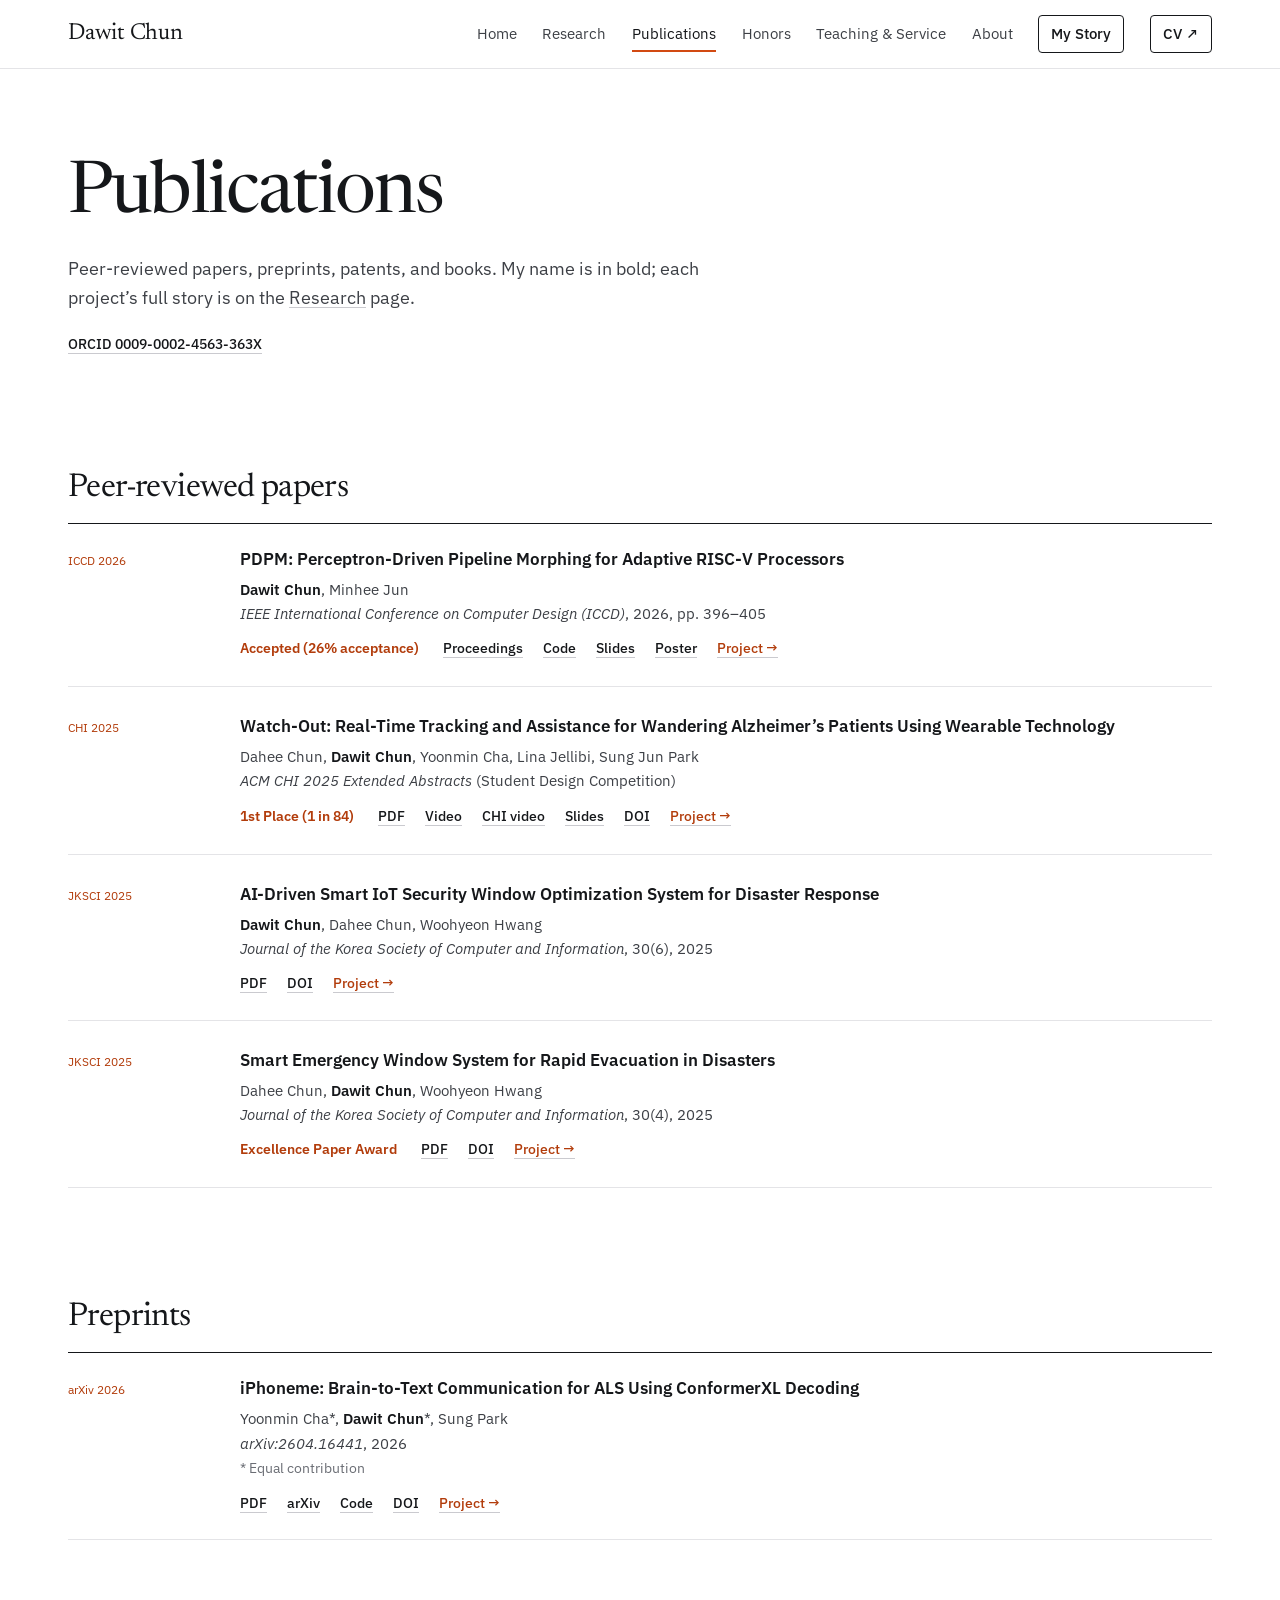
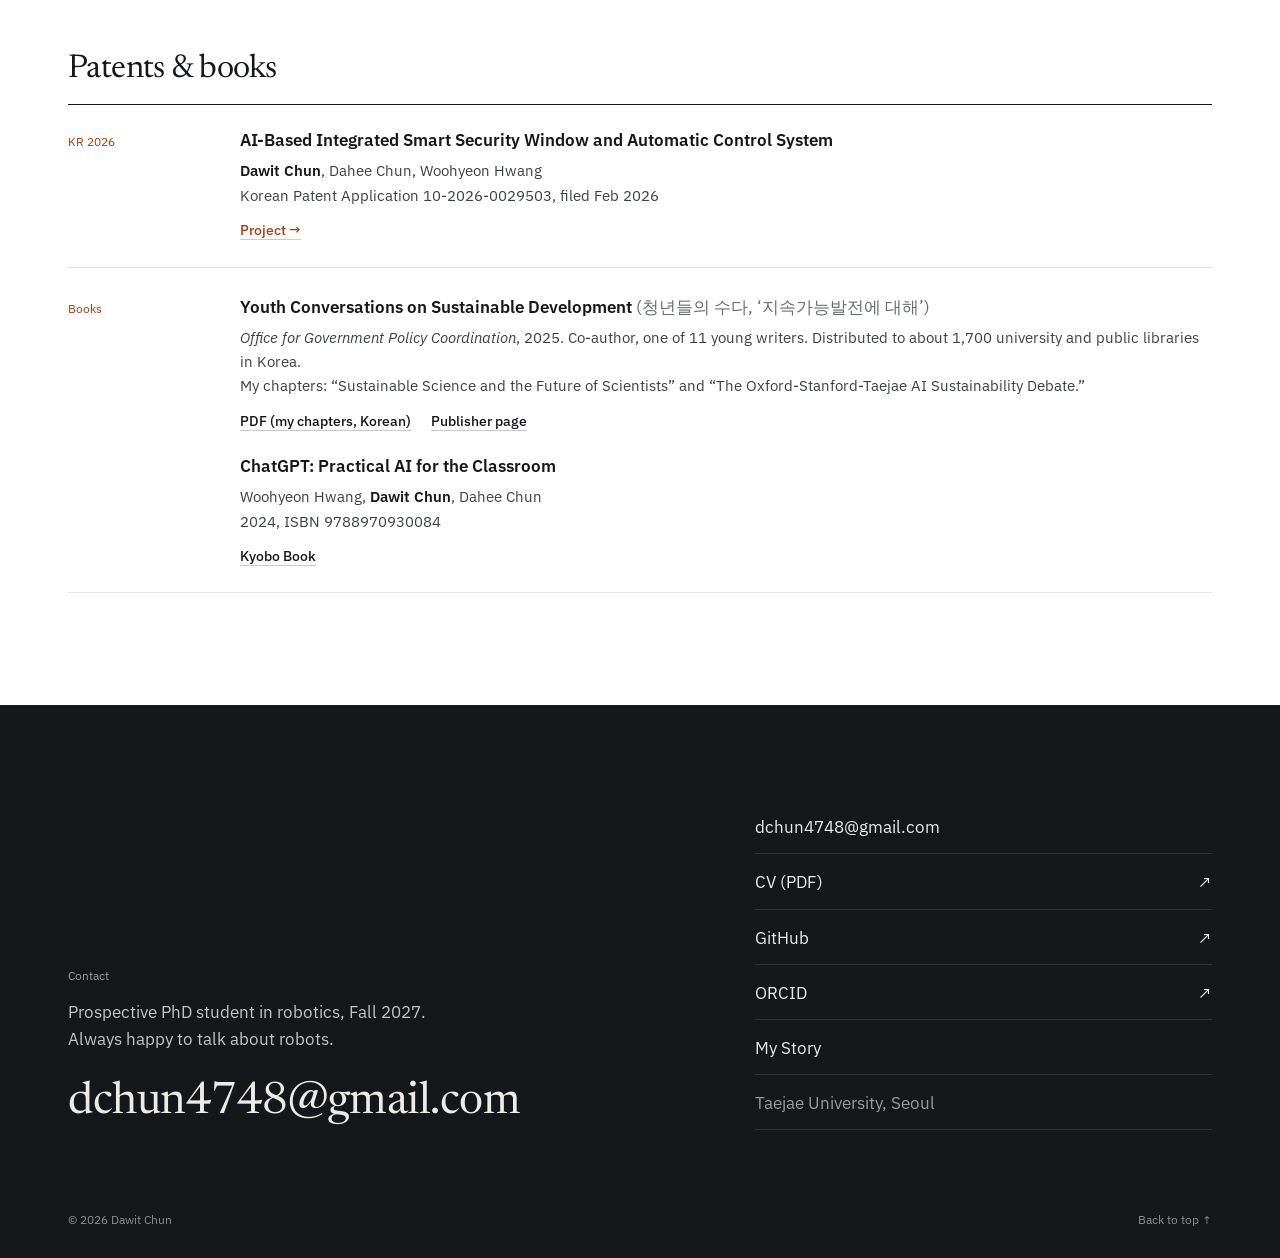
<file: publications.html>
<!DOCTYPE html>
<html lang="en">
<head>
  <meta charset="utf-8">
  <meta name="viewport" content="width=device-width, initial-scale=1">
  <title>Publications | Dawit Chun</title>
  <meta name="description" content="Publications, preprints, patents, and books by Dawit Chun.">
  <link rel="canonical" href="https://da-dawit.github.io/publications.html">
  <meta property="og:type" content="website">
  <meta property="og:site_name" content="Dawit Chun">
  <meta property="og:title" content="Publications | Dawit Chun">
  <meta property="og:description" content="Publications, preprints, patents, and books by Dawit Chun.">
  <meta property="og:url" content="https://da-dawit.github.io/publications.html">
  <meta property="og:image" content="https://da-dawit.github.io/assets/figures/home/portrait.jpg">
  <meta property="og:image:alt" content="Dawit Chun">
  <meta name="twitter:card" content="summary">
  <link rel="icon" href="assets/favicon.svg" type="image/svg+xml">
  <script>document.documentElement.classList.add('js')</script>
  <link rel="preconnect" href="https://fonts.googleapis.com">
  <link rel="preconnect" href="https://fonts.gstatic.com" crossorigin>
  <link rel="stylesheet" href="https://fonts.googleapis.com/css2?family=IBM+Plex+Mono:wght@400;500&family=IBM+Plex+Sans:ital,wght@0,400;0,500;0,600;1,400&family=Newsreader:ital,opsz,wght@0,6..72,300..600;1,6..72,300..600&display=swap">
  <link rel="stylesheet" href="assets/css/style.css?v=202611260100">
  <script src="assets/js/main.js?v=202611020200" defer></script>
</head>
<body id="top">
  <a class="skip-link" href="#main">Skip to content</a>

  <header class="site-header">
    <div class="container site-header__inner">
      <a class="brand" href="index.html">Dawit Chun</a>
      <button class="nav-toggle" type="button" aria-expanded="false" aria-controls="site-nav" aria-label="Open menu">
        <span class="nav-toggle__bar"></span>
        <span class="nav-toggle__bar"></span>
      </button>
      <nav class="nav" id="site-nav" aria-label="Primary">
        <ul class="nav__list">
          <li><a class="nav__link" href="index.html">Home</a></li>
          <li><a class="nav__link" href="research.html">Research</a></li>
          <li><a class="nav__link" href="publications.html" aria-current="page">Publications</a></li>
          <li><a class="nav__link" href="honors.html">Honors</a></li>
          <li><a class="nav__link" href="teaching.html">Teaching &amp; Service</a></li>
          <li><a class="nav__link" href="journey.html">About</a></li>
          <li><a class="nav__link nav__link--btn" href="story.html">My Story</a></li>
          <li><a class="nav__link nav__link--cv" href="assets/CV_DawitChun.pdf" target="_blank" rel="noopener">CV <span aria-hidden="true">↗</span></a></li>
        </ul>
      </nav>
    </div>
  </header>

  <main id="main">
    <section class="page-head">
      <div class="container">
        <h1 class="display reveal">Publications</h1>
        <p class="lead reveal">Peer-reviewed papers, preprints, patents, and books. My name is in bold; each project’s full story is on the <a class="text-link" href="research.html">Research</a> page.</p>
        <p class="page-links reveal"><a class="pill-link" href="https://orcid.org/0009-0002-4563-363X" target="_blank" rel="noopener">ORCID 0009-0002-4563-363X</a></p>
      </div>
    </section>

    <section class="group group--tight" id="papers">
      <div class="container">
        <header class="group__head reveal"><h2 class="h2">Peer-reviewed papers</h2></header>
        <ol class="pubs reveal">
        <li class="pub" id="pdpm">
          <span class="pub__venue">ICCD 2026</span>
          <div>
            <h3 class="pub__title">PDPM: Perceptron-Driven Pipeline Morphing for Adaptive RISC-V Processors</h3>
            <p class="pub__authors"><strong>Dawit Chun</strong>, Minhee Jun</p>
            <p class="pub__meta"><em>IEEE International Conference on Computer Design (ICCD)</em>, 2026, pp. 396–405</p>
            <div class="pub__links"><span class="badge">Accepted (26% acceptance)</span><a class="pill-link" href="assets/papers/PDPM_ICCD2026_Proceedings.pdf#page=5" target="_blank" rel="noopener">Proceedings</a><a class="pill-link" href="https://github.com/da-dawit/pdpm-riscv" target="_blank" rel="noopener">Code</a><a class="pill-link" href="assets/papers/PDPM_ICCD2026_Slides.pdf" target="_blank" rel="noopener">Slides</a><a class="pill-link" href="assets/papers/PDPM_ICCD2026_Poster.pdf" target="_blank" rel="noopener">Poster</a><a class="pill-link pill-link--accent" href="research.html#pdpm">Project →</a></div>
          </div>
        </li>
        <li class="pub" id="watch-out">
          <span class="pub__venue">CHI 2025</span>
          <div>
            <h3 class="pub__title">Watch-Out: Real-Time Tracking and Assistance for Wandering Alzheimer’s Patients Using Wearable Technology</h3>
            <p class="pub__authors">Dahee Chun, <strong>Dawit Chun</strong>, Yoonmin Cha, Lina Jellibi, Sung Jun Park</p>
            <p class="pub__meta"><em>ACM CHI 2025 Extended Abstracts</em> (Student Design Competition)</p>
            <div class="pub__links"><span class="badge">1st Place (1 in 84)</span><a class="pill-link" href="assets/papers/CHI-EA_2025_Watch-Out.pdf" target="_blank" rel="noopener">PDF</a><a class="pill-link" href="https://www.youtube.com/watch?v=WSm2qbQmpsE" target="_blank" rel="noopener">Video</a><a class="pill-link" href="https://drive.google.com/file/d/1smQo4gkjn_XBv_LhGBViDvRF5Brs_aeZ/view?usp=sharing" target="_blank" rel="noopener">CHI video</a><a class="pill-link" href="https://canva.link/oq0awu4n8qpalov" target="_blank" rel="noopener">Slides</a><a class="pill-link" href="https://doi.org/10.1145/3706599.3720308" target="_blank" rel="noopener">DOI</a><a class="pill-link pill-link--accent" href="research.html#watch-out">Project →</a></div>
          </div>
        </li>
        <li class="pub" id="window-ai">
          <span class="pub__venue">JKSCI 2025</span>
          <div>
            <h3 class="pub__title">AI-Driven Smart IoT Security Window Optimization System for Disaster Response</h3>
            <p class="pub__authors"><strong>Dawit Chun</strong>, Dahee Chun, Woohyeon Hwang</p>
            <p class="pub__meta"><em>Journal of the Korea Society of Computer and Information</em>, 30(6), 2025</p>
            <div class="pub__links"><a class="pill-link" href="assets/papers/JKSCI_2025_AI-Smart-Window.pdf" target="_blank" rel="noopener">PDF</a><a class="pill-link" href="https://doi.org/10.9708/jksci.2025.30.06.147" target="_blank" rel="noopener">DOI</a><a class="pill-link pill-link--accent" href="research.html#smart-window">Project →</a></div>
          </div>
        </li>
        <li class="pub" id="window-evac">
          <span class="pub__venue">JKSCI 2025</span>
          <div>
            <h3 class="pub__title">Smart Emergency Window System for Rapid Evacuation in Disasters</h3>
            <p class="pub__authors">Dahee Chun, <strong>Dawit Chun</strong>, Woohyeon Hwang</p>
            <p class="pub__meta"><em>Journal of the Korea Society of Computer and Information</em>, 30(4), 2025</p>
            <div class="pub__links"><span class="badge">Excellence Paper Award</span><a class="pill-link" href="assets/papers/JKSCI_2025_Smart-Emergency-Window.pdf" target="_blank" rel="noopener">PDF</a><a class="pill-link" href="https://doi.org/10.9708/jksci.2025.30.04.093" target="_blank" rel="noopener">DOI</a><a class="pill-link pill-link--accent" href="research.html#smart-window">Project →</a></div>
          </div>
        </li>
        </ol>
      </div>
    </section>

    <section class="group group--tight" id="preprints">
      <div class="container">
        <header class="group__head reveal"><h2 class="h2">Preprints</h2></header>
        <ol class="pubs reveal">
        <li class="pub" id="iphoneme">
          <span class="pub__venue">arXiv 2026</span>
          <div>
            <h3 class="pub__title">iPhoneme: Brain-to-Text Communication for ALS Using ConformerXL Decoding</h3>
            <p class="pub__authors">Yoonmin Cha*, <strong>Dawit Chun</strong>*, Sung Park</p>
            <p class="pub__meta"><em>arXiv:2604.16441</em>, 2026</p>
            <p class="pub__note">* Equal contribution</p>
            <div class="pub__links"><a class="pill-link" href="assets/papers/iPhoneme_arXiv-2604.16441.pdf" target="_blank" rel="noopener">PDF</a><a class="pill-link" href="https://arxiv.org/abs/2604.16441" target="_blank" rel="noopener">arXiv</a><a class="pill-link" href="https://drive.google.com/drive/folders/1yQLW10b3dPMFkCVjcitYJG7A2rD2iTMz?usp=sharing" target="_blank" rel="noopener">Code</a><a class="pill-link" href="https://doi.org/10.48550/arXiv.2604.16441" target="_blank" rel="noopener">DOI</a><a class="pill-link pill-link--accent" href="research.html#iphoneme">Project →</a></div>
          </div>
        </li>
        </ol>
      </div>
    </section>

    <section class="group group--tight" id="patents">
      <div class="container">
        <header class="group__head reveal"><h2 class="h2">Patents &amp; books</h2></header>
        <ol class="pubs reveal">
          <li class="pub" id="patent">
            <span class="pub__venue">KR 2026</span>
            <div>
              <h3 class="pub__title">AI-Based Integrated Smart Security Window and Automatic Control System</h3>
              <p class="pub__authors"><strong>Dawit Chun</strong>, Dahee Chun, Woohyeon Hwang</p>
              <p class="pub__meta">Korean Patent Application 10-2026-0029503, filed Feb 2026</p>
              <div class="pub__links"><a class="pill-link pill-link--accent" href="research.html#smart-window">Project →</a></div>
            </div>
          </li>
          <li class="pub" id="books">
            <span class="pub__venue">Books</span>
            <div class="pub__bookslist">
              <div class="pub__book">
                <h3 class="pub__title">Youth Conversations on Sustainable Development <span class="pub__alt">(청년들의 수다, ‘지속가능발전에 대해’)</span></h3>
                <p class="pub__meta"><em>Office for Government Policy Coordination</em>, 2025. Co-author, one of 11 young writers. Distributed to about 1,700 university and public libraries in Korea.</p>
                <p class="pub__meta">My chapters: “Sustainable Science and the Future of Scientists” and “The Oxford-Stanford-Taejae AI Sustainability Debate.”</p>
                <div class="pub__links"><a class="pill-link" href="assets/papers/Youth-Conversations-SD_2025_Dawit-Chun-chapters.pdf" target="_blank" rel="noopener">PDF (my chapters, Korean)</a><a class="pill-link" href="https://ncsd.go.kr/post/118/3438" target="_blank" rel="noopener">Publisher page</a></div>
              </div>
              <div class="pub__book">
                <h3 class="pub__title">ChatGPT: Practical AI for the Classroom</h3>
                <p class="pub__authors">Woohyeon Hwang, <strong>Dawit Chun</strong>, Dahee Chun</p>
                <p class="pub__meta">2024, ISBN 9788970930084</p>
                <div class="pub__links"><a class="pill-link" href="https://product.kyobobook.co.kr/detail/S000212668108" target="_blank" rel="noopener">Kyobo Book</a></div>
              </div>
            </div>
          </li>
        </ol>
      </div>
    </section>
  </main>

  <footer class="site-footer" id="contact">
    <div class="container">
      <div class="footer__grid">
        <div>
          <p class="eyebrow">Contact</p>
          <p class="footer__lead">Prospective PhD student in robotics, Fall 2027. Always happy to talk about robots.</p>
          <a class="footer__email" href="mailto:dchun4748@gmail.com">dchun4748@gmail.com</a>
        </div>
        <ul class="footer__links">
          <li><a href="mailto:dchun4748@gmail.com">dchun4748@gmail.com</a></li>
          <li><a href="assets/CV_DawitChun.pdf" target="_blank" rel="noopener">CV (PDF) <span class="footer__arrow" aria-hidden="true">↗</span></a></li>
          <li><a href="https://github.com/da-dawit" target="_blank" rel="noopener">GitHub <span class="footer__arrow" aria-hidden="true">↗</span></a></li>
          <li><a href="https://orcid.org/0009-0002-4563-363X" target="_blank" rel="noopener">ORCID <span class="footer__arrow" aria-hidden="true">↗</span></a></li>
          <li><a href="story.html">My Story</a></li>
          <li><span>Taejae University, Seoul</span></li>
        </ul>
      </div>
      <div class="footer__bottom">
        <span>© <span data-year>2026</span> Dawit Chun</span>
        <a href="#top">Back to top ↑</a>
      </div>
    </div>
  </footer>
</body>
</html>
</file>
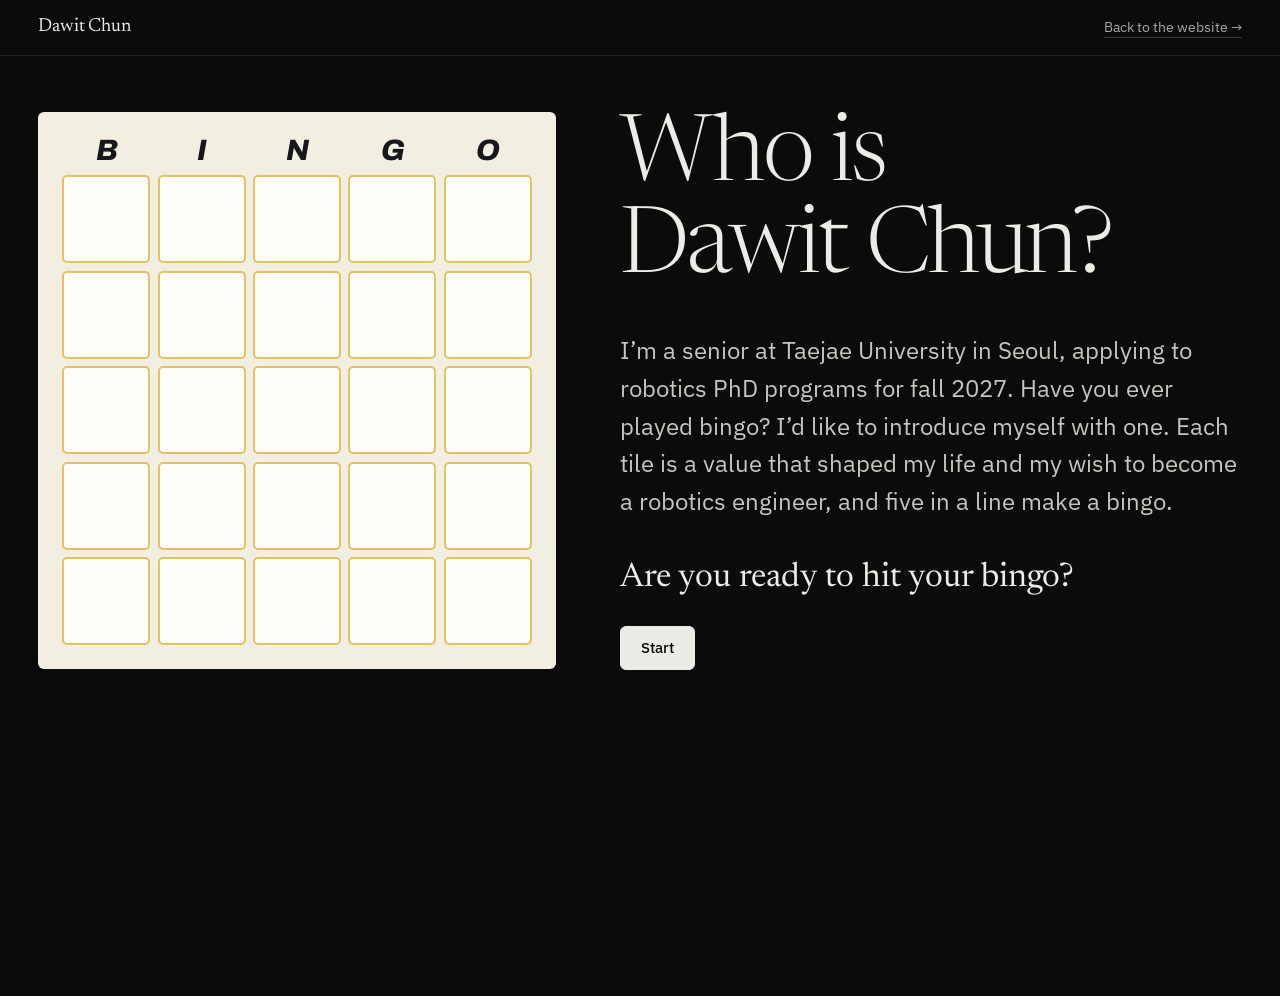
<file: story.html>
<!DOCTYPE html>
<html lang="en">
<head>
  <meta charset="utf-8">
  <meta name="viewport" content="width=device-width, initial-scale=1">
  <title>My Story | Dawit Chun</title>
  <meta name="description" content="Who is Dawit Chun? A robot learning researcher's story, played as a game of bingo. Prospective robotics PhD student, Fall 2027.">
  <link rel="canonical" href="https://da-dawit.github.io/story.html">
  <meta property="og:type" content="website">
  <meta property="og:site_name" content="Dawit Chun">
  <meta property="og:title" content="My Story | Dawit Chun">
  <meta property="og:description" content="Who is Dawit Chun? A robot learning researcher&#x27;s story, played as a game of bingo. Prospective robotics PhD student, Fall 2027.">
  <meta property="og:url" content="https://da-dawit.github.io/story.html">
  <meta property="og:image" content="https://da-dawit.github.io/assets/figures/home/portrait.jpg">
  <meta property="og:image:alt" content="Dawit Chun">
  <meta name="twitter:card" content="summary">
  <link rel="icon" href="assets/favicon.svg" type="image/svg+xml">
  <script>document.documentElement.classList.add('js')</script>
  <link rel="preconnect" href="https://fonts.googleapis.com">
  <link rel="preconnect" href="https://fonts.gstatic.com" crossorigin>
  <link rel="stylesheet" href="https://fonts.googleapis.com/css2?family=Archivo:ital,wdth,wght@0,62..125,700..800;1,62..125,700..800&family=IBM+Plex+Mono:wght@400;500&family=IBM+Plex+Sans:ital,wght@0,400;0,500;0,600;0,700;1,400;1,700&family=Newsreader:ital,opsz,wght@0,6..72,300..600;1,6..72,300..600&display=swap">
  <link rel="stylesheet" href="assets/css/story.css?v=202611020200">
  <script src="assets/js/story.js?v=202611250400" defer></script>
</head>
<body class="story-body">
  <header class="st-top">
    <a class="st-brand" href="index.html">Dawit Chun</a>
    <a class="skip-site" href="index.html">Back to the website <span aria-hidden="true">→</span></a>
  </header>

  <main class="st" id="story">
    <div class="st-cardcol">
      <div class="bc" id="card" role="group" aria-label="Dawit’s bingo card">
        <div class="bc-head" id="card-head" aria-hidden="true"></div>
        <div class="bc-grid" id="card-grid"><svg class="bc-lines" id="card-lines" aria-hidden="true"></svg></div>
      </div>
    </div>
    <section class="st-stage" id="stage" aria-label="The story"></section>
  </main>

  <article class="ns">
    <h1>Who is Dawit Chun?</h1>
    <p>I’m a senior at Taejae University in Seoul, applying to robotics PhD programs for fall 2027. Have you ever played bingo? I’d like to introduce myself with one. Each tile is a value that shaped my life and my wish to become a robotics engineer. Five in a line make a bingo.</p>
    <h2>Courage</h2>
    <p>Before university, I left the usual path through school to study for my own dream. People around me worried, and some said it out loud: “What can a kid even do?” and “Isn’t he just a guinea pig?” But I had a pioneer’s vision. Because it was my own choice, I had to carry its weight, like running a marathon. At 15, I entered Taejae University, Korea’s first innovative university, as the youngest student in its first cohort, with the highest entrance score. Taejae’s students move to cities around the world and take on local problems as civic projects. Taejae took a brave first step toward the future of education, and I knocked on its door. So I fill my first tile with Courage.</p>
    <h2>Challenge</h2>
    <p>Through countless challenges and failures, I have proved what I can do: a robot contest grand prize (2021), the KSME Gold Prize (2022), gold at the Aramco Coding World Cup (2023), gold at the International Robot Olympiad in Athens (2024), 1st of 84 at the ACM CHI 2025 Student Design Competition (2025), and a first-author paper at IEEE ICCD (2026). Each award came from a real problem: people trapped in semi-basement homes during monsoon floods, energy, and elderly people with dementia who wander. So I fill my second tile with Challenge.</p>
    <h2>Innovation</h2>
    <p>To me, first place at the International Robot Olympiad did not mean being called the best. What the win gave me was a clear idea of what to do next. At Ubion, I helped build new AI learning kits, the DeepCo self-driving car and the DeepCo Board, so that more students in Korea could get close to AI and go on to world competitions themselves. So I fill this tile with Innovation.</p>
    <h2>Responsibility</h2>
    <p>I tried to let go of a narrow, selfish view and remember the wider world. Through the Oxford-Stanford-Taejae Fellowship, I went to Oxford as one of eight Taejae representatives to study sustainability at Kellogg College, and in August 2025 my teammate and I won the AI policy debate in Seoul against students from Oxford and Stanford, then presented our recommendations to Korea’s Deputy Prime Minister. I wrote about these experiences in two chapters of a book published with Korea’s Office for Government Policy Coordination. So I fill this tile with Responsibility.</p>
    <h2>Sharing</h2>
    <p>Thinking about it, what good is it to keep everything I had seen outside Korea, and outside my own small world, to myself? Why not share it back? We gave our whole $2,000 debate prize to WWF Korea. I taught 30 science teachers in each of two summers in Cambodia with KOICA, and the course materials were adopted in four more provinces. Since 2021, I have kept Korean sponsors in touch with the children they support through U9 Change. I gave my Talent Award of Korea prize to a scholarship foundation in Geumcheon. And very recently, I didn’t want it to end there, so I taught 20 elementary students in Geumcheon how to train a self-driving car’s AI, the very thing I won my gold medal for. So I fill the last tile of my first line with Sharing.</p>
    <h2>Technology</h2>
    <p>At ROBOTIS in summer 2026, I built the teleoperation system for HG-DAgger, a form of human-in-the-loop learning: 31 demonstrations and one round of 13 corrections taught the AI Worker a long screwing task. The same sim-to-real off-policy RL raised Prior-ACT, which I built, from 60% to 82%, and TurboVLA only from 17% to 30%.</p>
    <h2>Compassion</h2>
    <p>Between 173,000 and 232,500 people with ALS cannot speak. I built iPhoneme’s decoder, which reads a 256-electrode speech implant at a 7.86% phoneme error rate on held-out sessions of the T15 dataset.</p>
    <h2>A bigger bingo</h2>
    <p>I expect to graduate in August 2027. At ROBOTIS, TurboVLA succeeded only with bottles within 1 to 2 cm of the table’s center, and I think the limit was its base representation. As a PhD student in your lab, I want to work on robot manipulation with vision-language-action and world models, and to be part of taking the next step toward AGI. My goal is to become a robot engineer who saves people.</p>
    <p><a href="index.html">See the website</a></p>
  </article>
</body>
</html>
</file>
<file: assets/css/style.css>
/* ==========================================================================
   Dawit Chun, portfolio (v2)
   Paper, ink, and one accent: rescue orange.
   ========================================================================== */

:root {
  --bg: #ffffff;          /* paper */
  --surface: #f4f4f5;     /* a shade darker than paper */
  --card: #ffffff;
  --ink: #15171a;
  --ink-2: #3d4046;
  --muted: #6a6d74;
  --hair: #e4e4e7;
  --hair-2: #cacacf;
  --accent: #d24a12;      /* graphics: bars, dots, rules */
  --accent-ink: #b23c0b;  /* the accent as text, readable on paper */
  --accent-soft: #fbe9dd;

  --serif: "Newsreader", Georgia, "Times New Roman", serif;
  --sans: "IBM Plex Sans", system-ui, -apple-system, "Segoe UI", Roboto, sans-serif;
  --mono: "IBM Plex Mono", ui-monospace, SFMono-Regular, Menlo, Consolas, monospace;

  --container: 1240px;
  --gutter: clamp(20px, 4vw, 48px);
  --header-h: 68px;
  --radius: 4px;
  --ease: cubic-bezier(.2, .7, .2, 1);
}

*, *::before, *::after { box-sizing: border-box; }

html {
  -webkit-text-size-adjust: 100%;
  scroll-padding-top: calc(var(--header-h) + 24px);
}

@media (prefers-reduced-motion: no-preference) {
  html { scroll-behavior: smooth; }
}

body {
  margin: 0;
  background: var(--bg);
  color: var(--ink);
  font-family: var(--sans);
  font-size: 17px;
  line-height: 1.65;
  -webkit-font-smoothing: antialiased;
  -moz-osx-font-smoothing: grayscale;
  text-rendering: optimizeLegibility;
}

img { display: block; max-width: 100%; height: auto; }
a { color: inherit; }
p { margin: 0 0 1em; }
p:last-child { margin-bottom: 0; }
strong { font-weight: 600; }
h1, h2, h3, h4 { margin: 0; }
::selection { background: var(--accent-soft); }

:focus-visible {
  outline: 2px solid var(--accent);
  outline-offset: 3px;
  border-radius: 2px;
}

.container {
  max-width: var(--container);
  margin-inline: auto;
  padding-inline: var(--gutter);
}

.skip-link {
  position: absolute;
  left: 16px;
  top: -100px;
  z-index: 100;
  padding: 10px 16px;
  background: var(--ink);
  color: var(--bg);
  text-decoration: none;
  border-radius: var(--radius);
}
.skip-link:focus { top: 16px; }

.text-link {
  text-decoration: underline;
  text-decoration-thickness: 1px;
  text-underline-offset: 3px;
  text-decoration-color: var(--hair-2);
  transition: color .2s ease, text-decoration-color .2s ease;
}
.text-link:hover { color: var(--accent-ink); text-decoration-color: currentColor; }

/* Shared type
   ========================================================================== */

.eyebrow,
.kicker {
  margin: 0 0 14px;
  font-family: var(--mono);
  font-size: .78rem;
  font-weight: 400;
  line-height: 1.5;
  letter-spacing: .01em;
  color: var(--muted);
}

.display {
  font-family: var(--serif);
  font-weight: 400;
  font-size: clamp(2.6rem, 5.6vw, 4.5rem);
  line-height: 1.02;
  letter-spacing: -.025em;
}
.display em { font-style: italic; }

.h2 {
  font-family: var(--serif);
  font-weight: 400;
  font-size: clamp(1.8rem, 3.2vw, 2.5rem);
  line-height: 1.1;
  letter-spacing: -.018em;
}

.lead {
  max-width: 64ch;
  margin-top: 22px;
  font-size: 1.125rem;
  line-height: 1.65;
  color: var(--ink-2);
}

/* Links and buttons
   ========================================================================== */

.pill-link {
  color: var(--ink);
  font-size: .9rem;
  font-weight: 500;
  line-height: 1.5;
  text-decoration: underline;
  text-decoration-thickness: 1px;
  text-underline-offset: 4px;
  text-decoration-color: var(--hair-2);
  transition: color .2s ease, text-decoration-color .2s ease;
}
.pill-link:hover { color: var(--accent-ink); text-decoration-color: currentColor; }
.pill-link--accent { color: var(--accent-ink); }

.link-arrow {
  display: inline-block;
  color: var(--ink);
  font-weight: 500;
  text-decoration: underline;
  text-decoration-thickness: 1px;
  text-underline-offset: 5px;
  text-decoration-color: var(--hair-2);
  transition: color .2s ease, text-decoration-color .2s ease;
}
/* inline-block keeps the arrow out of the underline */
.link-arrow::after {
  content: "→";
  display: inline-block;
  margin-left: .4em;
  transition: transform .25s var(--ease);
}
.link-arrow:hover { color: var(--accent-ink); text-decoration-color: currentColor; }
.link-arrow:hover::after { transform: translateX(3px); }
.link-arrow--strong { font-size: 1.02rem; }

.btn {
  display: inline-flex;
  align-items: center;
  gap: 8px;
  min-height: 42px;
  padding: 8px 16px;
  border: 1px solid var(--ink);
  border-radius: var(--radius);
  background: transparent;
  color: var(--ink);
  font-size: .92rem;
  font-weight: 500;
  line-height: 1.2;
  text-decoration: none;
  transition: background-color .2s ease, color .2s ease, border-color .2s ease;
}
.btn:hover { background: var(--ink); color: var(--bg); }
.btn--solid { background: var(--ink); color: var(--bg); }
.btn--solid:hover { background: var(--accent); border-color: var(--accent); color: #fff; }
.btn__ext { font-size: .85em; opacity: .7; }

.project__links,
.pub__links,
.stream__links,
.entry__links,
.page-links {
  display: flex;
  flex-wrap: wrap;
  align-items: baseline;
  gap: 6px 20px;
}

.badge {
  color: var(--accent-ink);
  font-size: .86rem;
  font-weight: 600;
}

/* Chips & tags
   ========================================================================== */

.chips,
.tags {
  display: flex;
  flex-wrap: wrap;
  gap: 8px;
  margin: 0;
  padding: 0;
  list-style: none;
}
.tags li {
  padding: 3px 9px;
  border: 1px solid var(--hair-2);
  border-radius: 3px;
  color: var(--ink-2);
  font-family: var(--mono);
  font-size: .74rem;
  line-height: 1.5;
}

/* Header
   ========================================================================== */

.site-header {
  position: sticky;
  top: 0;
  z-index: 50;
  background: rgba(255, 255, 255, .94);
  -webkit-backdrop-filter: saturate(160%) blur(10px);
  backdrop-filter: saturate(160%) blur(10px);
  border-bottom: 1px solid var(--hair);
}

.site-header__inner {
  display: flex;
  align-items: center;
  justify-content: space-between;
  gap: 24px;
  height: var(--header-h);
}

.brand {
  display: inline-flex;
  align-items: baseline;
  gap: 10px;
  font-family: var(--serif);
  font-size: 1.45rem;
  line-height: 1;
  letter-spacing: -.01em;
  text-decoration: none;
  white-space: nowrap;
}

.nav__list {
  display: flex;
  align-items: center;
  gap: clamp(16px, 2vw, 30px);
  margin: 0;
  padding: 0;
  list-style: none;
}

.nav__link {
  position: relative;
  display: inline-block;
  padding: 6px 0;
  color: var(--ink-2);
  font-size: .92rem;
  text-decoration: none;
  white-space: nowrap;
  transition: color .2s ease;
}
.nav__link:hover { color: var(--ink); }

.nav__link::after {
  content: "";
  position: absolute;
  left: 0;
  right: 0;
  bottom: 0;
  height: 2px;
  background: var(--accent);
  transform: scaleX(0);
  transform-origin: left;
  transition: transform .3s var(--ease);
}
.nav__link:hover::after { transform: scaleX(1); background: var(--hair-2); }
.nav__link[aria-current="page"] { color: var(--ink); }
.nav__link[aria-current="page"]::after { transform: scaleX(1); background: var(--accent); }

/* the CV sits apart as a small outlined button */
.nav__link--cv,
.nav__link--btn {
  padding: 6px 12px;
  border: 1px solid var(--ink);
  border-radius: var(--radius);
  color: var(--ink);
  font-weight: 500;
  transition: background-color .2s ease, color .2s ease;
}
.nav__link--cv::after,
.nav__link--btn::after { display: none; }
.nav__link--cv:hover,
.nav__link--btn:hover { background: var(--ink); color: var(--bg); }

.nav-toggle {
  display: none;
  position: relative;
  width: 44px;
  height: 44px;
  margin-right: -10px;
  padding: 0;
  border: 0;
  background: none;
  color: inherit;
  cursor: pointer;
}

.nav-toggle__bar {
  position: absolute;
  left: 11px;
  right: 11px;
  height: 1.5px;
  background: currentColor;
  transition: transform .3s var(--ease);
}
.nav-toggle__bar:first-child { top: 17px; }
.nav-toggle__bar:last-child { top: 25px; }

.site-header.is-open .nav-toggle__bar:first-child { transform: translateY(4px) rotate(45deg); }
.site-header.is-open .nav-toggle__bar:last-child { transform: translateY(-4px) rotate(-45deg); }

@media (max-width: 1040px) {
  :root { --header-h: 60px; }

  .nav-toggle { display: block; }

  .nav {
    position: absolute;
    top: 100%;
    left: 0;
    right: 0;
    display: none;
    background: var(--bg);
    border-bottom: 1px solid var(--ink);
  }
  .site-header.is-open .nav { display: block; }

  .nav__list {
    flex-direction: column;
    align-items: stretch;
    gap: 0;
    max-width: var(--container);
    margin-inline: auto;
    padding: 4px var(--gutter) 20px;
  }

  .nav__link {
    display: block;
    padding: 14px 0;
    border-bottom: 1px solid var(--hair);
    font-size: 1.08rem;
  }
  .nav__link::after { display: none; }
  .nav__link[aria-current="page"] { font-weight: 600; box-shadow: inset 3px 0 0 var(--accent); padding-left: 12px; }
  .nav__link--cv,
  .nav__link--btn { margin-top: 16px; padding: 12px 16px; border-bottom: 1px solid var(--ink); text-align: center; }
}

/* Home: hero
   ========================================================================== */

.hero { padding-block: clamp(32px, 4vw, 56px) clamp(32px, 4vw, 52px); }
.hero + .section { padding-top: clamp(24px, 3vw, 44px); }

.hero__grid {
  display: grid;
  grid-template-columns: minmax(0, 7fr) minmax(0, 4.6fr);
  gap: clamp(32px, 5vw, 72px);
  align-items: center;
}

.hero__title {
  max-width: 12.5em;
  margin: 0;
  font-family: var(--serif);
  font-weight: 500;
  font-size: clamp(2rem, 3.6vw, 3.1rem);
  line-height: 1.1;
  letter-spacing: -.02em;
}
.hero__title em { font-style: normal; }

.hero__lede {
  max-width: 56ch;
  margin: clamp(20px, 2.6vw, 30px) 0 0;
  color: var(--ink);
  font-size: 1.12rem;
  line-height: 1.55;
}

.hero__story {
  max-width: 62ch;
  margin: 12px 0 0;
  color: var(--ink-2);
}
.hero__story strong { white-space: nowrap; }

.hero__status {
  margin: 16px 0 0;
  font-family: var(--mono);
  font-size: .8rem;
  color: var(--accent-ink);
}

.hero__contact {
  margin: 6px 0 0;
  font-family: var(--mono);
  font-size: .85rem;
}
.hero__contact a { color: var(--ink); text-decoration: underline; text-decoration-color: var(--hair-2); text-underline-offset: 3px; }
.hero__contact a:hover { color: var(--accent-ink); text-decoration-color: currentColor; }

.hero__actions {
  display: flex;
  flex-wrap: wrap;
  gap: 10px;
  margin-top: 24px;
}

.hero__portrait { margin: 0; }
.hero__portrait img {
  width: 100%;
  aspect-ratio: 4 / 5;
  object-fit: cover;
  object-position: 50% 40%;
  border-radius: var(--radius);
}

@media (max-width: 900px) {
  .hero__grid { grid-template-columns: 1fr; }
  .hero__portrait { order: -1; max-width: 260px; }
}

@media (max-width: 560px) {
  .hero__actions { gap: 8px; }
  .btn { min-height: 40px; padding: 7px 12px; font-size: .88rem; }
}

/* Sections
   ========================================================================== */

.section { padding-block: clamp(56px, 8vw, 104px); }
.section + .section { padding-top: 0; }

/* a section title sitting on a rule, with an optional link at the far end */
.bar {
  display: flex;
  flex-wrap: wrap;
  align-items: baseline;
  justify-content: space-between;
  gap: 8px 24px;
  margin-bottom: clamp(28px, 4vw, 44px);
  padding-bottom: 14px;
  border-bottom: 1px solid var(--ink);
}
.bar__title {
  font-family: var(--serif);
  font-weight: 400;
  font-size: clamp(1.7rem, 3vw, 2.3rem);
  line-height: 1.1;
  letter-spacing: -.015em;
}
.bar__link { font-size: .95rem; }

/* Home: featured research and publications, one list with a video or figure beside each
   ========================================================================== */

.bar__links { display: flex; flex-wrap: wrap; gap: 6px 24px; margin: 0; }

.works { margin: 0; padding: 0; list-style: none; }
.work {
  display: grid;
  grid-template-columns: minmax(0, 340px) minmax(0, 1fr);
  gap: clamp(20px, 3vw, 40px);
  align-items: start;
  padding: 24px 0;
  border-bottom: 1px solid var(--hair);
}
.work:first-child { padding-top: 0; }

.work__media {
  display: block;
  overflow: hidden;
  aspect-ratio: 16 / 9;
  border-radius: var(--radius);
  background: #0f1012;
}
.work__media video,
.work__media img {
  display: block;
  width: 100%;
  height: 100%;
  object-fit: cover;
  transition: transform .8s var(--ease);
}
.work__media:hover video,
.work__media:hover img { transform: scale(1.03); }
/* a figure on white: a hairline keeps its edge on the paper background */
.work__media--light { background: #fff; }
.work__media--light img { border: 1px solid var(--hair); border-radius: var(--radius); }

.work__label { margin: 0; font-family: var(--mono); font-size: .78rem; color: var(--accent-ink); }
.work__title {
  margin-top: 6px;
  font-family: var(--serif);
  font-weight: 400;
  font-size: clamp(1.2rem, 1.7vw, 1.42rem);
  line-height: 1.22;
  letter-spacing: -.005em;
}
.work__title a { text-decoration: none; background: linear-gradient(currentColor, currentColor) 0 100% / 0 1px no-repeat; transition: background-size .35s var(--ease); }
.work__title a:hover { background-size: 100% 1px; }
.work__authors,
.work__meta { margin: 8px 0 0; color: var(--ink-2); font-size: .95rem; line-height: 1.55; }
.work__authors strong { color: var(--ink); }
.work__note { margin: 2px 0 0; color: var(--muted); font-size: .88rem; }
.work__links { display: flex; flex-wrap: wrap; align-items: baseline; gap: 6px 20px; margin-top: 12px; }

@media (max-width: 760px) {
  .work { grid-template-columns: 1fr; gap: 14px; }
  .work__media { max-width: 520px; }
}

/* Home: selected honors
   ========================================================================== */

.honors {
  display: grid;
  grid-template-columns: repeat(3, minmax(0, 1fr));
  gap: clamp(20px, 3vw, 40px);
  margin: 0;
  padding: 0;
  list-style: none;
}
.honor { padding-top: 0; }
.honor__media { display: block; overflow: hidden; aspect-ratio: 16 / 9; margin-bottom: 14px; border-radius: var(--radius); background: #0f1012; }
.honor__year { display: block; }
.honor__media img { width: 100%; height: 100%; object-fit: cover; transition: transform .6s var(--ease); }
.honor__media:hover img { transform: scale(1.03); }
.honor__name a { text-decoration: none; }
.honor__name a:hover { color: var(--accent-ink); }
.honor__year { font-family: var(--mono); font-size: .78rem; color: var(--accent-ink); }
.honor__name { margin-top: 6px; font-family: var(--serif); font-weight: 400; font-size: 1.35rem; line-height: 1.2; }
.honor__meta { margin: 8px 0 0; color: var(--ink-2); font-size: .94rem; line-height: 1.5; }

@media (max-width: 800px) {
  .honors { grid-template-columns: 1fr; }
}

/* Home: media coverage
   ========================================================================== */

.media { margin: 0; padding: 0; list-style: none; }
.media__item {
  display: grid;
  grid-template-columns: 110px minmax(0, 1fr);
  gap: 24px;
  padding: 16px 0;
  border-bottom: 1px solid var(--hair);
}
.media__item:first-child { padding-top: 0; }
.media__item time { padding-top: 3px; font-family: var(--mono); font-size: .8rem; color: var(--muted); white-space: nowrap; }
.media__src { margin: 0 0 2px; font-size: .88rem; font-weight: 600; color: var(--ink); }
.media__kind { margin-left: 8px; font-family: var(--mono); font-size: .72rem; font-weight: 400; color: var(--muted); }
.media__title {
  color: var(--ink-2);
  text-decoration: underline;
  text-decoration-thickness: 1px;
  text-underline-offset: 4px;
  text-decoration-color: var(--hair-2);
  transition: color .2s ease, text-decoration-color .2s ease;
}
.media__title:hover { color: var(--accent-ink); text-decoration-color: currentColor; }
.media__note { margin: 4px 0 0; color: var(--muted); font-size: .88rem; }
.media__more { margin: 22px 0 0; font-size: .95rem; }

@media (max-width: 560px) {
  .media__item { grid-template-columns: 1fr; gap: 2px; }
}

/* Home: research vision, in short
   ========================================================================== */

.vision {
  display: grid;
  grid-template-columns: minmax(0, 5fr) minmax(0, 7fr);
  gap: clamp(32px, 5vw, 80px);
  align-items: start;
}

.vision__intro { position: sticky; top: calc(var(--header-h) + 32px); }

.vision__q {
  margin: 0;
  font-family: var(--serif);
  font-size: clamp(2rem, 3.6vw, 3rem);
  line-height: 1.06;
  letter-spacing: -.02em;
}
.vision__lead { margin-top: 20px; color: var(--ink-2); }

.theses {
  margin: 0;
  padding: 0;
  list-style: none;
  counter-reset: none;
}
.thesis {
  display: grid;
  grid-template-columns: 3.2rem minmax(0, 1fr);
  gap: 0 12px;
  padding: 22px 0;
  border-top: 1px solid var(--hair);
}
.thesis:first-child { padding-top: 0; border-top: 0; }
.thesis__num {
  grid-row: 1 / span 3;
  font-family: var(--serif);
  font-size: 2rem;
  line-height: 1;
  color: var(--accent-ink);
}
.thesis__name { font-family: var(--serif); font-weight: 500; font-size: 1.35rem; line-height: 1.25; }
.thesis p { margin: 8px 0 0; color: var(--ink-2); font-size: .98rem; }
.thesis__link { justify-self: start; margin-top: 10px; font-size: .9rem; }
.thesis__link span { color: var(--muted); font-weight: 400; }

@media (max-width: 900px) {
  .vision { grid-template-columns: 1fr; }
  .vision__intro { position: static; }
}

/* Inner pages
   ========================================================================== */

.page-head {
  padding-block: clamp(48px, 7vw, 96px) clamp(36px, 5vw, 60px);
}
.page-head .kicker { margin-bottom: 18px; }
.page-links { margin-top: 20px; }

.jump {
  display: flex;
  flex-wrap: wrap;
  gap: 8px 22px;
  margin-top: 28px;
  padding-top: 16px;
  border-top: 1px solid var(--hair);
}
.jump a {
  color: var(--ink-2);
  font-size: .93rem;
  text-decoration: none;
  transition: color .2s ease;
}
.jump a::before {
  content: "↓";
  margin-right: 6px;
  font-family: var(--mono);
  font-size: .8rem;
  color: var(--accent-ink);
}
.jump a:hover { color: var(--accent-ink); }

.group { padding-block: clamp(44px, 6vw, 80px); }

/* a section head sits on an ink rule inside the column, like the bars on the home page */
.group__head {
  margin-bottom: clamp(28px, 4vw, 44px);
  padding-bottom: 16px;
  border-bottom: 1px solid var(--ink);
}
.group__head .lead { margin-top: 12px; font-size: 1.04rem; }
.group__head + .pubs,
.group__head + .ts-list { border-top: 0; }
.group__head + .pubs > .pub:first-child { padding-top: 0; }

.group--tight { padding-block: clamp(32px, 4.5vw, 56px); }
.group--tight .group__head { margin-bottom: 22px; }
.group--tight .h2 { font-size: clamp(1.55rem, 2.6vw, 2.05rem); }
.group--tight:last-of-type { padding-bottom: clamp(64px, 9vw, 112px); }

/* Research: experience entries */

.entry { padding-block: 0 clamp(36px, 5vw, 56px); }
.entry + .entry { padding-top: clamp(36px, 5vw, 56px); border-top: 1px solid var(--hair); }

.entry__head {
  display: flex;
  flex-wrap: wrap;
  align-items: baseline;
  justify-content: space-between;
  gap: 6px 24px;
}

.entry__title {
  font-family: var(--serif);
  font-weight: 400;
  font-size: clamp(1.5rem, 2.4vw, 1.95rem);
  line-height: 1.1;
  letter-spacing: -.015em;
}

.entry__role {
  width: 100%;
  margin: 0;
  color: var(--ink-2);
  order: 3;
}

.entry__date {
  margin: 0;
  font-family: var(--mono);
  font-size: .8rem;
  color: var(--muted);
  white-space: nowrap;
}

.entry__summary {
  max-width: 68ch;
  margin-top: 18px;
  color: var(--ink-2);
}

.entry__links { margin-top: 16px; }
.entry .tags { margin-top: 28px; }
.entry__more { margin-top: 24px; }

.bullets {
  margin: 0;
  padding-left: 1.1em;
  color: var(--ink-2);
}
.bullets li + li { margin-top: 10px; }
.bullets li::marker { color: var(--accent); }
.bullets + .after-list { margin-top: 22px; }

.stream {
  display: grid;
  grid-template-columns: minmax(0, 5fr) minmax(0, 7fr);
  gap: clamp(28px, 4vw, 56px);
  align-items: start;
  padding: 32px 0;
  border-top: 1px solid var(--hair);
}
.stream--cont { padding-top: 0; border-top: 0; }

.thread__title {
  display: flex;
  gap: 12px;
  margin-bottom: 10px;
  font-family: var(--serif);
  font-size: 1.1rem;
  font-weight: 500;
  line-height: 1.3;
}

.thread__num {
  flex: none;
  padding-top: .35em;
  font-family: var(--mono);
  font-size: .7em;
  font-weight: 400;
  color: var(--accent-ink);
}

.stream__text p { color: var(--ink-2); font-size: .98rem; }
.stream__links { margin-top: 16px; }

@media (max-width: 900px) {
  .stream { grid-template-columns: 1fr; }
}

.oss__list {
  margin: 16px 0 0;
  padding: 0;
  list-style: none;
  border-top: 1px solid var(--hair);
}

.oss__row {
  display: grid;
  grid-template-columns: 200px minmax(0, 1fr) auto;
  gap: 8px 24px;
  align-items: baseline;
  padding: 14px 4px;
  border-bottom: 1px solid var(--hair);
  text-decoration: none;
  transition: background-color .2s ease;
}
.oss__row:hover { background: var(--surface); }

.oss__repo {
  font-family: var(--mono);
  font-size: .8rem;
  color: var(--ink);
}

.oss__desc { color: var(--ink-2); font-size: .95rem; line-height: 1.6; }
.oss__desc code { font-family: var(--mono); font-size: .85em; }

.oss__state { font-family: var(--mono); color: var(--muted); font-size: .78rem; }
.oss__state--merged { color: var(--accent-ink); font-weight: 500; }

@media (max-width: 700px) {
  .oss__row { grid-template-columns: minmax(0, 1fr) auto; }
  .oss__desc { grid-column: 1 / -1; grid-row: 2; }
}

/* Research: a project inside its window */

.project {
  display: grid;
  grid-template-columns: minmax(0, 4fr) minmax(0, 8fr);
  gap: clamp(32px, 5vw, 72px);
}

.project__meta {
  position: sticky;
  top: calc(var(--header-h) + 32px);
  align-self: start;
}

.project__kicker { margin: 0 0 12px; font-family: var(--mono); font-size: .78rem; line-height: 1.5; color: var(--muted); }

.project__title {
  font-family: var(--serif);
  font-weight: 400;
  font-size: clamp(1.9rem, 3vw, 2.5rem);
  line-height: 1.08;
  letter-spacing: -.015em;
}

.project__tagline {
  margin: 12px 0 0;
  font-size: 1.05rem;
  color: var(--ink-2);
}

.project__venue {
  margin: 18px 0 0;
  font-family: var(--mono);
  font-size: .8rem;
  color: var(--muted);
}

.project__badges:not(:empty) { margin-top: 8px; }
.project__links { margin-top: 16px; }

.project__note {
  margin: 14px 0 0;
  color: var(--muted);
  font-size: .82rem;
  line-height: 1.5;
}

.project__h {
  margin: 34px 0 10px;
  font-family: var(--serif);
  font-size: 1.3rem;
  font-weight: 500;
  line-height: 1.25;
  color: var(--ink);
}

.project__body > p,
.project__body > .bullets { color: var(--ink-2); }

.project__role {
  margin-top: 32px;
  padding: 18px 22px;
  border-left: 2px solid var(--accent);
  background: var(--surface);
  color: var(--ink-2);
  font-size: .98rem;
}

.project__role span {
  display: block;
  margin-bottom: 4px;
  font-family: var(--mono);
  font-size: .76rem;
  color: var(--accent-ink);
}

.project__body > .fig,
.project__body > .video-figure { margin: 28px 0 24px; }
.project__body > .fig:first-child,
.project__body > .video-figure:first-child { margin-top: 0; }

@media (max-width: 900px) {
  .project { grid-template-columns: 1fr; }
  .project__meta { position: static; }
}

/* Photos, figures, video
   ========================================================================== */

.photo {
  width: 100%;
  height: auto;
  border-radius: var(--radius);
}

.fig { margin: 0; }

.fig img,
.fig video {
  display: block;
  width: 100%;
  height: auto;
  border: 1px solid var(--hair);
  border-radius: var(--radius);
  background: #fff;
}

.fig a { display: block; cursor: zoom-in; }

.fig figcaption {
  grid-column: 1 / -1;
  margin-top: 10px;
  color: var(--muted);
  font-size: .85rem;
  line-height: 1.5;
}

/* Two images side by side at equal height: columns sized by aspect ratio */
.fig-pair {
  display: grid;
  grid-template-columns: var(--cols, 1.806fr .75fr);
  gap: 12px;
  align-items: start;
}

@media (max-width: 560px) {
  .fig-pair { grid-template-columns: 1fr; }
}

/* Smaller figure, centered in the column; caption stays centered under it */
.fig--center {
  max-width: var(--maxw, 520px);
  margin-inline: auto !important;
}
.fig--center figcaption { text-align: center; }
.fig--pixel img { image-rendering: pixelated; background: #000; }

.video-figure { margin: 0; }
.video-figure figcaption { margin-top: 10px; color: var(--muted); font-size: .85rem; }

.video {
  position: relative;
  aspect-ratio: 16 / 9;
  overflow: hidden;
  border-radius: var(--radius);
  background: #000;
}

.video__thumb {
  width: 100%;
  height: 100%;
  object-fit: cover;
  opacity: .82;
  transition: opacity .3s ease;
}
.video:hover .video__thumb { opacity: 1; }

.video__play {
  position: absolute;
  inset: 0;
  display: flex;
  align-items: center;
  justify-content: center;
}

.video__play::before {
  content: "";
  width: 68px;
  height: 68px;
  border-radius: 50%;
  background: rgba(255, 255, 255, .95);
  transition: transform .3s var(--ease), background-color .3s ease;
}
.video:hover .video__play::before { transform: scale(1.06); background: #fff; }

.video__play::after {
  content: "";
  position: absolute;
  margin-left: 5px;
  border-style: solid;
  border-width: 10px 0 10px 17px;
  border-color: transparent transparent transparent var(--accent);
}

.video iframe {
  position: absolute;
  inset: 0;
  width: 100%;
  height: 100%;
  border: 0;
}

/* Two portrait videos side by side */
.video-pair {
  display: grid;
  grid-template-columns: 1fr 1fr;
  gap: 12px;
}
.video-pair video {
  width: 100%;
  height: auto;
  border: 1px solid var(--hair);
  border-radius: var(--radius);
  background: #111;
}

/* Research cards (each opens a window)
   ========================================================================== */

.rcards {
  display: grid;
  grid-template-columns: repeat(2, minmax(0, 1fr));
  gap: clamp(28px, 3vw, 40px) clamp(20px, 3vw, 36px);
  margin-top: 30px;
}

.rcard {
  display: flex;
  flex-direction: column;
  text-decoration: none;
}

.rcard__media {
  display: block;
  aspect-ratio: 16 / 9;
  overflow: hidden;
  border-radius: var(--radius);
  background: var(--surface);
  box-shadow: inset 0 0 0 1px var(--hair);
}
.rcard__media img {
  width: 100%;
  height: 100%;
  object-fit: cover;
  transition: transform .6s var(--ease);
}
.rcard:hover .rcard__media img { transform: scale(1.03); }

.rcard__body {
  display: flex;
  flex: 1;
  flex-direction: column;
  padding-top: 16px;
}

.rcard__kicker {
  font-family: var(--mono);
  font-size: .76rem;
  line-height: 1.5;
  color: var(--muted);
}

.rcard__title {
  margin-top: 6px;
  font-family: var(--serif);
  font-size: clamp(1.3rem, 1.9vw, 1.55rem);
  line-height: 1.18;
  color: var(--ink);
  text-decoration: underline;
  text-decoration-thickness: 1px;
  text-underline-offset: 5px;
  text-decoration-color: transparent;
  transition: text-decoration-color .25s ease;
}
.rcard:hover .rcard__title { text-decoration-color: var(--accent); }

.rcard__desc {
  margin-top: 8px;
  color: var(--ink-2);
  font-size: .95rem;
  line-height: 1.6;
  text-wrap: pretty;
}

.rcard__meta {
  margin-top: 10px;
  color: var(--muted);
  font-size: .85rem;
  line-height: 1.5;
}
.rcard__meta .badge { display: block; margin: 4px 0 0; }

.rcard__more {
  align-self: flex-start;
  margin-top: auto;
  padding-top: 12px;
  color: var(--ink);
  font-size: .88rem;
  font-weight: 500;
}
.rcard__more::after {
  content: "→";
  display: inline-block;
  margin-left: .4em;
  transition: transform .25s var(--ease);
}
.rcard:hover .rcard__more { color: var(--accent-ink); }
.rcard:hover .rcard__more::after { transform: translateX(3px); }

/* a card that spans the row, image beside the text */
.rcard--wide {
  grid-column: 1 / -1;
  display: grid;
  grid-template-columns: minmax(0, 7fr) minmax(0, 5fr);
  gap: clamp(20px, 3vw, 40px);
  align-items: center;
}
.rcard--wide .rcard__media { aspect-ratio: 16 / 8; background: #fff; }
.rcard--wide .rcard__media img { object-fit: contain; padding: 14px; }
.rcard--wide .rcard__body { padding-top: 0; }
.rcard--wide .rcard__title { font-size: clamp(1.6rem, 2.4vw, 2rem); }

/* a card with links of its own (ROBOTIS's threads): "Read more" covers the card, the links sit above it */
.rcard--links { position: relative; }
.rcard--links .rcard__more { text-decoration: none; }
.rcard--links .rcard__more::before { content: ""; position: absolute; inset: 0; }
.rcard__links { display: flex; flex-wrap: wrap; gap: 2px 16px; margin-top: 10px; }
.rcard__links a {
  position: relative;
  z-index: 1;
  color: var(--ink-2);
  font-size: .85rem;
  font-weight: 500;
  line-height: 1.6;
  text-decoration: underline;
  text-decoration-thickness: 1px;
  text-underline-offset: 3px;
  text-decoration-color: var(--hair-2);
  transition: color .2s ease, text-decoration-color .2s ease;
}
.rcard__links a:hover { color: var(--accent-ink); text-decoration-color: currentColor; }

/* diagrams and renders on white, shown whole */
.rcard__media--light { background: #fff; }
.rcard__media--light img { object-fit: contain; padding: 10px; }

/* the two featured papers under ROBOTIS, and the rest of the work three to a row */
.rcards--pair { margin-top: clamp(40px, 5vw, 56px); padding-top: clamp(32px, 4vw, 44px); border-top: 1px solid var(--hair); }
.rcards--three { grid-template-columns: repeat(3, minmax(0, 1fr)); }
.rcards--three .rcard__title { font-size: clamp(1.2rem, 1.6vw, 1.35rem); }
.rcards--three .rcard__desc { font-size: .92rem; }

@media (max-width: 1000px) {
  .rcards--three { grid-template-columns: repeat(2, minmax(0, 1fr)); }
}

@media (max-width: 760px) {
  .rcards,
  .rcards--three { grid-template-columns: 1fr; }
  .rcard--wide { grid-template-columns: 1fr; }
  .rcard--wide .rcard__body { padding-top: 16px; }
}

/* Research: every project gets the same row, grouped by area
   ========================================================================== */

.areas { padding-bottom: clamp(64px, 9vw, 112px); }
.area {
  display: grid;
  grid-template-columns: 190px minmax(0, 1fr);
  gap: 16px 32px;
  padding: 40px 0;
  border-top: 1px solid var(--hair);
}
.area:first-child { border-top: 1px solid var(--ink); }
.area__label {
  position: sticky;
  top: calc(var(--header-h) + 24px);
  align-self: start;
  margin: 0;
  font-family: var(--serif);
  font-weight: 400;
  font-size: clamp(1.3rem, 2vw, 1.6rem);
  line-height: 1.15;
  letter-spacing: -.01em;
}
.area__rows { display: grid; gap: 44px; }

.proj {
  display: grid;
  grid-template-columns: minmax(0, 5fr) minmax(0, 7fr);
  gap: clamp(20px, 3vw, 32px);
  align-items: start;
}
.proj__media {
  display: block;
  overflow: hidden;
  aspect-ratio: 16 / 9;
  border-radius: var(--radius);
  background: #0f1012;
}
.proj__media img,
.proj__media video { display: block; width: 100%; height: 100%; object-fit: cover; transition: transform .6s var(--ease); }
a.proj__media:hover img,
a.proj__media:hover video { transform: scale(1.03); }
.proj__media--light { background: #fff; box-shadow: inset 0 0 0 1px var(--hair); }
.proj__media--light img,
.proj__media--light video { object-fit: contain; }
.proj__kicker { margin: 0; font-family: var(--mono); font-size: .78rem; color: var(--accent-ink); }
.proj__title {
  margin-top: 6px;
  font-family: var(--serif);
  font-weight: 400;
  font-size: clamp(1.4rem, 2.2vw, 1.8rem);
  line-height: 1.12;
  letter-spacing: -.01em;
}
.proj__title a { text-decoration: none; background: linear-gradient(currentColor, currentColor) 0 100% / 0 1px no-repeat; transition: background-size .35s var(--ease); }
.proj__title a:hover { background-size: 100% 1px; }
.proj__role { margin: 6px 0 0; color: var(--muted); font-size: .92rem; line-height: 1.5; }
.proj__role .badge { display: inline-block; margin-left: 10px; }
.proj__desc { margin: 12px 0 0; color: var(--ink-2); font-size: .98rem; line-height: 1.65; }
.proj__links { display: flex; flex-wrap: wrap; align-items: baseline; gap: 6px 18px; margin-top: 14px; }

@media (max-width: 960px) {
  .area { grid-template-columns: 1fr; }
  .area__label { position: static; }
}
@media (max-width: 760px) {
  .proj { grid-template-columns: 1fr; gap: 14px; }
  .proj__role .badge { display: block; margin: 4px 0 0; }
}


/* the pop-up window
   ========================================================================== */

html.modal-open { overflow: hidden; }

.modal {
  width: min(940px, calc(100vw - 32px));
  max-width: none;
  max-height: calc(100dvh - 48px);
  padding: 0;
  overflow: hidden;
  border: 1px solid var(--ink);
  border-radius: 6px;
  background: var(--card);
  color: var(--ink);
  box-shadow: 0 24px 80px rgba(21, 23, 26, .28);
}

.modal::backdrop {
  background: rgba(21, 23, 26, .6);
}

.modal__inner {
  max-height: calc(100dvh - 48px);
  overflow-y: auto;
  overscroll-behavior: contain;
  padding: clamp(28px, 4vw, 52px) clamp(22px, 4vw, 56px) clamp(32px, 4vw, 56px);
}

.modal__close {
  position: absolute;
  top: 14px;
  right: 14px;
  z-index: 2;
  display: grid;
  place-items: center;
  width: 40px;
  height: 40px;
  padding: 0;
  border: 1px solid var(--hair-2);
  border-radius: var(--radius);
  background: rgba(255, 255, 255, .94);
  color: var(--ink);
  cursor: pointer;
  transition: background-color .2s ease, color .2s ease, border-color .2s ease;
}
.modal__close svg { width: 18px; height: 18px; }
.modal__close:hover { background: var(--ink); border-color: var(--ink); color: var(--bg); }

.modal__kicker {
  margin: 0 0 14px;
  padding-right: 48px;
  font-family: var(--mono);
  font-size: .78rem;
  color: var(--muted);
}

/* inside a window, everything reads top to bottom in one column */
.modal .reveal { opacity: 1 !important; transform: none !important; }
.modal .stream,
.modal .stream--cont {
  grid-template-columns: 1fr;
  gap: 22px;
  padding: 0;
  border: 0;
}
.modal .stream + .stream { margin-top: 30px; }
.modal .stream__text > .thread__title { padding-right: 40px; }
.modal .stream__text > .fig,
.modal .stream__text > .video-figure { margin: 26px 0 28px; }
.modal .stream__text > .fig:last-child { margin-bottom: 0; }
.modal .thread__title { font-size: clamp(1.5rem, 2.4vw, 1.9rem); line-height: 1.15; letter-spacing: -.01em; }
.modal .thread__num { font-size: .78rem; padding-top: .7em; }
.modal .project {
  grid-template-columns: 1fr;
  gap: 26px;
}
.modal .project__meta { position: static; padding-right: 48px; }
.modal .oss { padding: 0; border: 0; }

@media (prefers-reduced-motion: no-preference) {
  .modal[open] { animation: modal-in .3s var(--ease); }
  .modal[open]::backdrop { animation: backdrop-in .3s ease; }
}
@keyframes modal-in {
  from { opacity: 0; transform: translateY(12px); }
  to { opacity: 1; transform: none; }
}
@keyframes backdrop-in { from { opacity: 0; } to { opacity: 1; } }

@media (max-width: 600px) {
  .modal { width: calc(100vw - 16px); max-height: calc(100dvh - 16px); }
  .modal__inner { max-height: calc(100dvh - 16px); }
}
.modal:focus,
.modal:focus-visible { outline: none; }
/* a list in a window, narrower than a project */
@media (min-width: 601px) {
  .modal--list { width: min(760px, calc(100vw - 32px)); }
}

/* Publications (and the lists on Honors)
   ========================================================================== */

.pubs {
  margin: 0;
  padding: 0;
  list-style: none;
  border-top: 1px solid var(--ink);
}

.pub {
  display: grid;
  grid-template-columns: 140px minmax(0, 1fr);
  gap: 32px;
  padding: 26px 0;
  border-bottom: 1px solid var(--hair);
}

.pub__venue {
  padding-top: 4px;
  font-family: var(--mono);
  font-size: .78rem;
  color: var(--accent-ink);
}

.pub__title {
  margin-bottom: 6px;
  font-size: 1.08rem;
  font-weight: 600;
  line-height: 1.45;
}
.pub__title a { text-decoration: none; }
.pub__title a:hover { color: var(--accent-ink); }

.pub__authors,
.pub__meta {
  margin: 0;
  color: var(--ink-2);
  font-size: .95rem;
  line-height: 1.6;
}
.pub__authors strong { color: var(--ink); }

.pub__note { margin: 2px 0 0; color: var(--muted); font-size: .86rem; }
.pub__links { margin-top: 12px; }
.pub__links .badge { margin-right: 4px; }

.pub__bookslist { display: grid; gap: 22px; }
.pub__alt { color: var(--muted); font-weight: 400; }

.bar + .pubs { border-top: 0; }
.bar + .pubs > .pub:first-child { padding-top: 0; }

@media (max-width: 640px) {
  .pub { grid-template-columns: 1fr; gap: 8px; }
}

/* Honors: certificates and photos under an entry */
.pub__photo { margin: 16px 0 0; }
.pub__imgs { display: flex; flex-wrap: wrap; gap: 10px; }
.pub__imgs a { display: block; flex: none; cursor: zoom-in; }
.pub__imgs-break { flex-basis: 100%; height: 0; }
.pub__imgs img,
.pub__imgs video {
  display: block;
  width: auto;
  height: calc(var(--h, 215px) * var(--k, 1));
  border: 1px solid var(--hair);
  border-radius: var(--radius);
}
.pub__imgs video { background: #000; }
.pub__text { margin: 10px 0 0; max-width: 760px; color: var(--ink-2); font-size: .95rem; line-height: 1.65; }
.pub__video { max-width: 520px; margin: 16px 0 0; }
.pub__photo figcaption { margin-top: 8px; color: var(--muted); font-size: .82rem; line-height: 1.45; }
@media (max-width: 640px) {
  .pub__imgs { --k: .72; }
}

/* Honors: every award as an equal card on a shelf for its year
   ========================================================================== */

.shelf {
  display: grid;
  grid-template-columns: 140px minmax(0, 1fr);
  gap: 12px 28px;
  padding: 32px 0;
  border-top: 1px solid var(--hair);
}
.group__head + .shelf { padding-top: 0; border-top: 0; }
.shelf__year {
  position: sticky;
  top: calc(var(--header-h) + 24px);
  align-self: start;
  margin: 0;
  font-family: var(--serif);
  font-size: clamp(2.2rem, 3.6vw, 3rem);
  line-height: .9;
  letter-spacing: -.02em;
}
.shelf--plain .shelf__grid { grid-column: 2; }
.shelf__grid {
  display: grid;
  grid-template-columns: repeat(4, minmax(0, 1fr));
  gap: 32px 22px;
  margin: 0;
  padding: 0;
  list-style: none;
}
.shelf__also { grid-column: 2; margin: 6px 0 0; color: var(--ink-2); font-size: .95rem; }
.shelf__also span { margin-right: 12px; font-family: var(--mono); font-size: .76rem; color: var(--muted); }

.acard { display: flex; flex-direction: column; height: 100%; text-decoration: none; }
.acard__frame {
  display: block;
  overflow: hidden;
  aspect-ratio: 1;
  border-radius: var(--radius);
  background: #0f1012;
}
.acard__frame img { width: 100%; height: 100%; object-fit: cover; transition: transform .6s var(--ease); }
/* a certificate sits whole on a white mat, like a framed document */
.acard__frame--doc { background: #fff; box-shadow: inset 0 0 0 1px var(--hair); }
.acard__frame--doc img { object-fit: contain; padding: 14px; }
.acard:hover .acard__frame img { transform: scale(1.03); }
.acard__result {
  margin-top: 16px;
  font-family: var(--serif);
  font-size: clamp(1.55rem, 2.2vw, 1.9rem);
  line-height: 1.05;
  letter-spacing: -.015em;
  color: var(--accent-ink);
}
.acard__name { margin-top: 8px; color: var(--ink); font-size: .98rem; font-weight: 600; line-height: 1.35; }
.acard__detail { margin-top: 4px; color: var(--muted); font-size: .88rem; line-height: 1.45; }
.acard:hover .acard__name { text-decoration: underline; text-decoration-color: var(--accent); text-decoration-thickness: 1px; text-underline-offset: 3px; }

@media (max-width: 1100px) {
  .shelf__grid { grid-template-columns: repeat(3, minmax(0, 1fr)); }
}
@media (max-width: 760px) {
  .shelf { grid-template-columns: 1fr; }
  .shelf__year { position: static; }
  .shelf--plain .shelf__grid,
  .shelf__also { grid-column: 1; }
  .shelf__grid { grid-template-columns: repeat(2, minmax(0, 1fr)); gap: 26px 14px; }
}

/* an award's window: what it was, then every certificate and photo at a readable size */
.award__title {
  margin: 0;
  padding-right: 48px;
  font-family: var(--serif);
  font-weight: 400;
  font-size: clamp(1.7rem, 3vw, 2.3rem);
  line-height: 1.1;
  letter-spacing: -.015em;
}
.award__meta { margin: 10px 0 0; color: var(--ink-2); }
.award__note { max-width: 70ch; margin: 12px 0 0; color: var(--ink-2); }
.award__links { display: flex; flex-wrap: wrap; gap: 6px 20px; margin-top: 20px; }
/* photos share a row at one height, each sized by its own shape; one alone never grows past 520px tall */
.gallery { display: flex; flex-wrap: wrap; align-items: flex-start; gap: 12px; margin-top: 24px; }
.gallery a { display: block; flex: var(--r, 1) 1 calc(var(--r, 1) * 240px); max-width: calc(var(--r, 1) * 520px); cursor: zoom-in; }
.gallery img { width: 100%; height: auto; border: 1px solid var(--hair); border-radius: var(--radius); background: #fff; }

/* Teaching & Service: one card per activity
   ========================================================================== */

.tcards {
  display: grid;
  grid-template-columns: repeat(3, minmax(0, 1fr));
  gap: 36px 24px;
  margin: 0;
  padding: 0;
  list-style: none;
}
.tcards > .is-wide { grid-column: span 2; }
.tcard { display: flex; flex-direction: column; height: 100%; text-decoration: none; }
.tcard__visual {
  position: relative;
  display: block;
  overflow: hidden;
  height: clamp(190px, 17vw, 244px);
  border-radius: var(--radius);
  background: #0f1012;
}
.tcard__visual img { width: 100%; height: 100%; object-fit: cover; transition: transform .6s var(--ease); }
.tcard:hover .tcard__visual img { transform: scale(1.03); }
/* the two courses as type, for a role with no photos */
.tcard__visual--type { display: flex; flex-direction: column; justify-content: flex-end; gap: 2px; padding: 22px 24px; background: var(--ink); }
.tcard__visual--type span { font-family: var(--mono); font-size: clamp(2rem, 3.4vw, 2.8rem); line-height: 1.05; letter-spacing: -.02em; color: var(--bg); }
.tcard__visual--type span + span { color: #efa77f; }
/* U9 Change: its three certificates, with a plain caption */
.tcard__visual--certs { display: flex; flex-direction: column; align-items: center; justify-content: center; gap: 10px; padding: 16px clamp(14px, 3vw, 24px); background: var(--surface); }
.tcard__certs { display: flex; gap: 10px; }
.tcard__certs img { width: auto; height: clamp(104px, 11vw, 168px); border: 1px solid var(--hair); border-radius: 2px; background: #fff; }
.tcard__caption { color: var(--muted); font-size: .8rem; line-height: 1.4; text-align: center; }
.tcard__visual--video::after {
  content: "";
  position: absolute;
  top: 50%;
  left: 50%;
  width: 56px;
  height: 56px;
  margin: -28px 0 0 -28px;
  border-radius: 50%;
  background: rgba(255, 255, 255, .95) url("data:image/svg+xml,%3Csvg xmlns='http://www.w3.org/2000/svg' viewBox='0 0 24 24'%3E%3Cpath d='M9 6.5v11l9-5.5z' fill='%23d24a12'/%3E%3C/svg%3E") center / 26px no-repeat;
}
.tcard__when { margin-top: 16px; font-family: var(--mono); font-size: .76rem; color: var(--muted); }
.tcard__facts { display: flex; flex-wrap: wrap; gap: 2px 22px; margin-top: 6px; }
.tcard__facts span { font-family: var(--serif); font-size: clamp(1.5rem, 2.2vw, 1.85rem); line-height: 1.05; letter-spacing: -.015em; color: var(--accent-ink); }
.tcard__title { margin-top: 8px; color: var(--ink); font-size: 1.02rem; font-weight: 600; line-height: 1.35; }
.tcard:hover .tcard__title { text-decoration: underline; text-decoration-color: var(--accent); text-decoration-thickness: 1px; text-underline-offset: 3px; }
.tcard__award { margin-top: 4px; color: var(--accent-ink); font-size: .88rem; font-weight: 600; }
.tcard__line { margin-top: 6px; color: var(--ink-2); font-size: .93rem; line-height: 1.55; }
.tcards__also { margin: clamp(32px, 4vw, 44px) 0 0; padding-top: 18px; border-top: 1px solid var(--hair); color: var(--ink-2); font-size: .95rem; }
.tcards__also span { margin-right: 12px; font-family: var(--mono); font-size: .76rem; color: var(--muted); }

@media (max-width: 1000px) {
  .tcards { grid-template-columns: repeat(2, minmax(0, 1fr)); }
}
@media (max-width: 640px) {
  .tcards { grid-template-columns: 1fr; }
  .tcards > .is-wide { grid-column: auto; }
}

/* a story's window: the old page's layout, read top to bottom */
.modal--story .ts-title { padding-right: 48px; font-size: clamp(1.7rem, 3vw, 2.3rem); line-height: 1.1; letter-spacing: -.015em; }
.modal--story .ts-story__head { margin-bottom: 24px; }
.modal--story .ts-years { margin-bottom: 0; }

/* Teaching & Service: text beside photos, one story block, an hours bar
   ========================================================================== */

.ts-list { border-top: 1px solid var(--ink); }
.ts-item { padding: clamp(28px, 4vw, 44px) 0; border-bottom: 1px solid var(--hair); }
.ts-when { margin: 0 0 6px; font-family: var(--mono); font-size: .78rem; color: var(--muted); }
.ts-title {
  margin: 0;
  font-family: var(--serif);
  font-size: clamp(1.4rem, 2.3vw, 1.75rem);
  font-weight: 400;
  line-height: 1.2;
  letter-spacing: -.01em;
}
.ts-where { margin: 8px 0 0; color: var(--ink-2); font-size: .95rem; line-height: 1.55; }
.ts-text { margin: 14px 0 0; color: var(--ink-2); font-size: .98rem; line-height: 1.7; }
.ts-links { display: flex; flex-wrap: wrap; gap: 8px 20px; margin-top: 18px; }

.ts-split {
  display: grid;
  grid-template-columns: minmax(0, 5fr) minmax(0, 7fr);
  gap: clamp(28px, 4vw, 56px);
  align-items: start;
}

/* one large photo with two beside it */
.ts-mosaic {
  display: grid;
  grid-template-columns: var(--cols, 2fr 1fr);
  gap: 10px;
  margin: 0;
}
.ts-mosaic a { display: block; aspect-ratio: 4 / 3; cursor: zoom-in; }
.ts-mosaic a:first-child { grid-row: span 2; aspect-ratio: auto; }
.ts-mosaic img {
  display: block;
  width: 100%;
  height: 100%;
  object-fit: cover;
  border: 1px solid var(--hair);
  border-radius: var(--radius);
}

/* Cambodia */
.ts-story { padding: clamp(36px, 5vw, 56px) 0; border-bottom: 1px solid var(--hair); }
.ts-story__head { max-width: 780px; margin-bottom: clamp(24px, 3vw, 32px); }
.ts-story .ts-mosaic { --cols: 8fr 3fr; }
.ts-years {
  display: grid;
  grid-template-columns: 1fr 1fr;
  gap: clamp(28px, 4vw, 56px);
  margin: clamp(28px, 4vw, 44px) 0;
}
.ts-year { padding-top: 18px; border-top: 1px solid var(--ink); }
.ts-year__num { margin: 0 0 4px; font-family: var(--serif); font-size: 2rem; line-height: 1; color: var(--accent-ink); }
.ts-year h4 { margin: 10px 0 0; font-size: 1.02rem; font-weight: 600; }
.ts-year .ts-text { margin-top: 10px; }
.ts-years--courses { margin: 24px 0 0; }
/* photos under each year: equal tiles, tall items fill two rows */
.ts-grid {
  display: grid;
  grid-template-columns: 1fr 1fr;
  grid-auto-flow: dense;
  gap: 10px;
  margin: 18px 0 0;
}
.ts-grid > * { display: block; aspect-ratio: 3 / 2; min-height: 0; }
.ts-grid > .is-tall { grid-row: span 2; aspect-ratio: auto; }
.ts-grid a { cursor: zoom-in; }
.ts-grid img,
.ts-grid video {
  display: block;
  width: 100%;
  height: 100%;
  object-fit: cover;
  border: 1px solid var(--hair);
  border-radius: var(--radius);
  background: #000;
}
.ts-grid .is-doc img { object-fit: contain; background: #fff; }
.ts-bullets { margin-top: 12px; font-size: .96rem; line-height: 1.65; }

/* U9 Change: five years of connecting sponsors and children, in numbers */
.ts-stats { display: flex; flex-wrap: wrap; gap: 14px 44px; margin: 22px 0 0; padding-top: 16px; border-top: 1px solid var(--hair); }
.ts-stats div { display: flex; flex: 1 1 0; flex-direction: column; min-width: 150px; }
.ts-stats dt { font-family: var(--serif); font-size: clamp(2rem, 3.4vw, 2.6rem); line-height: 1; color: var(--accent-ink); }
.ts-stats dd { margin: 6px 0 0; color: var(--ink-2); font-size: .88rem; }
.ts-pair--more { margin-top: 10px; }

/* an award under a volunteer role, and the smart farm set apart with its video */
.ts-award { margin: 6px 0 0; font-size: .9rem; font-weight: 600; color: var(--accent-ink); }
.ts-farm {
  display: grid;
  grid-template-columns: minmax(0, 5fr) minmax(0, 7fr);
  gap: clamp(24px, 4vw, 48px);
  align-items: center;
  margin-top: clamp(24px, 3vw, 32px);
  padding: clamp(20px, 3vw, 28px);
  border-left: 2px solid var(--accent);
  background: var(--surface);
}
.ts-farm__title { margin: 0; font-family: var(--serif); font-size: clamp(1.3rem, 2vw, 1.55rem); font-weight: 400; line-height: 1.2; }
.ts-farm .ts-text { margin-top: 10px; }
.ts-farm__video { margin: 0; }
@media (max-width: 860px) {
  .ts-farm { grid-template-columns: 1fr; }
}
.ts-item .pub__imgs { margin: 0; }
.ts-below { margin-top: 20px; }
.ts-year .pub__photo { margin-top: 16px; }
.ts-pair {
  display: grid;
  grid-template-columns: 1fr 1fr;
  gap: 10px;
  margin: 0;
}
.ts-pair a { display: block; cursor: zoom-in; }
.ts-pair img { display: block; width: 100%; aspect-ratio: 3 / 2; height: auto; object-fit: cover; object-position: var(--pos, 50% 50%); border: 1px solid var(--hair); border-radius: var(--radius); }
.ts-item .pub__video { max-width: none; margin-top: 10px; }

/* beside text, a photo mosaic runs the full height of the text */
.ts-split--fill { align-items: stretch; }
.ts-split--fill > div:last-child { display: flex; }
.ts-split--fill .ts-mosaic { flex: 1; grid-template-rows: 1fr 1fr; min-height: 320px; }
.ts-split--fill .ts-mosaic a { aspect-ratio: auto; min-height: 0; }
.ts-split--fill .ts-mosaic img { object-position: var(--pos, 50% 50%); }

@media (max-width: 860px) {
  .ts-split, .ts-years { grid-template-columns: 1fr; }
  .ts-split--fill .ts-mosaic { min-height: 0; grid-template-rows: none; }
  .ts-split--fill .ts-mosaic a { aspect-ratio: 4 / 3; }
  .ts-split--fill .ts-mosaic a:first-child { aspect-ratio: auto; }
}

/* Research vision page: an essay
   ========================================================================== */

.argument {
  display: grid;
  grid-template-columns: minmax(0, 1fr) minmax(0, 1fr);
  gap: clamp(32px, 5vw, 80px);
  align-items: center;
}
.argument + .argument { margin-top: clamp(56px, 8vw, 104px); }

.argument__label {
  margin-bottom: 14px;
  font-family: var(--serif);
  font-size: clamp(1.4rem, 2.2vw, 1.8rem);
  line-height: 1.2;
  letter-spacing: -.01em;
  color: var(--ink);
}
.argument p { color: var(--ink-2); }

@media (max-width: 860px) {
  .argument { grid-template-columns: 1fr; }
}

.pull-quote {
  margin: 1.2em 0 0;
  padding-left: 1.25rem;
  border-left: 2px solid var(--accent);
  font-family: var(--serif);
  font-size: clamp(1.35rem, 2.2vw, 1.7rem);
  line-height: 1.4;
  color: var(--ink);
}
.pull-quote strong { font-weight: 500; color: var(--accent-ink); }

/* columns sized by each image's aspect ratio (402/616 and 894/490) so both share one height */
.figure-pair {
  display: grid;
  grid-template-columns: .653fr 1.824fr;
  gap: 12px;
  align-items: start;
}

.ideas { margin-top: clamp(64px, 8vw, 112px); }

.ideas__intro {
  max-width: 64ch;
  margin-bottom: 28px;
}

.ideas__title {
  font-family: var(--serif);
  font-weight: 400;
  font-size: clamp(1.8rem, 3vw, 2.4rem);
  line-height: 1.12;
  letter-spacing: -.015em;
}

.ideas__lead {
  margin: 14px 0 0;
  color: var(--ink-2);
  font-size: 1.06rem;
}

/* each idea is a row: its number and name in the margin, the argument beside */
.ideas__list {
  margin: 0;
  padding: 0;
  list-style: none;
  border-top: 1px solid var(--ink);
}

.idea {
  display: grid;
  grid-template-columns: minmax(0, 4fr) minmax(0, 8fr);
  gap: 8px clamp(28px, 4vw, 64px);
  padding: 28px 0;
  border-bottom: 1px solid var(--hair);
}

.js .idea.reveal:nth-child(2) { transition-delay: .08s; }
.js .idea.reveal:nth-child(3) { transition-delay: .16s; }

.idea__num {
  display: block;
  font-family: var(--serif);
  font-size: 2.4rem;
  line-height: 1;
  color: var(--accent-ink);
}

.idea__name {
  margin: 10px 0 0;
  font-family: var(--serif);
  font-weight: 400;
  font-size: clamp(1.5rem, 2.2vw, 1.8rem);
  line-height: 1.15;
}

.idea p { margin: 0; color: var(--ink-2); font-size: 1.02rem; }

@media (max-width: 760px) {
  .idea { grid-template-columns: 1fr; }
}

.ideas__intro.phd { margin: clamp(40px, 5vw, 56px) 0 0; }

.closing {
  display: flex;
  flex-wrap: wrap;
  align-items: center;
  justify-content: space-between;
  gap: 20px 32px;
  margin-top: clamp(56px, 7vw, 96px);
  padding-top: clamp(28px, 4vw, 40px);
  border-top: 3px solid var(--ink);
}

.closing__text {
  max-width: 46ch;
  margin: 0;
  font-family: var(--serif);
  font-size: clamp(1.4rem, 2.4vw, 1.9rem);
  line-height: 1.25;
  letter-spacing: -.01em;
}
.closing__text strong { font-weight: 500; font-style: italic; color: var(--accent-ink); }

/* How the work connects: a tree
   ========================================================================== */

.tree { margin-top: clamp(48px, 6vw, 72px); }

.tree__root {
  position: relative;
  width: fit-content;
  margin: 0 auto;
  padding: 10px 22px;
  border-radius: var(--radius);
  background: var(--ink);
  color: var(--bg);
  font-family: var(--serif);
  font-size: 1.15rem;
  line-height: 1.4;
  text-align: center;
}

.tree__root::after {
  content: "";
  position: absolute;
  top: 100%;
  left: 50%;
  height: 32px;
  border-left: 1px solid var(--ink);
}

.tree__branches {
  display: grid;
  grid-template-columns: repeat(5, minmax(0, 1fr));
  margin: 32px 0 0;
  padding: 0;
  list-style: none;
}

.tree__branch {
  position: relative;
  padding: 32px 8px 0;
  text-align: center;
}

/* each branch draws half of the crossbar on either side, plus its drop line */
.tree__branch::before,
.tree__branch::after {
  content: "";
  position: absolute;
  top: 0;
  width: 50%;
  height: 32px;
  border-top: 1px solid var(--ink);
}
.tree__branch::before { left: 0; }
.tree__branch::after { right: 0; border-left: 1px solid var(--ink); }
.tree__branch:first-child::before { border-top-color: transparent; }
.tree__branch:last-child::after { border-top-color: transparent; }

.tree__label {
  display: flex;
  align-items: center;
  justify-content: center;
  width: min(100%, 176px);
  min-height: 3.6em;
  margin: 0 auto;
  padding: 6px 12px;
  border: 1px solid var(--ink);
  border-radius: var(--radius);
  background: var(--card);
  font-size: .88rem;
  font-weight: 600;
  line-height: 1.3;
}

.tree__branch--main .tree__label {
  border-color: var(--accent);
  background: var(--accent-soft);
  color: var(--accent-ink);
}

.tree__leaves {
  margin: 0;
  padding: 0;
  list-style: none;
}

.tree__leaves li {
  position: relative;
  display: flex;
  flex-direction: column;
  align-items: center; /* a label wider than its column stays centered */
  padding-top: 24px;
}

.tree__leaves li::before {
  content: "";
  position: absolute;
  top: 5px;
  left: 50%;
  height: 14px;
  border-left: 1px solid var(--hair-2);
}

.tree__leaves a {
  display: inline-block;
  text-decoration: none;
}

.tree__name {
  display: block;
  color: var(--ink);
  font-size: .9rem;
  white-space: nowrap;
  font-weight: 500;
  line-height: 1.35;
  text-decoration: underline;
  text-decoration-thickness: 1px;
  text-underline-offset: 4px;
  text-decoration-color: var(--hair-2);
  transition: color .2s ease, text-decoration-color .2s ease;
}
.tree__leaves a:hover .tree__name { color: var(--accent-ink); text-decoration-color: currentColor; }

.tree__meta {
  display: block;
  margin-top: 3px;
  font-family: var(--mono);
  font-size: .72rem;
  color: var(--muted);
  line-height: 1.4;
}

/* Narrow screens: the same tree, drawn top to bottom with a left rail */
@media (max-width: 960px) {
  .tree__root { margin: 0; }
  .tree__root::after { display: none; }

  .tree__branches {
    grid-template-columns: 1fr;
    margin: 0 0 0 22px;
  }

  .tree__branch {
    padding: 18px 0 0 28px;
    text-align: left;
  }

  .tree__label {
    display: inline-block;
    width: auto;
    min-height: 0;
    margin: 0;
    padding: 6px 14px;
  }

  .tree__name { white-space: normal; }

  .tree__branch::before {
    left: 0;
    width: 20px;
    height: 36px;
    border-top: 0;
    border-left: 1px solid var(--ink);
    border-bottom: 1px solid var(--ink);
  }

  .tree__branch::after {
    left: 0;
    right: auto;
    bottom: 0;
    width: 0;
    height: auto;
    border-top: 0;
  }
  .tree__branch:last-child::after { display: none; }

  .tree__leaves {
    margin: 2px 0 0 14px;
    border-left: 1px solid var(--hair-2);
  }

  .tree__leaves li { align-items: flex-start; padding: 12px 0 0 18px; }

  .tree__leaves li::before {
    top: 23px;
    left: 0;
    width: 12px;
    height: 0;
    border-left: 0;
    border-top: 1px solid var(--hair-2);
  }
}

/* the full research vision, read in a window on the home page */
.essay__title {
  max-width: 18ch;
  margin: 0;
  padding-right: 48px;
  font-family: var(--serif);
  font-weight: 400;
  font-size: clamp(2rem, 4vw, 3rem);
  line-height: 1.05;
  letter-spacing: -.02em;
}
.essay__lead { margin: 18px 0 clamp(36px, 5vw, 56px); color: var(--ink-2); font-size: 1.08rem; }
.modal .argument + .argument { margin-top: clamp(40px, 6vw, 64px); }
.modal .ideas { margin-top: clamp(48px, 6vw, 72px); }
.modal .closing { margin-top: clamp(40px, 6vw, 64px); }

/* the tree drawn top to bottom with a left rail, for narrow spaces like a window */
.tree--rail .tree__root { margin: 0; }
.tree--rail .tree__root::after { display: none; }
.tree--rail .tree__branches { grid-template-columns: 1fr; margin: 0 0 0 22px; }
.tree--rail .tree__branch { padding: 18px 0 0 28px; text-align: left; }
.tree--rail .tree__label { display: inline-block; width: auto; min-height: 0; margin: 0; padding: 6px 14px; }
.tree--rail .tree__name { white-space: normal; }
.tree--rail .tree__branch::before { left: 0; width: 20px; height: 36px; border-top: 0; border-left: 1px solid var(--ink); border-bottom: 1px solid var(--ink); }
.tree--rail .tree__branch::after { left: 0; right: auto; bottom: 0; width: 0; height: auto; border-top: 0; }
.tree--rail .tree__branch:last-child::after { display: none; }
.tree--rail .tree__leaves { margin: 2px 0 0 14px; border-left: 1px solid var(--hair-2); }
.tree--rail .tree__leaves li { align-items: flex-start; padding: 12px 0 0 18px; }
.tree--rail .tree__leaves li::before { top: 23px; left: 0; width: 12px; height: 0; border-left: 0; border-top: 1px solid var(--hair-2); }

/* Journey: what Taejae is, then the rotation as a route you can step along
   ========================================================================== */

.jr-standfirst {
  max-width: 920px;
  margin: 28px 0 0;
  font-family: var(--serif);
  font-size: clamp(1.25rem, 2.1vw, 1.6rem);
  line-height: 1.5;
  color: var(--ink);
}
.jr-standfirst em { color: var(--accent-ink); }
.jr-standfirst a { color: inherit; text-decoration-color: var(--accent); text-underline-offset: 5px; }
.jr-head {
  display: grid;
  grid-template-columns: minmax(0, 1fr) 240px;
  gap: clamp(28px, 5vw, 72px);
  align-items: stretch;
}
.jr-headtext .display { margin-bottom: 28px; }
.jr-head .jr-standfirst { margin: 0; }
/* the class poster runs from the top of the title to the last line of the text */
.jr-poster { position: relative; margin: 0; }
.jr-poster a { position: absolute; top: calc(clamp(2.6rem, 5.6vw, 4.5rem) * .16); bottom: 0; right: 0; display: block; } /* top lines up with the title's capitals */
.jr-poster img { display: block; width: auto; height: 100%; border-radius: var(--radius); }
.jr-head .jr-standfirst--sub { margin-top: 18px; color: var(--ink-2); font-size: clamp(1.08rem, 1.6vw, 1.22rem); }

/* a stop's photos: one large, the rest as thumbnails that swap in */
.jr-gallery__main { display: block; aspect-ratio: 3 / 2; cursor: zoom-in; }
.jr-gallery__main img {
  display: block;
  width: 100%;
  height: 100%;
  object-fit: cover;
  border-radius: var(--radius);
  transition: opacity .25s ease;
}
.jr-gallery__main img.is-swapping { opacity: 0; }
.jr-gallery__thumbs { display: flex; gap: 8px; margin-top: 10px; }
.jr-gallery__main[hidden], .jr-gallery__video[hidden] { display: none; }
.jr-gallery__video { display: block; width: 100%; aspect-ratio: 3 / 2; object-fit: contain; border-radius: var(--radius); background: #111; }
.jr-gallery__thumb { position: relative; }
.jr-gallery__thumb.is-video::after {
  content: "";
  position: absolute;
  inset: 0;
  margin: auto;
  width: 0;
  height: 0;
  border-style: solid;
  border-width: 7px 0 7px 12px;
  border-color: transparent transparent transparent #fff;
  filter: drop-shadow(0 1px 2px rgba(0, 0, 0, .5));
}
.jr-soon {
  display: flex;
  align-items: center;
  justify-content: center;
  aspect-ratio: 3 / 2;
  margin: 0;
  border: 1px dashed var(--hair-2);
  border-radius: var(--radius);
  font-family: var(--serif);
  font-size: clamp(1.4rem, 2.4vw, 1.9rem);
  font-style: italic;
  color: var(--muted);
}
.jr-gallery__thumb {
  flex: 1 1 0;
  max-width: 64px;
  aspect-ratio: 1;
  padding: 0;
  overflow: hidden;
  border: 0;
  border-radius: 3px;
  background: none;
  cursor: pointer;
  opacity: .55;
  outline-offset: 2px;
  transition: opacity .2s ease, box-shadow .2s ease;
}
.jr-gallery__thumb img { display: block; width: 100%; height: 100%; object-fit: cover; }
.jr-gallery__thumb:hover { opacity: .9; }
.jr-gallery__thumb[aria-pressed="true"] { opacity: 1; box-shadow: 0 0 0 2px var(--bg), 0 0 0 4px var(--accent); }

/* the map strip: land drawn once as an image, the route drawn over it */
.jr-map { margin: 4px 0 26px; }
.jr-map__scroll { overflow-x: auto; }
.jr-map__canvas { position: relative; min-width: 760px; aspect-ratio: 1000 / 212.5; }
.jr-map__canvas img,
.jr-map__canvas svg { position: absolute; inset: 0; width: 100%; height: 100%; }
.jr-map__canvas svg { overflow: visible; }
.jr-map__canvas img {
  -webkit-mask-image: linear-gradient(to bottom, transparent 0, #000 14%, #000 72%, transparent 100%);
  mask-image: linear-gradient(to bottom, transparent 0, #000 14%, #000 72%, transparent 100%);
}
.jr-leg { fill: none; stroke-width: 1.4; stroke-linecap: round; transition: stroke .35s ease, opacity .35s ease; }
.jr-leg.is-future { stroke: #c8c4ba; stroke-dasharray: .006 .012; }
.jr-leg.is-past { stroke: #3d4046; stroke-dasharray: none; opacity: .75; }
.jr-leg.is-current { stroke: var(--accent); stroke-width: 2.2; stroke-dasharray: 1; animation: jr-draw 1s var(--ease) both; }
.jr-leg.is-planned.is-past,
.jr-leg.is-planned.is-current { stroke-dasharray: .006 .012; animation: none; }
@keyframes jr-draw { from { stroke-dashoffset: 1; } to { stroke-dashoffset: 0; } }
.jr-traveler { opacity: 0; transition: opacity .35s ease; pointer-events: none; }
.jr-traveler { filter: drop-shadow(0 0 1px #fff) drop-shadow(0 0 1px #fff) drop-shadow(0 2px 3px rgba(21, 23, 26, .25)); }
.jr-bot__head, .jr-bot__body { fill: var(--accent); }
.jr-bot__visor { fill: #15171a; }
.jr-bot__eye { fill: #8fe3ff; }
.jr-bot__ant { stroke: var(--accent); stroke-width: 1.4; stroke-linecap: round; }
.jr-bot__tip { fill: #ffc24a; }
.jr-bot__wheel { fill: #15171a; }
.jr-pin__dot { fill: var(--bg); stroke: #b3afa5; stroke-width: 1.5; transition: fill .3s ease, stroke .3s ease; }
.jr-pin__halo { fill: var(--accent); opacity: 0; transition: opacity .3s ease; }
.jr-pin text { font-family: var(--mono); font-size: 11.5px; fill: var(--muted); paint-order: stroke; stroke: var(--bg); stroke-width: 3.5px; stroke-linejoin: round; transition: fill .3s ease; }
.jr-pin.is-visited .jr-pin__dot { fill: var(--ink); stroke: var(--ink); }
.jr-pin.is-visited text { fill: var(--ink); }
.jr-pin.is-here .jr-pin__dot { fill: var(--accent); stroke: var(--accent); }
.jr-pin.is-here .jr-pin__halo { opacity: .18; }
.jr-pin.is-here text { fill: var(--accent-ink); font-weight: 500; }
@media (prefers-reduced-motion: reduce) {
  .jr-leg.is-current { animation: none; }
}

.jr-route__scroll { overflow-x: auto; padding: 10px 8px 8px; margin: -10px -8px 0; }
.jr-route__stops {
  position: relative;
  display: grid;
  grid-template-columns: repeat(var(--n), minmax(0, 1fr));
  min-width: 860px;
  margin: 0;
  padding: 0;
  list-style: none;
}
/* the line through the stops: travelled part solid, the rest dashed */
.jr-route__stops::before,
.jr-route__stops::after {
  content: "";
  position: absolute;
  top: 8px;
  height: 0;
}
.jr-route__stops::before {
  left: calc(100% / var(--n) / 2);
  width: calc(100% / var(--n) * var(--now));
  border-top: 2px solid var(--ink);
}
.jr-route__stops::after {
  left: calc(100% / var(--n) / 2 + 100% / var(--n) * var(--now));
  right: calc(100% / var(--n) / 2);
  border-top: 2px dashed var(--hair-2);
}
.jr-route__stop button {
  display: flex;
  flex-direction: column;
  align-items: center;
  gap: 10px;
  width: 100%;
  padding: 0 4px 10px;
  border: 0;
  border-radius: var(--radius);
  background: none;
  color: inherit;
  font: inherit;
  text-align: center;
  cursor: pointer;
}
.jr-route__dot {
  position: relative;
  z-index: 1;
  width: 18px;
  height: 18px;
  border: 2px solid var(--ink);
  border-radius: 50%;
  background: var(--bg);
  transition: transform .2s var(--ease), box-shadow .2s var(--ease);
}
.jr-route__stop.is-done .jr-route__dot { background: var(--ink); }
.jr-route__stop.is-later .jr-route__dot { border-color: var(--hair-2); border-style: dashed; }
.jr-route__stop.is-interlude .jr-route__dot, .jr-route__stop.is-trip .jr-route__dot { width: 12px; height: 12px; margin-top: 3px; margin-bottom: 3px; }
.jr-route__stop.is-interlude .jr-route__city, .jr-route__stop.is-trip .jr-route__city { font-size: clamp(.98rem, 1.4vw, 1.1rem); }
.jr-route__stop.is-now .jr-route__dot { border-color: var(--accent); background: var(--accent); }
.jr-route__city { font-family: var(--serif); font-size: clamp(1.05rem, 1.6vw, 1.3rem); line-height: 1.2; }
.jr-route__when { font-family: var(--mono); font-size: .72rem; color: var(--muted); }
.jr-route__stop.is-now .jr-route__when::after { content: "now"; margin-left: 6px; padding: 1px 5px; border-radius: 2px; background: var(--accent-soft); color: var(--accent-ink); }
.jr-route__stop button:focus-visible { outline: 2px solid var(--accent); outline-offset: 2px; }
.jr-route__stop button:hover .jr-route__city { text-decoration: underline; text-underline-offset: 4px; text-decoration-thickness: 1px; }
.jr-route__stop button[aria-selected="true"] .jr-route__dot { transform: scale(1.25); box-shadow: 0 0 0 5px var(--accent-soft); }
.jr-route__stop button[aria-selected="true"] .jr-route__city { color: var(--accent-ink); }

.jr-panel {
  display: grid;
  grid-template-columns: minmax(0, 6fr) minmax(0, 5fr);
  gap: clamp(28px, 4vw, 56px);
  margin-top: 28px;
  padding-top: 32px;
  border-top: 1px solid var(--hair);
  outline: none;
}
.jr-panel[hidden] { display: none; }
.jr-panel__meta { margin: 0 0 6px; font-family: var(--mono); font-size: .78rem; color: var(--muted); }
.jr-panel__city {
  margin: 0;
  font-family: var(--serif);
  font-size: clamp(2.1rem, 4.2vw, 3.1rem);
  font-weight: 400;
  line-height: 1.05;
  letter-spacing: -.02em;
}
.jr-text { margin: 16px 0 0; color: var(--ink-2); font-size: 1rem; line-height: 1.7; }
.jr-links { display: flex; flex-wrap: wrap; gap: 8px 20px; margin-top: 14px; }
.jr-panel__season { font-size: .5em; color: var(--muted); font-style: italic; }
.jr-work { margin-top: 26px; }
.jr-work__h { margin: 0 0 8px; font-family: var(--mono); font-size: .76rem; color: var(--muted); }
.jr-work ul { margin: 0; padding: 0; list-style: none; border-top: 1px solid var(--hair); }
.jr-work a {
  display: grid;
  grid-template-columns: minmax(0, 1fr) auto;
  gap: 2px 18px;
  padding: 12px 0;
  border-bottom: 1px solid var(--hair);
  color: inherit;
  text-decoration: none;
}
.jr-work__name { font-weight: 600; font-size: .98rem; transition: color .2s ease; }
.jr-work__what { grid-column: 1; color: var(--ink-2); font-size: .9rem; line-height: 1.5; }
.jr-work__go { grid-column: 2; grid-row: 1 / span 2; align-self: center; color: var(--muted); transition: transform .2s var(--ease), color .2s ease; }
.jr-work a:hover .jr-work__name,
.jr-work a:hover .jr-work__go { color: var(--accent-ink); }
.jr-work a:hover .jr-work__go { transform: translateX(3px); }
.jr-civic { margin-top: 24px; padding: 18px 20px 20px; border-left: 2px solid var(--accent); background: var(--surface); }
.jr-civic__label { margin: 0 0 4px; font-family: var(--mono); font-size: .76rem; color: var(--accent-ink); }
.jr-civic__title { margin: 0 0 8px; font-family: var(--serif); font-size: 1.2rem; font-weight: 500; line-height: 1.3; }
.jr-civic p:not(.jr-civic__label) { margin: 0; color: var(--ink-2); font-size: .95rem; line-height: 1.65; }
.jr-nav { display: flex; justify-content: space-between; gap: 16px; margin-top: 28px; }
.jr-nav .jr-next { margin-left: auto; }
/* the previous link points back: its arrow goes first */
.jr-nav .jr-prev::after { content: none; }
.jr-nav .jr-prev::before { content: "←"; display: inline-block; margin-right: .4em; }
.jr-panel__media { display: flex; flex-direction: column; }
.jr-extra { width: 190px; margin: auto 0 0 auto; padding-top: 24px; }
.jr-extra a { display: block; cursor: zoom-in; }
.jr-extra img { display: block; width: 100%; height: auto; border: 1px solid var(--hair); border-radius: 12px; }
.jr-extra figcaption { margin-top: 8px; color: var(--muted); font-size: .8rem; text-align: center; }

@media (max-width: 860px) {
  .jr-panel { grid-template-columns: 1fr; }
  .jr-panel__media { order: -1; }
  .jr-head { grid-template-columns: 1fr; gap: 24px; }
  .jr-poster a { position: static; display: inline-block; }
  .jr-poster img { height: auto; width: 150px; }
}

/* Footer / contact
   ========================================================================== */

.site-footer {
  padding-block: clamp(56px, 8vw, 96px) 28px;
  background: var(--ink);
  color: #ecebe6;
}

.site-footer .eyebrow { color: #9a9b9f; }

.footer__grid {
  display: grid;
  grid-template-columns: minmax(0, 7fr) minmax(0, 5fr);
  gap: 48px;
  align-items: end;
}

.footer__lead {
  max-width: 40ch;
  margin: 0 0 22px;
  color: #c4c4c0;
  font-size: 1.05rem;
}

.footer__email {
  font-family: var(--serif);
  font-size: clamp(1.7rem, 3.6vw, 2.8rem);
  line-height: 1.2;
  letter-spacing: -.01em;
  text-decoration: none;
  word-break: break-word;
  background: linear-gradient(var(--accent), var(--accent)) 0 100% / 0 2px no-repeat;
  transition: background-size .35s var(--ease);
}
.footer__email:hover { background-size: 100% 2px; }

.footer__links {
  display: grid;
  gap: 2px;
  margin: 0;
  padding: 0;
  list-style: none;
}

.footer__links a,
.footer__links > li > span {
  display: flex;
  justify-content: space-between;
  padding: 12px 0;
  border-bottom: 1px solid #2f3136;
  text-decoration: none;
  color: #ecebe6;
}
.footer__links > li > span { color: #9a9b9f; }
.footer__links a:hover { color: #ffffff; border-bottom-color: var(--accent); }

.footer__bottom {
  display: flex;
  flex-wrap: wrap;
  justify-content: space-between;
  gap: 16px;
  margin-top: clamp(48px, 7vw, 80px);
  font-family: var(--mono);
  font-size: .76rem;
  color: #8d8e92;
}
.footer__bottom a { text-decoration: none; }
.footer__bottom a:hover { color: #ecebe6; }

@media (max-width: 800px) {
  .footer__grid { grid-template-columns: 1fr; }
}

/* Motion: hero plays on load, everything else reveals on scroll
   ========================================================================== */

@keyframes rise {
  from { opacity: 0; transform: translateY(14px); }
  to { opacity: 1; transform: none; }
}

@media (prefers-reduced-motion: no-preference) {
  .js .intro { animation: rise .8s var(--ease) both; animation-delay: calc(var(--i, 0) * 80ms); }
}

.js .reveal {
  opacity: 0;
  transform: translateY(14px);
  transition: opacity .7s var(--ease), transform .7s var(--ease);
}
.js .reveal.is-visible { opacity: 1; transform: none; }

@media (prefers-reduced-motion: reduce) {
  .js .reveal { opacity: 1; transform: none; transition: none; }
}

/* About: the intro reads at a comfortable width, and each civic project opens on request */
.jr-head .jr-standfirst--sub { max-width: 44rem; }
.jr-civic__label { display: block; }
.jr-civic__title { display: block; }
details.jr-civic > summary { display: block; list-style: none; cursor: pointer; }
details.jr-civic > summary::-webkit-details-marker { display: none; }
details.jr-civic > summary::after { content: "Read more \2192"; display: inline-block; margin-top: 2px; font-size: .88rem; font-weight: 500; color: var(--ink); text-decoration: underline 1px var(--hair-2); text-underline-offset: 5px; }
details.jr-civic[open] > summary::after { content: "Close"; }
details.jr-civic > summary:hover::after { text-decoration-color: var(--ink); }
details.jr-civic > p { margin-top: 12px; }

/* ==========================================================================
   Small labels in the reading font, and research cards boxed again (2026-10-03)
   ========================================================================== */

.eyebrow, .kicker, .tags li, .hero__status, .work__label, .honor__year, .media__item time, .media__kind,
.jump a::before, .entry__date, .thread__num, .oss__repo, .oss__state, .project__kicker, .project__venue,
.project__role span, .rcard__kicker, .proj__kicker, .modal__kicker, .pub__venue, .shelf__also span,
.tcard__visual--type span, .tcard__when, .tcards__also span, .ts-when, .tree__meta, .jr-pin text,
.jr-route__when, .jr-panel__meta, .jr-work__h, .jr-civic__label, .footer__bottom {
  font-family: var(--sans);
  font-variant-numeric: tabular-nums;
  letter-spacing: 0;
}
.tcard__visual--type span { letter-spacing: -.02em; }

/* the picture and the words sit inside one card */
.rcards { gap: 20px; }
.rcard {
  overflow: hidden;
  border: 1px solid var(--hair);
  border-radius: 10px;
  background: var(--card);
  transition: border-color .25s ease, box-shadow .35s var(--ease);
}
.rcard:hover { border-color: var(--hair-2); box-shadow: 0 12px 28px rgba(21, 23, 26, .07); }
.rcard__media { border-radius: 0; box-shadow: none; border-bottom: 1px solid var(--hair); }
.rcard:hover .rcard__media img { transform: scale(1.02); }
.rcard__body { padding: 18px 20px 20px; }
.rcard__kicker { font-size: .8rem; font-weight: 500; color: var(--muted); }
.rcard__more { padding-top: 14px; }

/* Research entries (ROBOTIS, Ubion): their dates and tags use the reading font too */
.entry__date, .tags li { font-family: var(--sans); font-variant-numeric: tabular-nums; letter-spacing: 0; }
.tags li { font-size: .8rem; }
/* a wide research card keeps its picture beside the words, divided by a hairline */
.rcard--wide .rcard__media { border-bottom: 0; border-right: 1px solid var(--hair); }
@media (max-width: 760px) { .rcard--wide .rcard__media { border-right: 0; border-bottom: 1px solid var(--hair); } }

/* Teaching: one photo shown whole on top, the other two beneath it (no cropping of the main photo) */
.ts-split--fill > div:last-child:has(.ts-mosaic--top) { align-items: flex-start; }
.ts-mosaic--top, .ts-split--fill .ts-mosaic--top { flex: 1 1 auto; grid-template-columns: 1fr 1fr; grid-template-rows: none; min-height: 0; }
.ts-mosaic--top a, .ts-split--fill .ts-mosaic--top a { aspect-ratio: 4 / 3; min-height: 0; }
.ts-mosaic--top a:first-child, .ts-split--fill .ts-mosaic--top a:first-child { grid-column: 1 / -1; grid-row: auto; aspect-ratio: 4 / 3; }

/* U9 Change: the three certificates as large as their box allows; on a wide screen the card beside it matches its height */
.tcard__visual--certs { gap: 12px; padding: 18px 22px 14px; }
.tcard__certs { gap: 14px; max-width: 100%; }
.tcard__certs img { flex: 0 1 auto; min-width: 0; object-fit: contain; }
@media (min-width: 1001px) {
  .tcards > .is-wide .tcard__visual--certs,
  .tcards > .is-wide + li .tcard__visual { height: clamp(272px, 24vw, 340px); }
  .tcard__certs { flex: 1 1 0; min-height: 0; }
  .tcard__certs img { width: auto; height: 100%; }
}
@media (max-width: 1000px) {
  .tcard__visual--certs { height: auto; }
  .tcard__certs { display: grid; grid-template-columns: repeat(3, minmax(0, 1fr)); width: min(100%, 660px); }
  .tcard__certs img { width: 100%; height: auto; }
}
/* in its window, the certificates fill the column, three across */
.pub__imgs--fill { display: grid; grid-template-columns: repeat(3, minmax(0, 1fr)); gap: 12px; }
.pub__imgs--fill a { min-width: 0; }
.pub__imgs--fill img { width: 100%; height: auto; }

/* a wide research card (PDPM, IGEN): the figure fills its side of the card, the words sit in even padding */
.rcard--wide { align-items: stretch; }
.rcard--wide .rcard__media { aspect-ratio: auto; min-height: 260px; }
.rcard--wide .rcard__body { justify-content: center; padding: 28px 32px 28px 0; }
@media (max-width: 760px) {
  .rcard--wide .rcard__media { aspect-ratio: 16 / 9; min-height: 0; }
  .rcard--wide .rcard__body { padding: 18px 20px 20px; }
}

/* Honors, Fellowships and programs: no year column, so the cards start at the left edge, at the award cards' size */
.shelf--plain { grid-template-columns: minmax(0, 1fr); }
.shelf--plain .shelf__grid { grid-column: 1; grid-template-columns: repeat(4, calc((100% - 168px - 66px) / 4)); }
@media (max-width: 1100px) { .shelf--plain .shelf__grid { grid-template-columns: repeat(3, calc((100% - 168px - 44px) / 3)); } }
@media (max-width: 760px) { .shelf--plain .shelf__grid { grid-template-columns: repeat(2, minmax(0, 1fr)); } }
.rcard--wide .rcard__more { margin-top: 0; }

/* About: a stop with many photos wraps its thumbnails into rows, each a readable size */
.jr-gallery__thumbs { flex-wrap: wrap; }
.jr-gallery__thumb { flex: 0 0 56px; max-width: none; }
@media (max-width: 520px) { .jr-gallery__thumb { flex-basis: 48px; } }

/* About: a portrait photo is shown whole in the gallery frame, on dark, like the videos */
.jr-gallery__main img.is-tall { object-fit: contain; background: #111; }

/* Charts in project windows: one accent for MU, ink and gray for everything else
   ========================================================================== */

.project__body > .fig-pair { margin: 28px 0 24px; }

.chart__scroll {
  overflow-x: auto;
  padding: 14px 14px 8px;
  border: 1px solid var(--hair);
  border-radius: var(--radius);
  background: #fff;
}

.chart svg { display: block; width: 100%; height: auto; overflow: visible; }
.chart svg text { font-family: var(--sans); font-size: 12px; fill: var(--ink-2); }
.chart svg .ttl { font-size: 13px; font-weight: 600; fill: var(--ink); }
.chart svg .lb { font-size: 12.5px; fill: var(--ink); }
.chart svg .tk { font-size: 11.5px; fill: var(--muted); }
.chart svg .ref { font-size: 11px; fill: var(--muted); }
.chart svg .val { font-size: 12px; font-weight: 600; fill: var(--ink); }
.chart svg .grid { stroke: var(--hair); stroke-width: 1; }
.chart svg .zero { stroke: var(--hair-2); stroke-width: 1; }
.chart svg .band { fill: var(--surface); }
.chart svg .stem { stroke: var(--hair-2); stroke-width: 2; }
.chart svg .ci { stroke: var(--accent); stroke-width: 2; stroke-linecap: round; }
.chart svg .ln-mu { stroke: var(--accent); stroke-width: 2; stroke-linecap: round; stroke-linejoin: round; }
.chart svg .ln-alt { stroke: var(--muted); stroke-width: 2; stroke-linecap: round; stroke-linejoin: round; }
.chart svg .ln-ref { stroke: var(--ink-2); stroke-width: 1; }
.chart svg .dot-mu { fill: var(--accent); stroke: #fff; stroke-width: 2; }
.chart svg .dot-alt { fill: #fff; stroke: var(--muted); stroke-width: 2; }
.chart svg .dot-ref { fill: #fff; stroke: var(--ink-2); stroke-width: 2; }
.chart svg .bar-mu { fill: var(--accent); }
.chart svg .bar-alt { fill: var(--muted); }
.chart svg .hit { fill: transparent; }
.chart svg .mark { cursor: default; outline: none; }
.chart svg .mark:hover .hit, .chart svg .mark:focus-visible .hit,
.chart svg rect.mark:hover, .chart svg rect.mark:focus-visible { fill: rgba(21, 23, 26, .05); }

.chart { position: relative; }

.chart__tip {
  position: absolute;
  z-index: 2;
  max-width: 300px;
  padding: 6px 10px;
  border-radius: var(--radius);
  background: var(--ink);
  color: #fff;
  font-size: .78rem;
  line-height: 1.4;
  pointer-events: none;
  transform: translate(-50%, calc(-100% - 10px));
}

.chart__data { margin-top: 8px; font-size: .85rem; color: var(--muted); }
.chart__data summary { cursor: pointer; }
.chart__table { overflow-x: auto; margin-top: 8px; }
.chart__table table { width: 100%; border-collapse: collapse; font-size: .8rem; font-variant-numeric: tabular-nums; }
.chart__table th, .chart__table td { padding: 5px 10px 5px 0; border-bottom: 1px solid var(--hair); text-align: left; font-weight: 400; white-space: nowrap; }
.chart__table thead th { color: var(--ink); font-weight: 600; }
.chart svg .val { paint-order: stroke; stroke: #fff; stroke-width: 3px; stroke-linejoin: round; }

/* Project windows: smaller headings, headline numbers, and folded detail
   ========================================================================== */

.project__sub {
  margin: 30px 0 10px;
  font-family: var(--sans);
  font-size: 1rem;
  font-weight: 600;
  line-height: 1.3;
  color: var(--ink);
}

.stats {
  display: grid;
  grid-template-columns: repeat(4, 1fr);
  gap: 12px;
  margin: 18px 0 8px;
}
.stat {
  padding: 14px 14px 12px;
  border: 1px solid var(--hair);
  border-radius: var(--radius);
  background: #fff;
}
.stat__value { font-size: 1.75rem; font-weight: 600; line-height: 1.1; color: var(--ink); }
.stat__label { margin-top: 8px; font-size: .78rem; line-height: 1.4; color: var(--muted); }
@media (max-width: 720px) {
  .stats { grid-template-columns: repeat(2, 1fr); }
}

.fold { margin: 22px 0; border-top: 1px solid var(--hair); border-bottom: 1px solid var(--hair); }
.fold > summary {
  display: flex;
  justify-content: space-between;
  gap: 16px;
  padding: 12px 0;
  list-style: none;
  cursor: pointer;
  font-size: .95rem;
  font-weight: 500;
  color: var(--ink);
}
.fold > summary::-webkit-details-marker { display: none; }
.fold > summary::after { content: "+"; color: var(--accent-ink); font-weight: 600; }
.fold[open] > summary::after { content: "\2212"; }
.fold__body { padding: 4px 0 22px; }
.fold__body > p, .fold__body > .bullets { color: var(--ink-2); }
.fold__body > .fig, .fold__body > .fig-pair { margin: 22px 0; }
.fold__body > .project__h:first-child { margin-top: 0; }

/* A wide chart scrolls inside its own frame and must not stretch the window on a phone */
.project__body, .project__meta, .fold, .fold__body, .chart, .chart__scroll, .chart__data { min-width: 0; max-width: 100%; }

/* PDPM window: interactive figures (assets/js/pdpm.js) and results tables
   ========================================================================== */

.pdpm .chart__scroll { padding: 14px 14px 12px; }
.pdpm-seg { display: flex; flex-wrap: wrap; gap: 6px; margin: 0 0 12px; }
.pdpm-seg button,
.pdpm-replay {
  padding: 4px 11px;
  border: 1px solid var(--hair-2);
  border-radius: 999px;
  background: #fff;
  color: var(--ink-2);
  font: inherit;
  font-size: .8rem;
  line-height: 1.5;
  cursor: pointer;
}
.pdpm-seg button:hover, .pdpm-replay:hover { border-color: var(--ink-2); }
.pdpm-seg button[aria-pressed="true"] { background: var(--ink); border-color: var(--ink); color: #fff; }
.pdpm-replay { margin-top: 8px; }
.pdpm-range { display: flex; align-items: center; gap: 12px; margin-top: 10px; font-size: .85rem; color: var(--ink-2); }
.pdpm-range input { flex: 1; min-width: 120px; accent-color: var(--ink); }
.pdpm-range output { min-width: 3.4em; text-align: right; font-variant-numeric: tabular-nums; color: var(--ink); }

.chart svg .tok { transition: transform var(--dur, 400ms) linear, opacity .25s ease; }
.chart svg .tok--alu { fill: #3d4046; }
.chart svg .tok--mem { fill: #fff; stroke: #3d4046; stroke-width: 2; }
.chart svg .tok--br { fill: var(--accent); }
.chart svg .tok--sq { fill: #fff; stroke: #b9b5ab; stroke-width: 1.5; stroke-dasharray: 3 2; }
.chart svg .pdpm-reg { fill: #15171a; stroke: #15171a; stroke-width: 1; transition: fill .45s ease, stroke .45s ease; }
.chart svg .pdpm-reg.is-off { fill: #fff; stroke: #b9b5ab; stroke-dasharray: 3 2; }
.chart svg .pdpm-byp path { fill: none; stroke: #d6d2c8; stroke-width: 1.4; transition: stroke .45s ease, fill .45s ease; }
.chart svg .pdpm-byp path:last-child { fill: #fff; }
.chart svg .pdpm-byp.is-on path { stroke: var(--accent); }
.chart svg .pdpm-byp.is-on path:last-child { fill: var(--accent-soft); }
.chart svg .pdpm-draw { stroke-dasharray: 1; stroke-dashoffset: 0; transition: stroke-dashoffset 1.6s var(--ease); }
.chart svg.is-hidden .pdpm-draw { stroke-dashoffset: 1; }
.chart svg .pdpm-col { transition: fill .5s ease; }
.chart svg .pdpm-slide { transition: transform .8s var(--ease); }
.chart svg .pdpm-pt { transition: opacity .45s ease; }
.chart svg.is-waiting .pdpm-pt { opacity: 0; }
.chart svg .pdpm-pt.is-dom { opacity: .16; }
.chart svg .pdpm-keep { opacity: 0; transition: opacity .4s ease .2s; }
.chart svg .pdpm-pt:not(.is-in) .pdpm-keep,
.chart svg:not(.is-waiting) .pdpm-pt.is-in .pdpm-keep { opacity: 1; }
.chart svg .pdpm-late, .chart svg .pdpm-playhead { transition: opacity .4s ease; }

.ptable { margin: 26px 0 24px; overflow-x: auto; }
.ptable table { width: 100%; border-collapse: collapse; font-size: .86rem; font-variant-numeric: tabular-nums; border-top: 1.5px solid var(--ink); border-bottom: 1.5px solid var(--ink); }
.ptable th, .ptable td { padding: 6px 10px; text-align: right; white-space: nowrap; font-weight: 400; color: var(--ink-2); }
.ptable th:first-child, .ptable td:first-child { text-align: left; padding-left: 0; white-space: normal; }
.ptable thead th { color: var(--ink); font-weight: 600; border-bottom: 1px solid var(--ink); }
.ptable tbody th { padding-top: 12px; color: var(--ink); font-weight: 600; text-align: left; }
.ptable tr.is-us td { background: var(--surface); color: var(--ink); }
.ptable tr.is-us td:first-child { padding-left: 8px; }
.ptable td:first-child { padding-left: 8px; }
.ptable caption { caption-side: bottom; padding-top: 8px; text-align: left; color: var(--muted); font-size: .8rem; }

/* ICCD 2026 section at the top of the PDPM window */
.project__body > .project__h--first { margin-top: 0; }
.pdpm-anim__bar { display: flex; flex-wrap: wrap; gap: 8px 22px; margin: 0 0 10px; }
.pdpm-anim__bar .pdpm-seg { margin: 0; }
.pdpm-anim video { cursor: pointer; background: #fff; }
.pdpm-anim__note { margin: 10px 0 0; min-height: 3.2em; color: var(--ink-2); font-size: .9rem; line-height: 1.55; }
</file>
<file: assets/css/story.css>
/* Who is Dawit Chun? The bingo story that opens the site. */

@property --p { syntax: '<number>'; inherits: true; initial-value: 0; }

:root {
  color-scheme: dark;
  /* the page is black; the bingo card is the one lit object on it */
  --bg: #0b0b0c;
  --text: #ecebe6;
  --text-2: #a9a8a2;
  --text-3: #807f79;
  --rule: #252527;
  --rule-2: #3a3a3d;
  /* the card keeps its own paper and ink */
  --card: #f3eee2;
  --cell: #fffdf8;
  --gold: #e2c262;
  --card-ink: #16171a;
  --red: #b3261e;
  --serif: "Newsreader", Georgia, "Times New Roman", serif;
  --sans: "IBM Plex Sans", system-ui, -apple-system, "Segoe UI", sans-serif;
  --mono: "IBM Plex Mono", ui-monospace, Menlo, monospace;
  --game: "Archivo", "IBM Plex Sans", system-ui, sans-serif;
  /* Motion. Things arrive on --m-out (quick start, long soft stop, never past the mark), leave on --m-in, travel
     between two places on --m-move, and pens draw on --m-draw (the curve of ease() in story.js).
     150 ms for color, hover and exits; 240 for a small object settling; 360 for scenes and the stamp; 480 for travel. */
  --m-out: cubic-bezier(.22, 1, .36, 1);
  --m-in: cubic-bezier(.4, 0, 1, 1);
  --m-move: cubic-bezier(.45, 0, .2, 1);
  --m-draw: cubic-bezier(.45, 0, .55, 1);
  --m-micro: 150ms;
  --m-short: 240ms;
  --m-base: 360ms;
  --m-long: 480ms;
  --ease: var(--m-out);
  --top: 64px;
  /* names the scene drawings use */
  --k-bg: var(--bg);
  --k-fg: var(--text);
  --k-fg-2: var(--text-2);
  --k-fg-3: var(--text-3);
  --k-rule: var(--rule);
  --k-rule-2: var(--rule-2);
  --k-gold: #ecd27f;
  --k-mono: var(--mono);
  --rb-bg: var(--bg);
}
.sc { --tile-hi: color-mix(in srgb, var(--tile, #ecebe6) 62%, #fff); }

*, *::before, *::after { box-sizing: border-box; }
html { -webkit-text-size-adjust: 100%; background: var(--bg); }

body.story-body {
  margin: 0;
  min-height: 100vh;
  background: var(--bg);
  color: var(--text-2);
  font-family: var(--sans);
  font-size: 17px;
  line-height: 1.65;
  -webkit-font-smoothing: antialiased;
  -moz-osx-font-smoothing: grayscale;
}

img, video { display: block; max-width: 100%; height: auto; }
button { font: inherit; color: inherit; }
p { margin: 0; }
b, strong { color: var(--text); font-weight: 600; }
:focus-visible { outline: 2px solid var(--text); outline-offset: 3px; }

/* Top bar */

.st-top {
  position: fixed;
  inset: 0 0 auto;
  z-index: 30;
  display: flex;
  align-items: center;
  justify-content: space-between;
  gap: 16px;
  height: var(--top);
  padding: 0 clamp(16px, 3vw, 40px);
  background: var(--bg);
  border-bottom: 1px solid var(--rule);
}

.st-brand {
  font-family: var(--serif);
  font-size: 1.3rem;
  letter-spacing: -.01em;
  color: var(--text);
  text-decoration: none;
  white-space: nowrap;
}

.skip-site {
  padding: 8px 0;
  color: var(--text-2);
  font-size: .9rem;
  text-decoration: underline 1px var(--rule-2);
  text-underline-offset: 6px;
  white-space: nowrap;
  transition: color .15s ease, text-decoration-color .15s ease;
}
.skip-site:hover { color: var(--text); text-decoration-color: var(--text); }

/* Layout: the card on one side, the scene on the other */

.st {
  display: grid;
  grid-template-columns: minmax(0, 11fr) minmax(0, 12fr);
  gap: clamp(28px, 5vw, 80px);
  align-items: start;
  max-width: 1360px;
  min-height: 100vh;
  margin: 0 auto;
  padding: calc(var(--top) + 12px) clamp(16px, 3vw, 40px) 64px;
}

.st-cardcol {
  position: sticky;
  top: calc(var(--top) + 12px);
  display: flex;
  align-items: center;
  justify-content: center;
  height: calc(100vh - var(--top) - 40px);
}

.st-stage {
  display: flex;
  align-items: flex-start;
  min-height: calc(100vh - var(--top) - 52px);
  padding: max(28px, 9vh) 0 40px;
  scroll-margin-top: calc(var(--top) + 8px);
}

/* The card: printed paper, gold boxes, rubber-stamp ink */

.bc {
  position: relative;
  width: min(100%, calc(100vh - var(--top) - 120px), 600px);
  padding: clamp(14px, 1.9vw, 24px);
  border-radius: 6px;
  background: var(--card);
  color: var(--card-ink);
  transition: opacity .8s var(--ease);
}
.bc.is-idle { opacity: 1; }

.bc-head {
  display: grid;
  grid-template-columns: repeat(5, minmax(0, 1fr));
  gap: clamp(4px, .6vw, 7px);
  margin-bottom: clamp(6px, .8vw, 10px);
}
.bc-head span {
  font-family: var(--game);
  font-style: italic;
  font-weight: 800;
  font-size: clamp(1.15rem, 2.3vw, 2rem);
  line-height: 1;
  text-align: center;
}

.bc-grid {
  position: relative;
  display: grid;
  grid-template-columns: repeat(5, minmax(0, 1fr));
  gap: clamp(4px, .6vw, 7px);
}

.bc-cell {
  position: relative;
  display: grid;
  place-items: center;
  aspect-ratio: 1;
  padding: 0;
  overflow: hidden;
  border: 2px solid var(--gold);
  border-radius: 5px;
  background: var(--cell);
  color: var(--card-ink);
  container-type: size;
  cursor: default;
  transition: border-color var(--m-micro) var(--m-out), background-color var(--m-micro) var(--m-out);
}

.bc-ink {
  position: absolute;
  inset: 0;
  width: 100%;
  height: 100%;
  opacity: 0;
  transform: scale(0);
}

/* every stamp prints its word at one size; long words are set narrower, not smaller */
.bc-label {
  position: relative;
  z-index: 2;
  padding: 0 5cqw;
  font-family: var(--game);
  font-weight: 700;
  font-size: 13cqw;
  font-stretch: var(--wd, 100%);
  line-height: 1.05;
  text-align: center;
  color: #fff;
  opacity: 0;
}

/* the tile being played, and the tile ready for its stamp */
.bc-cell.is-open { border-color: var(--tile); }
.bc-cell.is-ready {
  border-color: var(--tile);
  background: color-mix(in srgb, var(--tile) 24%, var(--cell));
  cursor: pointer;
}
.bc-cell.is-ready:hover { background: color-mix(in srgb, var(--tile) 34%, var(--cell)); }

/* Stamped: one press. The tile gives under the stamp, the color and the word print at the moment of contact,
   and the tile comes back up. Nothing grows, spins or splashes, and nothing else on the card moves. */
.bc-cell.is-stamped {
  --contact: calc(var(--m-base) * .3);
  border-color: var(--card-ink);
  background-color: var(--tile);
  transition: background-color var(--m-micro) var(--m-out) var(--contact), border-color var(--m-micro) var(--m-out) var(--contact);
  animation: stamp-press var(--m-base) linear;
}
.bc-cell.is-stamped .bc-label { animation: show var(--m-micro) var(--m-out) var(--contact) forwards; }

/* 30% in, the stamp is down: it goes in on the way-in curve (--m-in) and lets go on the arrival curve (--m-out) */
@keyframes stamp-press {
  0% { transform: none; animation-timing-function: cubic-bezier(.4, 0, 1, 1); }
  30% { transform: scale(.94); animation-timing-function: cubic-bezier(.22, 1, .36, 1); }
  100% { transform: none; }
}
@keyframes show { to { opacity: 1; } }

.bc-cell.no-anim,
.bc-cell.no-anim * { animation-duration: 0s !important; animation-delay: 0s !important; transition-duration: 0s !important; transition-delay: 0s !important; }

/* the second line: dashed until earned, penciled once chosen */
.bc-cell.is-line:not(.is-stamped):not(.is-penciled),
.bc-cell.is-waiting { border: 2px dashed var(--card-ink); }

.bc-cell.is-penciled {
  z-index: 2;
  border: 2px dashed var(--card-ink);
  background: repeating-linear-gradient(135deg, rgba(22, 23, 26, .07) 0 4px, transparent 4px 9px), var(--cell);
}
.bc-cell.is-penciled .bc-label {
  padding: 0 2cqw;
  background: var(--cell);
  font-family: var(--serif);
  font-weight: 400;
  font-style: italic;
  font-size: 12cqw;
  font-stretch: 100%;
  color: var(--card-ink);
  opacity: 1;
}

/* bingo lines, in red marker and in pencil */
.bc-lines {
  position: absolute;
  inset: 0;
  z-index: 1;
  width: 100%;
  height: 100%;
  overflow: visible;
  pointer-events: none;
}
.bc-line path {
  fill: none;
  stroke: var(--red);
  stroke-width: 5;
  stroke-linecap: round;
  stroke-linejoin: round;
}
.bc-line text { font-family: var(--game); font-style: italic; font-weight: 800; font-size: 22px; fill: var(--red); }
.bc-line.is-dashed path { stroke: var(--card-ink); stroke-width: 3.5; }
/* the pencil line is a row of separate dashes (story.js, renderLines), so it can be drawn like the marker */
.bc-line.is-dashed .bc-dash { stroke-linecap: butt; }
.bc-line.is-dashed text { fill: var(--card-ink); }
/* One pen for both lines: corner to corner in 480 ms, speeding up and slowing down like a hand. The marker is one
   stroke; each pencil dash is laid down as the pen reaches it. The arrowhead and numeral come when the stroke ends. */
.bc-line.is-drawing .bc-stroke { stroke-dasharray: 1; stroke-dashoffset: 1; animation: draw var(--m-long) var(--m-draw) forwards; }
.bc-line.is-drawing .bc-dash { stroke-dasharray: 1 1; stroke-dashoffset: 1; animation: draw var(--dur) linear var(--at) forwards; }
.bc-line.is-drawing .bc-line__head,
.bc-line.is-drawing text { opacity: 0; animation: show var(--m-micro) var(--m-out) var(--m-long) forwards; }
@keyframes draw { to { stroke-dashoffset: 0; } }

/* the bigger card: this one becomes a quarter of a ten by ten */
.bc.is-big .bc-head { grid-template-columns: repeat(10, minmax(0, 1fr)); gap: 3px; }
.bc.is-big .bc-head span { font-size: clamp(.7rem, 1.2vw, 1.05rem); }
.bc.is-big .bc-grid { grid-template-columns: repeat(10, minmax(0, 1fr)); gap: 3px; }
.bc.is-big .bc-cell { border-width: 1.5px; border-radius: 3px; }
.bc.is-big .bc-line path { stroke-width: 3.5; }
.bc.is-big .bc-line text { font-size: 15px; }
/* the rest of the bigger card comes up once the old card has mostly shrunk into its corner */
.bc-cell.is-new { opacity: 0; transition: opacity var(--m-base) var(--m-out) var(--m-short); }
.bc.is-grown .bc-cell.is-new { opacity: 1; }

/* Scenes */

/* Text never moves: scenes and reveals only fade, in place. A scene leaves faster than the next one arrives. */
.sc {
  width: 100%;
  max-width: 640px;
  opacity: 0;
  transition: opacity var(--m-base) var(--m-out);
}
.sc.is-in { opacity: 1; }
.sc.is-leaving { opacity: 0; transition: opacity var(--m-micro) var(--m-in); }
.rv { opacity: 0; transition: opacity var(--m-base) var(--m-out); }
.rv.is-in { opacity: 1; }

/* the line that carries the story over from the last tile */
.sc-lead {
  max-width: 54ch;
  margin-bottom: 20px;
  font-family: var(--serif);
  font-style: italic;
  font-size: 1.2rem;
  line-height: 1.45;
  color: var(--text-2);
}
.sc-hero {
  margin: 0;
  font-family: var(--serif);
  font-weight: 300;
  font-size: clamp(3.2rem, 7vw, 6.2rem);
  line-height: .95;
  letter-spacing: -.035em;
  color: var(--text);
}
.sc-title {
  margin: 0;
  font-family: var(--serif);
  font-weight: 400;
  font-size: clamp(2rem, 3.5vw, 3rem);
  line-height: 1.06;
  letter-spacing: -.02em;
  color: var(--text);
  text-wrap: balance;
}
.sc-hero:focus,
.sc-title:focus { outline: none; }
.sc-lede { max-width: 58ch; margin-top: 18px; font-size: 1.06rem; color: var(--text-2); }
.sc-lede + .sc-lede { margin-top: 12px; }
.sc-hint { font-family: var(--serif); font-style: italic; font-size: 1rem; line-height: 1.45; color: var(--text-3); }
.sc-body > .sc-hint { margin-top: 14px; }

.sc-actions {
  display: flex;
  flex-wrap: wrap;
  align-items: center;
  gap: 12px 16px;
  margin-top: 28px;
}

.btn {
  display: inline-flex;
  align-items: center;
  gap: 12px;
  min-height: 46px;
  padding: 10px 20px;
  border: 1px solid rgba(236, 235, 230, .42);
  border-radius: 0;
  background: transparent;
  color: var(--text);
  font-weight: 500;
  font-size: .95rem;
  line-height: 1.2;
  text-decoration: none;
  cursor: pointer;
  transition: background-color var(--m-micro) var(--m-out), color var(--m-micro) var(--m-out), border-color var(--m-micro) var(--m-out), opacity var(--m-micro) var(--m-out);
}
.btn:hover { border-color: var(--text); background: var(--text); color: var(--bg); }
.btn--primary { border-color: var(--text); background: var(--text); color: var(--bg); }
.btn--primary:hover { border-color: #fff; background: #fff; }
/* the stamp: an ink pad in the tile's color */
.btn--stamp::before { content: ""; flex: none; width: 16px; height: 16px; border-radius: 2px; background: var(--tile); }
.btn:disabled { opacity: .35; cursor: default; }
.btn:disabled:hover { border-color: rgba(236, 235, 230, .42); background: transparent; color: var(--text); }
.btn--primary:disabled:hover { background: var(--text); color: var(--bg); }
.btn[hidden] { display: none; }

/* what each tile reveals */
.rv { margin-top: 30px; }
.rv--bar { margin-top: 0; }
.rv > :not(:first-child) { margin-top: 18px; }
.rv-photo { margin: 0; }
.rv-photo img,
.rv-photo video { width: 100%; }
figcaption { margin-top: 10px; font-size: .82rem; line-height: 1.45; color: var(--text-3); }
.rv-text { max-width: 60ch; font-size: 1.06rem; color: var(--text-2); }
.rv-meta { font-size: .82rem; color: var(--text-3); }
/* two photos hung at the same height, each at its own proportions */
.rv-pair { display: flex; gap: 14px; align-items: flex-start; }
.rv-pair figure { flex: var(--r) 1 0; min-width: 0; margin: 0; }
.rv-pair img { width: 100%; }
.rv-note { display: grid; grid-template-columns: 200px minmax(0, 1fr); gap: 18px; align-items: center; }
.rv-photo--inset { max-width: 26rem; }
.rv-note img { width: 200px; }
.rv-note p { font-size: .98rem; color: var(--text-2); }

/* BINGO! */

.bingo {
  font-family: var(--game);
  font-weight: 800;
  font-style: italic;
  font-stretch: 112%;
  font-size: clamp(4.5rem, 10vw, 9rem);
  line-height: .88;
  letter-spacing: -.035em;
  color: var(--text);
}

/* The end */

.sc-goal {
  max-width: 40ch;
  margin-top: 22px;
  font-family: var(--serif);
  font-size: 1.35rem;
  line-height: 1.35;
  color: var(--text-2);
}
.sc-goal b { font-weight: 600; color: var(--text); }
.sc-end { margin-top: 34px; }
.sc-links { display: flex; flex-wrap: wrap; gap: 8px 22px; margin-top: 18px; }
.sc-links a { color: var(--text-2); text-decoration: underline 1px var(--rule-2); text-underline-offset: 5px; }
.sc-links a:hover { color: var(--text); text-decoration-color: var(--text); }

/* Without JavaScript, the story as text */

.ns { max-width: 680px; margin: 0 auto; padding: calc(var(--top) + 24px) 20px 64px; }
.ns h1 { font-family: var(--serif); font-weight: 300; font-size: 3rem; line-height: 1; color: var(--text); }
.ns h2 { margin-top: 28px; font-family: var(--serif); font-weight: 400; font-size: 1.6rem; color: var(--text); }
.ns p { margin-top: 10px; }
.ns a { color: var(--text); text-underline-offset: 4px; }
.js .ns { display: none; }

/* older names some drawings use */
:root { --ink: var(--text); --ink-2: var(--text-2); --muted: var(--text-3); }

/* Courage */

/* Courage: what I heard, laid over the record */

.doubts { margin: 26px 0 0; padding: 0; list-style: none; border-bottom: 1px solid var(--k-rule); }
/* the row clips its doubt, so a doubt pushed aside leaves by the row's own edge */
.doubt-slot { position: relative; min-height: 92px; overflow: hidden; border-top: 1px solid var(--k-rule); }
/* the record is always there; the doubt covers it until it is pushed away */
.doubt-answer {
  display: grid;
  grid-template-columns: 4.75rem minmax(0, 1fr);
  align-items: start;
  padding: 18px 0 20px;
}
.doubt-answer p { max-width: 52ch; font-size: .98rem; line-height: 1.55; color: var(--k-fg-2); }

.doubt-slot.is-clear .doubt { display: none; }

.doubt {
  position: absolute;
  inset: 0;
  display: flex;
  align-items: center;
  width: 100%;
  padding: 0 12px 0 0;
  border: 0;
  background: var(--k-bg);
  color: var(--k-fg);
  font-family: var(--serif);
  font-style: italic;
  font-weight: 400;
  font-size: clamp(1.45rem, 2.6vw, 2.05rem);
  line-height: 1.1;
  letter-spacing: -.01em;
  text-align: left;
  cursor: grab;
  touch-action: pan-y;
  user-select: none;
  -webkit-user-select: none;
}
.doubt-q {
  flex: none;
  width: 4.75rem;
  padding-right: .7rem;
  font-size: 1.9em;
  line-height: 0;
  text-align: right;
  color: var(--tile);
  transform: translateY(.2em);
}
.doubt-say { transition: transform var(--m-short) var(--m-out); }
.doubt:hover .doubt-say { transform: translateX(6px); }
.doubt:focus-visible { outline: 2px solid var(--k-fg); outline-offset: -2px; }
.doubt.is-drag { background: #141416; outline: 1px solid var(--k-rule-2); outline-offset: -1px; cursor: grabbing; }

@media (max-width: 520px) {
  .doubt-answer { grid-template-columns: 3.6rem minmax(0, 1fr); }
    
  
  
  .doubt-q { width: 3.6rem; padding-right: .55rem; }
  .doubt { font-size: 1.55rem; }
}

/* Innovation: medals, and a car you teach */

.drive,
.medals {
  --line: #ebe6da;
  --line-2: rgba(235, 230, 218, .56);
  --line-3: rgba(235, 230, 218, .2);
  --hi: color-mix(in srgb, var(--tile) 60%, #fff);
  --miss: #f0603f;
  --mono: "IBM Plex Mono", ui-monospace, Menlo, monospace;
}

.medals { display: flex; flex-wrap: wrap; gap: 14px 30px; margin-top: 22px; }
.medal { display: flex; align-items: flex-end; gap: 12px; margin: 0; }
.medal img { width: 54px; height: 72px; object-fit: cover; border-radius: 2px; }
.medal figcaption { font-family: var(--mono); font-size: .76rem; line-height: 1.4; color: var(--line-2); }
.medal b { display: block; font-family: var(--serif); font-weight: 400; font-size: 1.3rem; line-height: 1.1; color: var(--line); }

.drive { display: grid; gap: 22px; margin-top: 24px; }

/* three frames from the car's camera, each labelled with a key, as the kit records them */
.views { display: grid; grid-template-columns: repeat(3, minmax(0, 1fr)); gap: 14px; margin: 0; padding: 0; list-style: none; }
.view-cam { border-radius: 3px; outline: 1px solid var(--line-3); transition: outline-color .15s ease; }
.view-cam svg {
  display: block;
  width: 100%;
  height: auto;
  border-radius: 3px;
  -webkit-mask-image: radial-gradient(ellipse 80% 85% at 50% 42%, #000 55%, rgba(0, 0, 0, .45) 100%);
  mask-image: radial-gradient(ellipse 80% 85% at 50% 42%, #000 55%, rgba(0, 0, 0, .45) 100%);
}
.cam-room { fill: #1c1b1f; }
.cam-mat { fill: #8e8a81; }
.cam-road { fill: #4a4850; }
.cam-tape { fill: #0d0d0e; }
.view.is-live .view-cam { outline: 2px solid var(--hi); }
.view.is-miss .view-cam { outline: 2px solid var(--miss); }

/* the arrow cluster as it sits on a keyboard: up above, left and right below, the unused down key between */
.view-pick {
  display: grid;
  grid-template-columns: repeat(3, minmax(0, 1fr));
  grid-template-rows: 30px 30px;
  gap: 4px;
  width: min(100%, 138px);
  margin: 12px auto 0;
}
.view-pick [data-act="straight"] { grid-area: 1 / 2; }
.view-pick [data-act="left"] { grid-area: 2 / 1; }
.view-pick [data-act="right"] { grid-area: 2 / 3; }
/* the down key: nothing in the kit is labelled with it */
.view-pick i { grid-area: 2 / 2; display: grid; place-items: center; border: 1px solid #222225; border-bottom-width: 3px; border-radius: 5px; color: rgba(235, 230, 218, .14); }
.view-pick button {
  display: grid;
  place-items: center;
  min-width: 0;
  padding: 0;
  border: 1px solid #3a3a3f;
  border-bottom-width: 3px;
  border-radius: 5px;
  background: #141416;
  color: var(--line-2);
  cursor: pointer;
  transition: border-color .15s ease, color .15s ease, background-color .15s ease;
}
.view-pick svg { width: 15px; height: 15px; fill: none; stroke: currentColor; stroke-width: 1.7; stroke-linecap: round; stroke-linejoin: round; }
.view-pick button:hover:not(:disabled) { border-color: #5c5c62; color: var(--line); }
/* a pressed key sinks: the cap drops 2px and its lip disappears, so its bottom edge stays put */
.view-pick button[aria-pressed="true"] {
  margin-top: 2px;
  border-color: var(--hi);
  border-bottom-width: 1px;
  background: color-mix(in srgb, var(--tile) 20%, #111);
  color: var(--hi);
}
.view-pick button.is-fire { border-color: var(--tile); background: var(--tile); color: #fff; }
.view.is-miss .view-pick button[aria-pressed="true"] { border-color: var(--miss); background: color-mix(in srgb, var(--miss) 18%, #111); color: var(--miss); }
.view-pick button:disabled { cursor: default; }

/* the track, drawn to plan: edge tape, the car, and the path it actually drove */
.track { position: relative; max-width: 560px; }
.track svg { display: block; width: 100%; height: auto; }
.track-edge { fill: none; stroke: var(--line); stroke-width: 25.6; stroke-linejoin: round; opacity: .8; }
.track-road { fill: none; stroke: #1a1a1d; stroke-width: 23; stroke-linejoin: round; }
.track-start { fill: none; stroke: var(--line); stroke-width: 1.2; stroke-dasharray: 2 2; }
.track-trace { fill: none; stroke: var(--hi); stroke-width: 1.6; stroke-linecap: round; stroke-linejoin: round; }
.track-trace.is-off { stroke: var(--miss); }
.track-traces .is-old { opacity: .3; }
.track-trace.is-old { stroke-dasharray: 3 3; }
.track-x { fill: none; stroke: var(--miss); stroke-width: 1.8; stroke-linecap: round; }
.car-fov { fill: none; stroke: var(--hi); stroke-width: .6; stroke-dasharray: 1.6 1.2; stroke-linejoin: round; }
.car-tyre { fill: #0b0b0c; stroke: var(--line); stroke-width: .6; }
.car-deck,
.car-cam { fill: #101012; stroke: var(--line); stroke-width: .7; }
.car-cell { fill: none; stroke: var(--line-2); stroke-width: .6; }
.car-lens { fill: #0b0b0c; stroke: var(--hi); stroke-width: .8; }
.track-msg {
  position: absolute;
  top: 36%;
  left: 14%;
  right: 14%;
  margin: 0;
  font-family: var(--mono);
  font-size: .8rem;
  line-height: 1.45;
  color: var(--line);
}

/* Sharing: what leaves my column, and who it reaches */

.pass { margin: 20px 0 0; padding: 0; list-style: none; border-bottom: 1px solid var(--k-rule); }
.pass-row {
  display: grid;
  grid-template-columns: 10.5rem minmax(28px, 1fr) minmax(0, 25rem);
  align-items: start;
  padding: 14px 0 16px;
  border-top: 1px solid var(--k-rule);
}
.pass-give {
  display: block;
  padding: 0;
  border: 0;
  background: none;
  color: var(--k-fg);
  text-align: left;
  cursor: pointer;
}
.pass-give:disabled { cursor: default; }
.pass-qty,
.pass-got { font-family: var(--serif); font-weight: 400; font-variant-numeric: lining-nums tabular-nums; white-space: nowrap; }
.pass-qty { display: block; font-size: 1.55rem; line-height: 1.1; color: var(--k-fg); transition: color var(--m-micro) var(--m-out), opacity var(--m-micro) var(--m-out); }
.pass-what { display: block; margin-top: 3px; font-size: .88rem; line-height: 1.35; color: var(--k-fg-2); }
.pass-give:hover:not(:disabled) .pass-qty { color: var(--tile-hi); }
/* once passed, it is no longer in my column */
.pass-row.is-sending .pass-qty { opacity: .38; }
.pass-qty--ghost {
  position: fixed;
  z-index: 50;
  margin: 0;
  color: color-mix(in srgb, var(--tile) 62%, #fff);
  transform-origin: 0 0;
  pointer-events: none;
}

/* a dashed line until it is passed, then a trace to a filled terminal */
.pass-wire {
  position: relative;
  height: 1px;
  margin: .8rem 12px 0 10px;
  background: repeating-linear-gradient(90deg, var(--k-rule-2) 0 3px, transparent 3px 7px);
}
.pass-wire::before {
  content: "";
  position: absolute;
  inset: 0;
  background: var(--tile);
  transform: scaleX(0);
  transform-origin: left;
  transition: transform var(--m-long) var(--m-move);
}
.pass-wire::after {
  content: "";
  position: absolute;
  top: -3px;
  right: -4px;
  width: 7px;
  height: 7px;
  border: 1px solid var(--k-fg-3);
  border-radius: 50%;
  background: var(--k-bg);
  transition: background-color var(--m-micro) var(--m-out) var(--m-long), border-color var(--m-micro) var(--m-out) var(--m-long);
}
.pass-row.is-sending .pass-wire::before { transform: scaleX(1); }
.pass-row.is-sending .pass-wire::after { border-color: var(--tile); background: var(--tile); }

.pass-to { position: relative; display: flex; align-items: flex-start; gap: 14px; min-height: 3.4rem; }
/* the blank the recipient fills */
.pass-to::before {
  content: "";
  position: absolute;
  top: .8rem;
  left: 0;
  right: 0;
  border-top: 1px dashed var(--k-rule-2);
  transition: opacity .2s ease;
}
.pass-row.is-sent .pass-to::before { opacity: 0; }
.pass-body { flex: 1; min-width: 0; }
.pass-got { display: block; padding-top: .2rem; font-size: 1rem; line-height: 1.2; color: var(--tile-hi); }
.pass-body strong { display: block; margin-top: 3px; font-size: .95rem; font-weight: 600; line-height: 1.3; color: var(--k-fg); }
.pass-note { display: block; margin-top: 3px; font-size: .84rem; line-height: 1.45; color: var(--k-fg-2); }
.pass-thumb { flex: none; }
.pass-thumb img { width: 58px; height: 58px; object-fit: cover; border: 1px solid var(--k-rule-2); }
.pass-thumb,
.pass-body { visibility: hidden; }
.pass-row.is-sent .pass-thumb,
.pass-row.is-sent .pass-body { visibility: visible; }
/* the amount that just landed is already there, so only what came with it fades in */
.pass-row.is-sent .pass-thumb,
.pass-row.is-sent .pass-body > :not(.pass-got) { animation: fade-in var(--m-short) var(--m-out); }
@keyframes fade-in { from { opacity: 0; } }

@media (max-width: 900px) {
  .pass-row { grid-template-columns: minmax(0, 1fr); }
  .pass-wire {
    width: 1px;
    height: 22px;
    margin: 8px 0 6px .5rem;
    background: repeating-linear-gradient(180deg, var(--k-rule-2) 0 3px, transparent 3px 7px);
  }
  .pass-wire::before { transform: scaleY(0); transform-origin: top; }
  .pass-row.is-sending .pass-wire::before { transform: scaleY(1); }
  .pass-wire::after { top: auto; right: auto; bottom: -4px; left: -3px; }
  .pass-thumb img { width: 52px; height: 52px; }
}

/* Technology */

/* Technology: the robot arm, drawn as a kinematic diagram on the black page */

.robot {
  --rb-bg: var(--bg);                    /* the page background: link cores and label halos are painted with it */
  --rb-ink: #ece8df;
  --rb-ink-2: rgba(236, 232, 223, .6);
  --rb-ink-3: rgba(236, 232, 223, .3);
  --rb-policy: #8fb2dc;                  /* the Technology tile's slate, lifted for black */
  --rb-you: #f2a444;
  margin-top: 20px;
}
.robot-svg {
  display: block;
  width: 100%;
  height: auto;
  touch-action: none;
  -webkit-user-select: none;
  user-select: none;
  font-family: "IBM Plex Mono", ui-monospace, Menlo, monospace;
}
.robot-svg:focus { outline: none; }
.robot-svg:focus-visible { outline: 1px dashed var(--rb-ink-2); outline-offset: 6px; }
.robot-svg.is-yours { cursor: grab; }
.robot-svg.is-yours:active { cursor: grabbing; }

/* ground, and the block cut in section */
.rb-hatch line { stroke: var(--rb-ink-3); stroke-width: .9; }
.rb-ground { fill: url(#rb-hatch); }
.rb-table { stroke: var(--rb-ink-2); stroke-width: 1.2; }
.rb-section { fill: url(#rb-hatch); }
.rb-edge { fill: none; stroke: var(--rb-ink); stroke-width: 1.4; }

/* centre lines: long dash, short dash */
.rb-cl { stroke: var(--rb-ink-3); stroke-width: .8; stroke-dasharray: 11 3 2 3; fill: none; }
.rb-axis { stroke: var(--rb-ink-3); stroke-width: .7; }

/* the arm: hollow links, pinned joints */
.rb-base { fill: var(--rb-bg); stroke: var(--rb-ink); stroke-width: 1.4; stroke-linejoin: round; }
.rb-link { stroke: var(--rb-ink); stroke-linecap: round; }
.rb-core { stroke: var(--rb-bg); stroke-linecap: round; }
.rb-link--1 { stroke-width: 15; }
.rb-core--1 { stroke-width: 12.2; }
.rb-link--2 { stroke-width: 11.5; }
.rb-core--2 { stroke-width: 8.7; }
.rb-joint { fill: var(--rb-bg); stroke: var(--rb-ink); stroke-width: 1.4; }
.rb-pin { fill: var(--rb-ink); }
.rb-palm,
.rb-jaw { fill: none; stroke: var(--rb-ink); stroke-width: 2; stroke-linecap: square; }
.rb-jaw { transition: transform .25s var(--ease); }
.robot-svg.is-in .rb-jaw--l { transform: translateX(-3px); }
.robot-svg.is-in .rb-jaw--r { transform: translateX(3px); }
.rb-peg { fill: var(--rb-ink); }
.rb-peg--seated { display: none; }
.robot-svg.is-in .rb-peg--seated { display: inline; }
.robot-svg.is-in .rb-hand .rb-peg { display: none; }

/* joint angles */
.rb-arc { fill: none; stroke: var(--rb-ink-2); stroke-width: .9; }
.rb-sym,
.rb-read-sym { font-family: var(--serif); font-style: italic; }
.rb-sym { font-size: 15px; fill: var(--rb-ink-2); }
.rb-sub { font-family: "IBM Plex Mono", ui-monospace, monospace; font-style: normal; font-size: 9px; }
.rb-read { font-size: 11.5px; fill: var(--rb-ink-2); }
.rb-read-sym { font-size: 14px; }
.rb-v1,
.rb-v2 { fill: var(--rb-ink); }

/* what the robot did: the peg tip's path, a dot every 100 ms */
.rb-trace polyline { fill: none; stroke-width: 1.4; stroke-linejoin: round; stroke-linecap: round; }
.rb-trace--run1 polyline,
.rb-trace--run2 polyline { stroke: var(--rb-policy); }
.rb-trace--you polyline { stroke: var(--rb-you); stroke-width: 1.6; }
.rb-trace--run1 .rb-dots,
.rb-trace--run2 .rb-dots { fill: var(--rb-policy); }
.rb-trace--you .rb-dots { fill: var(--rb-you); }
.rb-trace--run1 { transition: opacity var(--m-base) var(--m-out); }
.robot-svg.is-retrained .rb-trace--run1 { opacity: .42; }
.robot-svg.is-retrained .rb-trace--run1 polyline { stroke-dasharray: 3 3; }
.rb-x { fill: none; stroke: var(--rb-policy); stroke-width: 1.4; opacity: 0; }
.robot-svg.is-miss .rb-x,
.robot-svg.is-saved .rb-x { opacity: 1; }
.robot-svg.is-retrained .rb-x { opacity: .42; }

/* the miss, measured centre line to centre line, while the visitor closes it */
.rb-dim { opacity: 0; }
.robot-svg.is-miss .rb-dim { opacity: 1; }
.rb-dim-line,
.rb-dim-ticks { fill: none; stroke: var(--rb-ink-2); stroke-width: .9; }
.rb-dim-label { font-family: var(--serif); font-size: 14px; fill: var(--rb-ink); }
.robot-svg.is-close .rb-dim-label { opacity: 0; }

/* the visitor's turn: the capture radius at the hole mouth, and the leader's command vs the follower */
.rb-catch { fill: none; stroke: var(--rb-you); stroke-width: 1; stroke-dasharray: 2 3; opacity: 0; }
.robot-svg.is-yours .rb-catch { opacity: 1; }
.robot-svg.is-yours .rb-cl--hole { stroke: var(--rb-you); }

/* labels, cut out of whatever runs behind them */
.rb-who,
.rb-lbl { paint-order: stroke; stroke: var(--rb-bg); stroke-width: 4px; stroke-linejoin: round; }
.rb-who { font-size: 11.5px; font-weight: 500; letter-spacing: .14em; text-transform: uppercase; fill: var(--rb-policy); }
.robot-svg.is-yours .rb-who,
.robot-svg.is-saved:not(.is-retrained) .rb-who { fill: var(--rb-you); }
.rb-lbl { font-size: 11px; opacity: 0; transition: opacity var(--m-base) var(--m-out); }
.rb-lbl--run1,
.rb-lbl--run2 { fill: var(--rb-policy); }
.rb-lbl--you { fill: var(--rb-you); }
.robot-svg.is-done .rb-lbl { opacity: 1; }
.robot-svg.is-done .rb-lbl--run1 { opacity: .6; }

/* what the dots mean */
.rb-key { opacity: 0; transition: opacity var(--m-base) var(--m-out); }
.robot-svg.is-miss .rb-key,
.robot-svg.is-saved .rb-key { opacity: 1; }
.rb-key circle { fill: var(--rb-ink-2); }
.rb-key text { font-size: 11px; fill: var(--rb-ink-2); }

.robot-msg { min-height: 1.5em; margin-top: 10px; font-size: .95rem; color: var(--ink-2); }

@media (max-width: 520px) {
  .rb-sym { font-size: 18px; }
  .rb-read { font-size: 14px; }
  .rb-read-sym { font-size: 17px; }
  .rb-sub { font-size: 11px; }
  .rb-who { font-size: 14px; }
  .rb-lbl { font-size: 14px; }
  .rb-dim-label { font-size: 17px; }
  .rb-key text { font-size: 13px; }
}

/* the path here: a dated log, dates in the margin, like the CV it comes from */
.path { margin: 14px 0 0; padding: 0; list-style: none; border-top: 1px solid var(--rule); }
.path li {
  display: grid;
  grid-template-columns: 6.4rem minmax(0, 1fr) 112px;
  gap: 16px;
  align-items: baseline;
  padding: 14px 0;
  border-bottom: 1px solid var(--rule);
}
.path-date { font-family: var(--mono); font-size: .8rem; color: var(--text-3); }
.path-place { display: block; font-weight: 600; font-size: .93rem; color: var(--text); }
.path-text { display: block; margin-top: 2px; font-size: .93rem; line-height: 1.5; color: var(--text-2); }
.path-media { align-self: start; }
.path-media img { width: 112px; aspect-ratio: 4 / 3; object-fit: cover; }

@media (max-width: 520px) {
  .path li { grid-template-columns: minmax(0, 1fr) 80px; gap: 2px 12px; }
  .path-date { grid-column: 1; grid-row: 1; }
  .path-body { grid-column: 1; grid-row: 2; }
  .path-media { grid-column: 2; grid-row: 1 / 3; }
  .path-media img { width: 80px; }
}

/* Compassion: the gaze keyboard, drawn the way an eye tracker records it.
   Amber is a click made by time (dwell); green is a click made by a silent sound (the implant). */

.eyes {
  --e-line: rgba(255, 255, 255, .17);
  --e-dim: #8b8a85;
  --e-faint: #3c3c3a;
  --e-hi: #f3f1ec;
  --e-dwell: #eea33f;
  --e-phon: #6fc38e;
  --e-hit: var(--e-dwell);
  --e-ground: var(--bg);
  position: relative;
  margin-top: 24px;
  color: var(--e-hi);
  font-family: "IBM Plex Mono", ui-monospace, Menlo, monospace;
  touch-action: none;
  user-select: none;
  -webkit-user-select: none;
}
.eyes.is-speak { --e-hit: var(--e-phon); }
.eyes:focus { outline: none; }
.eyes:focus-visible { outline: none; }
.eyes:focus-visible .eyes-keys { outline: 1px solid rgba(243, 241, 236, .65); outline-offset: -1px; }

/* the text field sits on the keyboard's top rule */
.eyes-out {
  display: flex;
  align-items: baseline;
  min-height: 2.9rem;
  padding: 0 2px 10px;
  overflow: hidden;
  font-size: 1.7rem;
  line-height: 1.2;
  letter-spacing: .16em;
  white-space: nowrap;
}
/* a long run of stray letters scrolls off to the left, the newest stays in view */
.eyes-typed { min-width: 0; overflow: hidden; direction: rtl; }
.eyes-typed .is-off { color: var(--e-dwell); text-decoration: underline 1px; text-underline-offset: 6px; }
.eyes-caret { flex: none; align-self: center; width: 2px; height: 1.2em; margin: 0 3px 0 -1px; background: var(--e-hi); animation: blink 1s steps(1) infinite; }
.eyes-goal { flex: none; color: var(--e-faint); }
@keyframes blink { 50% { opacity: 0; } }

/* keys: a ruled grid, no fills */
.eyes-keys {
  position: relative;
  z-index: 1;
  display: grid;
  grid-template-columns: repeat(7, minmax(0, 1fr));
  border-top: 1px solid var(--e-line);
  border-left: 1px solid var(--e-line);
}
.key {
  position: relative;
  display: grid;
  place-items: center;
  aspect-ratio: 1.25;
  border-right: 1px solid var(--e-line);
  border-bottom: 1px solid var(--e-line);
  font-size: 1.05rem;
  color: var(--e-dim);
  transition: color .12s ease;
}
.key--del { grid-column: span 2; aspect-ratio: auto; font-size: .78rem; letter-spacing: .06em; text-transform: lowercase; }
.key { text-shadow: 1px 0 var(--e-ground), -1px 0 var(--e-ground), 0 1px var(--e-ground), 0 -1px var(--e-ground), 0 0 3px var(--e-ground); }
.key.is-gaze { color: var(--e-hi); }
.key.is-typed { animation: eyes-hit var(--m-base) var(--m-out); }
@keyframes eyes-hit { from { background: var(--e-hit); color: #0a0a0a; } }
.eyes.is-done .eyes-keys { opacity: .5; transition: opacity var(--m-base) var(--m-out); }

/* the scanpath: circles grow with fixation time; lines are saccades */
.eyes-path { position: absolute; inset: 0; z-index: 0; width: 100%; height: 100%; pointer-events: none; }
.ep-sac { stroke: var(--e-hi); stroke-width: 1; }
.ep-fix { fill: none; stroke: var(--e-hi); stroke-width: 1; }
.ep-fix.is-dwell { stroke: var(--e-dwell); fill: rgba(238, 163, 63, .1); }
.ep-fix.is-phon { stroke: var(--e-phon); fill: rgba(111, 195, 142, .12); }
.ep-track { fill: none; stroke: rgba(238, 163, 63, .22); stroke-width: 2; }
.ep-ring { fill: none; stroke: var(--e-dwell); stroke-width: 2; }
.ep-reticle { fill: none; stroke: var(--e-hi); stroke-width: 1; }
.ep-reticle.is-phon { stroke: var(--e-phon); stroke-width: 1.5; }
.ep-gaze { fill: var(--e-hi); }

/* the record: gaze above, implant below, now at the hairline */
/* the record keeps room for the implant lane from the start, so the buttons under it never move when it appears */
.eyes-time { display: block; width: 100%; height: 90px; margin-top: 18px; overflow: hidden; }
.et-lab, .et-key, .et-dim-lab { font-family: "IBM Plex Mono", ui-monospace, Menlo, monospace; font-size: 11px; letter-spacing: .02em; }
.et-lab { fill: var(--e-dim); }
.et-lab--end { text-anchor: end; }
.et-base { stroke: var(--e-line); stroke-width: 1; }
.et-now { stroke: var(--e-hi); stroke-width: 1; opacity: .4; }
.et-bar { fill: rgba(243, 241, 236, .26); }
.et-bar.is-live { fill: rgba(243, 241, 236, .55); }
.et-key { fill: var(--e-dim); }
.et-hit { stroke-width: 2; }
.et-hit.is-dwell { stroke: var(--e-dwell); }
.et-hit.is-phon { stroke: var(--e-phon); }
.et-link { stroke: var(--e-phon); stroke-width: 1; stroke-dasharray: 2 3; }
.et-dim { fill: none; stroke: var(--e-dwell); stroke-width: 1; }
.et-dim-lab { fill: var(--e-dwell); text-anchor: middle; }
.et-bins { fill: none; stroke: rgba(243, 241, 236, .34); stroke-width: 1; }
.et-bins.is-burst { stroke: var(--e-phon); }
.et-scale { fill: none; stroke: var(--e-dim); stroke-width: 1; }

@media (max-width: 520px) {
  .eyes-out { font-size: 1.4rem; }
  .key { font-size: .9rem; }
  .key--del { font-size: .7rem; }
}

/* The second line: spare tiles, cut the same as the card's */

.picks { display: grid; grid-template-columns: repeat(4, minmax(0, 1fr)); gap: 12px; max-width: 460px; margin-top: 24px; }
.pick {
  position: relative;
  display: grid;
  place-items: center;
  aspect-ratio: 1;
  padding: 0;
  overflow: hidden;
  border: 2px solid var(--k-gold);
  border-radius: 6px;
  background: #fff;
  color: #16171a;
  container-type: size;
  cursor: pointer;
  transition: transform .18s var(--ease), background-color .2s ease, border-color .2s ease, opacity .3s ease;
}
.pick span {
  padding: 0 4cqw;
  font-family: var(--serif);
  font-style: italic;
  font-size: var(--fs, 14cqw);
  line-height: 1.05;
  text-align: center;
}
.pick:hover:not(:disabled) { border-color: #fff; }
.pick:focus-visible { outline: 2px solid var(--k-fg); outline-offset: 3px; }
/* the tile has left the tray: only its socket is left */
.pick.is-picked { border-style: dashed; border-color: rgba(236, 210, 127, .45); background: transparent; transform: none; }
.pick.is-picked span { visibility: hidden; }
.pick:disabled { cursor: default; }
/* the tiles not chosen stay on the tray, unlit */
.pick:disabled:not(.is-picked) { border-color: rgba(236, 210, 127, .28); background: transparent; color: var(--k-fg-3); }
.pick--ghost { position: fixed; z-index: 50; margin: 0; transform-origin: 0 0; pointer-events: none; }
@media (max-width: 520px) { .picks { gap: 8px; } }

/* Courage: the doubt stays on the record, struck through */
html, body.story-body { overflow-x: clip; }
.doubt-answer { grid-template-columns: 150px minmax(0, 1fr); gap: 18px; padding: 16px 0 18px; }
.doubt-pic img { width: 150px; height: auto; }
.doubt-rec { grid-column: 2; }
.doubt-rec { min-width: 0; }
.doubt-was { display: block; margin-bottom: 4px; font-family: var(--serif); font-style: italic; font-size: .95rem; color: var(--text-3); text-decoration-thickness: 1px; }

/* Innovation: the medals beside the words about them */
.medals { display: grid; grid-template-columns: 148px minmax(0, 1fr); gap: 22px; align-items: start; margin-top: 22px; }
.medal { display: block; margin: 0; }
.medal img { width: 100%; height: auto; object-fit: contain; border-radius: 0; }
.medal figcaption { margin-top: 8px; font-family: var(--sans); font-size: .82rem; color: var(--text-3); }
.medal-text .sc-lede:first-child { margin-top: 0; }
.drive-hint { margin-top: 26px; }
.drive { margin-top: 12px; }

/* BINGO!, its lede and its button arrive together, with their scene, once the red line is drawn (story.js, bingo) */

.rv-video video { width: 100%; aspect-ratio: 2 / 1; object-fit: cover; object-position: 50% 100%; }

/* Sharing: photos big enough to read; U9's certificates side by side, one per year */
.pass-thumb.pass-set { display: flex; gap: 3px; }
.pass-thumb.pass-set img { width: 31px; height: 40px; object-fit: cover; object-position: 50% 0; border: 1px solid var(--rule-2); }
.pass-thumb img { width: 96px; height: 72px; }
.pass-hint { margin-top: 18px; }

/* labels on the drawings stay in sentence case */
.rb-who { letter-spacing: 0; text-transform: none; }

/* Narrow screens: the card on top, the scene below */

@media (max-width: 900px) {
  :root { --top: 58px; }
  .st { grid-template-columns: minmax(0, 1fr); align-content: start; gap: 22px; padding-top: calc(var(--top) + 8px); }
  .st-cardcol { position: relative; top: 0; height: auto; }
  .bc { width: min(100%, 440px, 54vh); }
  .st-stage { display: block; min-height: 0; padding-top: 0; }
  .st-brand { font-size: 1.1rem; }
  .skip-site { font-size: .85rem; }
  .rv-note { grid-template-columns: 140px minmax(0, 1fr); }
  .rv-note img { width: 140px; }
}

@media (max-width: 520px) {
  .medals { grid-template-columns: 104px minmax(0, 1fr); gap: 16px; }
  .rv-pair { flex-direction: column; align-items: stretch; }
  .rv-pair figure { flex: none; }
  .pass-row { grid-template-columns: minmax(0, 1fr); }
  .views { gap: 8px; }
  .view-pick { grid-template-rows: 28px 28px; gap: 3px; }
  .track-msg { top: 32%; font-size: .72rem; }
  
  
  
  
  .rv-note { grid-template-columns: minmax(0, 1fr); }
  .rv-note img { width: 100%; max-width: 320px; }
}

@media (prefers-reduced-motion: reduce) {
  *, *::before, *::after {
    animation-duration: .001ms !important;
    animation-delay: 0s !important;
    animation-iteration-count: 1 !important;
    transition-duration: .001ms !important;
    transition-delay: 0s !important;
  }
}

/* the title's invitation to play */
.sc-ask { margin-top: 30px; font-family: var(--serif); font-size: clamp(1.5rem, 2.4vw, 2rem); line-height: 1.25; color: var(--text); }

/* the route's arrows sit in the line, clear of the photo beside it */

/* Courage: the three answer photos share one frame */
.doubt-pic img { width: 150px; height: auto; aspect-ratio: 4 / 3; object-fit: cover; }
@media (max-width: 520px) { .doubt-pic img { width: 96px; } }

/* Refinement pass (merged). Append at the end of story.css, in this order. */

/* 1. Tokens: one type scale, one grid */
:root {
  --top: 56px;
  --edge: clamp(20px, 3vw, 40px);
  --lift: 56px;
  --max: 1280px;
  --fs-hero: clamp(3rem, min(5.6vw, 9vh), 4.75rem);
  --fs-title: clamp(2rem, 3vw, 2.625rem);
  --fs-sub: 1.375rem;
  --fs-body: 1.0625rem;
  --fs-small: .875rem;
  --fs-cap: .8125rem;
}
body.story-body { line-height: 1.6; }

/* 2. Layout: top bar on the content edges; card top, title and portrait on one line */
.st-top { height: var(--top); padding-inline: calc(max(0px, (100% - var(--max)) / 2) + var(--edge)); }
.st-brand { font-size: 1.1875rem; }
.skip-site { font-size: var(--fs-small); text-underline-offset: 5px; }
.st { max-width: var(--max); grid-template-columns: minmax(0, 1fr) minmax(0, 1.2fr); column-gap: clamp(40px, 5vw, 72px); padding: calc(var(--top) + var(--lift)) var(--edge) 96px; }
.st-cardcol { top: calc(var(--top) + var(--lift)); height: auto; align-items: flex-start; justify-content: flex-start; }
.st-stage { min-height: calc(100vh - var(--top) - var(--lift)); padding: 0 0 64px; scroll-margin-top: calc(var(--top) + var(--lift)); }
.bc { width: min(100%, calc(100vh - var(--top) - var(--lift) - 104px), 544px); }

/* 3. Type */
.sc-hero { font-size: var(--fs-hero); line-height: 1; letter-spacing: -.03em; text-wrap: balance; }
.sc-title { font-size: var(--fs-title); line-height: 1.1; letter-spacing: -.02em; }
.sc-lede { max-width: 60ch; margin-top: 16px; font-size: clamp(var(--fs-body), 1.3vw, 1.1875rem); line-height: 1.55; color: #c6c5bf; text-wrap: pretty; }
.sc-lede + .sc-lede { margin-top: 12px; }
.rv-text, .pass-note, .rv-note p { text-wrap: pretty; }
.rv-text { font-size: var(--fs-body); line-height: 1.6; }
.sc-hint { font-family: var(--sans); font-style: normal; font-size: var(--fs-small); line-height: 1.5; color: var(--text-3); }
.sc-body > .sc-hint { margin-top: 16px; }
figcaption { margin-top: 8px; font-size: var(--fs-cap); line-height: 1.45; }
.rv-meta { font-size: var(--fs-cap); line-height: 1.45; }

/* 4. Spacing rhythm */
.sc-actions { margin-top: 32px; gap: 12px 16px; }
.rv { margin-top: 40px; }
.rv--bar { margin-top: 0; }
.rv > :not(:first-child) { margin-top: 24px; }
.rv-pair { gap: 16px; }

/* 5. Buttons */
.btn { min-height: 44px; padding: 0 20px; gap: 10px; border: 1px solid var(--rule-2); border-radius: 6px; font-size: .9375rem; font-weight: 500; }
.btn:hover { border-color: var(--text-3); background: rgba(255, 255, 255, .06); color: var(--text); }
.btn--primary { border-color: var(--text); background: var(--text); color: var(--bg); }
.btn--primary:hover { border-color: #fff; background: #fff; color: var(--bg); }
.btn:disabled:hover { border-color: var(--rule-2); background: transparent; color: var(--text); }
.btn--stamp::before { width: 12px; height: 12px; border-radius: 3px; }

/* 6. Photos */
.sc video { border-radius: 3px; outline: 1px solid rgba(255, 255, 255, .07); outline-offset: -1px; }
.pass-thumb img { border: 0; }

/* 7. Card: the card keeps the look of the deck (base rules above); only the finale's tiny tiles get legible words */
@container (max-width: 60px) { .bc.is-big .bc-label { font-size: 17cqw; font-stretch: 62%; padding: 0 1cqw; letter-spacing: 0; } }
@container (max-width: 34px) { .bc.is-big .bc-label { visibility: hidden; } }

/* 8. Title */
.sc-ask { margin-top: 32px; font-size: clamp(1.375rem, 2vw, 1.75rem); }

/* 9. Courage */
.doubts { margin-top: 32px; }
.doubt-q { width: auto; margin-left: -.42em; padding-right: 0; font-size: 1em; line-height: inherit; color: var(--text-3); transform: none; }

/* 11. Innovation */
.drive-hint { margin-top: 32px; }
.drive { gap: 24px; margin-top: 16px; }
.track-edge { stroke: rgba(235, 230, 218, .5); stroke-width: 24.4; opacity: 1; }
.track-road { stroke: var(--bg); }
.track-msg { font-family: var(--sans); font-size: .9375rem; line-height: 1.5; color: var(--text-2); text-wrap: balance; }

/* 12. Sharing */
.pass { margin-top: 24px; }
.pass-hint { margin-top: 16px; }
.pass-row { grid-template-columns: 9.5rem minmax(40px, 1fr) minmax(0, 26rem); padding: 16px 0 20px; }
.pass-qty { font-size: 1.5rem; }
.pass-what { margin-top: 4px; font-size: var(--fs-small); line-height: 1.45; }
.pass-got { font-size: var(--fs-body); color: var(--k-fg); }
.pass-qty--ghost { color: var(--k-fg); }
.pass-give:hover:not(:disabled) .pass-qty { color: #fff; }
.pass-body strong { margin-top: 4px; font-size: .9375rem; }
.pass-note { margin-top: 4px; font-size: var(--fs-small); line-height: 1.5; }

/* 13. BINGO! */
.bingo { font-size: clamp(4rem, 7.2vw, 6.5rem); }

/* 14. Technology */
.rb-who, .rb-lbl, .rb-key text { font-family: var(--sans); }
.robot-msg { margin-top: 12px; font-size: .9375rem; color: var(--text-2); }
.path { margin-top: 16px; }
.path li { padding: 16px 0; }
.path-date { font-family: var(--sans); font-size: var(--fs-cap); font-variant-numeric: tabular-nums; }

/* 15. Pick two */
.picks { gap: 12px; max-width: 448px; margin-top: 32px; }
.pick { border: 1.5px solid var(--gold); border-radius: 3px; background: var(--cell); color: var(--card-ink); }
.pick:disabled:not(.is-picked) { border-color: rgba(236, 235, 230, .16); background: transparent; color: var(--text-3); }
.pick.is-picked { border-color: rgba(236, 235, 230, .28); }

/* 16. A bigger bingo */
.sc-goal { max-width: 30ch; margin-top: 32px; font-size: clamp(1.5rem, 2.2vw, 1.875rem); line-height: 1.3; color: var(--text); text-wrap: balance; }
.sc-goal b { font-weight: inherit; color: inherit; }
.sc-end { margin-top: 40px; }
.sc-links { gap: 8px 24px; margin-top: 24px; font-size: .9375rem; }

/* 17. Narrow screens: these must come last */
@media (max-width: 900px) {
  :root { --top: 52px; --lift: 16px; }
  .st { grid-template-columns: minmax(0, 1fr); column-gap: 0; row-gap: 32px; }
  .st-cardcol { top: 0; justify-content: center; }
  .bc { width: min(100%, 440px, 54vh); }
  .st-stage { min-height: 0; }
  .pass-row { grid-template-columns: minmax(0, 1fr); }
}
@media (max-width: 520px) {
  .doubt-answer { grid-template-columns: 96px minmax(0, 1fr); gap: 16px; }
  .doubt-pic img { width: 96px; }
  .views { gap: 8px; }
  .track-msg { font-size: .8125rem; }
  .picks { gap: 8px; }
  
  .bc-line text { font-size: 12px; }
}

/* 18. Follow-ups: the title fits a phone screen sooner */
@media (max-width: 520px) {
}

/* 19. Motion never moves the layout */
/* a finished instruction fades where it is instead of being removed, so what sits under it stays put */
.is-spent { opacity: 0; visibility: hidden; transition: opacity var(--m-micro) var(--m-in), visibility 0s linear var(--m-micro); }
/* an action row keeps a button's height while its buttons are hidden or swapped */
.sc-actions { min-height: 44px; }

/* on a phone the robot's messages wrap to two lines; keep room for both so the buttons under them stay put */
@media (max-width: 520px) { .robot-msg { min-height: 3.2em; } }

/* 20. Challenge: prints laid one on another, each a step higher, so the stack climbs from 2021 to 2026 */
.prints {
  --pw: 60%;
  --dy: 36px;
  --dx: calc((100% - var(--pw)) / (var(--n) - 1));
  position: relative;
  margin-top: 26px;
  aspect-ratio: 615 / 470;
}
.print {
  position: absolute;
  left: calc(var(--dx) * var(--i));
  bottom: calc(var(--dy) * var(--i));
  z-index: var(--i);
  display: flex;
  flex-direction: column;
  width: var(--pw);
  padding: 6px 6px 0;
  border: 0;
  border-radius: 3px;
  background: var(--card);
  color: var(--card-ink);
  text-align: left;
  box-shadow: 0 1px 0 rgba(255, 255, 255, .25) inset, 0 18px 40px -12px rgba(0, 0, 0, .8), 0 2px 6px rgba(0, 0, 0, .5);
  cursor: pointer;
  visibility: hidden;
}
.print.is-on { visibility: visible; }
.print:disabled { cursor: default; }
.print.is-front { z-index: 20; }
.print-photo { display: block; aspect-ratio: 3 / 2; overflow: hidden; border-radius: 2px; background: #1a1a1c; }
.print-photo img { width: 100%; height: 100%; object-fit: cover; }
.print-cap { display: flex; align-items: center; gap: 10px; height: var(--dy); padding: 0 4px; overflow: hidden; white-space: nowrap; font-size: .8125rem; line-height: 1; }
.print-cap b { flex: none; font-weight: 700; font-variant-numeric: tabular-nums; color: var(--tile); }
.print-cap span { overflow: hidden; text-overflow: ellipsis; color: #3a3833; }
.prints-note { margin-top: 22px; }
.prints-note > * { animation: fade-in var(--m-short) var(--m-out); }
.prints-head { font-family: var(--serif); font-size: var(--fs-sub); line-height: 1.3; color: var(--text); text-wrap: balance; }
.prints-more { margin-top: 6px; font-size: .9375rem; line-height: 1.5; color: var(--text-2); }

/* a thing carried from one chapter into the next */
.carry { position: fixed; z-index: 60; margin: 0; pointer-events: none; object-fit: cover; border-radius: 3px; }

/* 21. Responsibility: zoom out from Seoul */
.atlas { margin-top: 24px; }
.atlas-map { position: relative; height: 230px; overflow: hidden; border-radius: 3px; background: #111214; }
.atlas-land,
.atlas-marks { position: absolute; inset: 0; width: 100%; height: 100%; }
.atlas-land { filter: brightness(.32); }
.atlas-arc { fill: none; stroke: var(--tile-hi); stroke-width: 1.4; stroke-linecap: round; stroke-dasharray: 1; stroke-dashoffset: 1; opacity: .85; }
.atlas-dot { fill: #111214; stroke: var(--text-2); stroke-width: 1.5; opacity: 0; }
.atlas-dot.is-here { fill: var(--tile); stroke: #fff; }
.atlas-name { position: absolute; left: 0; top: 0; width: 0; height: 0; opacity: 0; pointer-events: none; }
.atlas-tag { position: absolute; display: block; white-space: nowrap; line-height: 1.2; }
.atlas-tag b { display: block; font-size: .8125rem; font-weight: 600; color: var(--text-2); }
.atlas-tag span { display: block; font-size: .72rem; font-variant-numeric: tabular-nums; color: var(--text-3); }
.atlas-name.is-here .atlas-tag b { color: var(--text); }
.atlas-name[data-side="r"] .atlas-tag { left: 10px; top: 0; transform: translateY(-50%); }
.atlas-name[data-side="l"] .atlas-tag { right: 10px; top: 0; transform: translateY(-50%); text-align: right; }
.atlas-name[data-side="t"] .atlas-tag { left: 0; bottom: 10px; transform: translateX(-50%); text-align: center; }
.atlas-name[data-side="b"] .atlas-tag { left: 0; top: 10px; transform: translateX(-50%); text-align: center; }
.atlas-zoom { display: grid; grid-template-columns: auto minmax(0, 1fr) auto; align-items: center; gap: 12px; margin-top: 12px; font-size: var(--fs-cap); color: var(--text-3); }
.atlas-zoom input { width: 100%; margin: 0; accent-color: var(--tile); }
.atlas-photo { display: grid; grid-template-columns: minmax(0, 3fr) minmax(0, 2fr); gap: 20px; align-items: end; margin: 20px 0 0; }
.atlas-frame { position: relative; aspect-ratio: 3 / 2; overflow: hidden; border-radius: 3px; background: #111214; isolation: isolate; }
.atlas-frame .atlas-pic { position: absolute; inset: 0; width: 100%; height: 100%; object-fit: cover; opacity: 0; transition: opacity 0s linear var(--m-base); }
.atlas-frame .atlas-pic.is-on { z-index: 1; opacity: 1; transition: opacity var(--m-base) var(--m-out); }
.atlas-cap { position: relative; margin: 0; font-size: .9375rem; line-height: 1.55; color: var(--text-2); }
.atlas-cap > * { animation: fade-in var(--m-short) var(--m-out); }
.atlas-cap b { display: block; margin-bottom: 6px; font-family: var(--serif); font-weight: 400; font-size: var(--fs-sub); line-height: 1.25; color: var(--text); }

/* 22. Technology: the RL result as a small chart */
.result { margin: 0; }
.result-head { font-size: var(--fs-cap); line-height: 1.45; color: var(--text-3); }
.result-rows { display: grid; gap: 10px; margin-top: 12px; }
.result-row { display: grid; grid-template-columns: 11.5rem minmax(0, 1fr) 7rem; align-items: center; gap: 12px; font-size: .9375rem; }
.result-name { color: var(--text-2); }
.result-bar { position: relative; height: 12px; overflow: hidden; border-radius: 2px; background: rgba(236, 235, 230, .07); }
.result-bar i { position: absolute; top: 0; bottom: 0; left: 0; width: calc(var(--a) * 100%); background: rgba(236, 235, 230, .34); }
.result-bar b { position: absolute; top: 0; bottom: 0; left: calc(var(--a) * 100%); width: calc((var(--b) - var(--a)) * 100%); background: var(--tile); transform-origin: 0 50%; }
.result-val { font-family: var(--mono); font-size: .875rem; font-variant-numeric: tabular-nums; text-align: right; color: var(--text); }

/* 23. Innovation: the lap result reads under the track, not over it */
.track-msg { position: static; min-height: 1.5em; margin-top: 12px; font-size: .9375rem; text-align: left; }

@media (max-width: 520px) {
  .prints { --pw: 74%; --dy: 28px; aspect-ratio: 350 / 350; }
  .print { padding: 4px 4px 0; }
  .print-cap { font-size: .72rem; gap: 7px; }
  .atlas-map { height: 180px; }
  .atlas-photo { grid-template-columns: minmax(0, 1fr); gap: 12px; }
  .atlas-name:not(.is-here) { visibility: hidden; }
  .result-row { grid-template-columns: minmax(0, 1fr) auto; row-gap: 6px; }
  .result-bar { grid-column: 1 / -1; grid-row: 2; }
  .track-msg { font-size: .875rem; }
}

/* 24. The stack, cleaner: thin paper edge, a soft shadow, and only the print being read is in full color */
.print { padding: 4px 4px 0; border-radius: 2px; box-shadow: 0 10px 28px -10px rgba(0, 0, 0, .9); }
.print-photo { border-radius: 1px; }
.print-photo img { filter: brightness(.38) saturate(.5); transition: filter var(--m-base) var(--m-out); }
.print.is-front .print-photo img { filter: none; }
.print-cap { gap: 12px; padding: 0 8px; border-top: 1px solid rgba(22, 23, 26, .08); }
.print-cap b { color: #8a7f6a; }
.print.is-front .print-cap b { color: var(--tile); }
.print:not(:disabled):hover .print-photo img { filter: brightness(.6) saturate(.7); }
.print.is-front:hover .print-photo img { filter: none; }
@media (max-width: 520px) { .print { padding: 3px 3px 0; } }

/* 25. Responsibility: Oxford and the debate, each told with its photos */
.ost + .ost { margin-top: 40px; }
.ost-when { font-size: var(--fs-cap); font-weight: 500; font-variant-numeric: tabular-nums; color: var(--text-3); }
.ost .rv-pair { margin-top: 10px; }
.ost .rv-text { margin-top: 16px; }

/* 26. Sharing: four photo cards; each one turns to show where it went */
.gave { display: grid; grid-template-columns: repeat(2, minmax(0, 1fr)); gap: 18px; margin: 18px 0 0; padding: 0; list-style: none; }
.gave-card { display: block; width: 100%; padding: 0; border: 0; background: none; color: inherit; text-align: left; cursor: pointer; }
.gave-card:disabled { cursor: default; }
.gave-photo { position: relative; display: block; aspect-ratio: 4 / 3; overflow: hidden; border-radius: 3px; background: #1a1a1c; }
.gave-photo > img, .gave-set { position: absolute; inset: 0; width: 100%; height: 100%; object-fit: cover; filter: brightness(.32) saturate(.4); transition: filter var(--m-base) var(--m-out); }
.gave-set { display: flex; align-items: center; justify-content: center; gap: 6%; padding: 7%; background: #ecebe6; }
.gave-set img { width: 27%; height: auto; box-shadow: 0 2px 8px rgba(0, 0, 0, .25); }
.gave-what { position: absolute; left: 16px; right: 16px; bottom: 14px; display: grid; gap: 2px; color: #fff; transition: opacity var(--m-short) var(--m-out); }
.gave-what b { font-family: var(--serif); font-weight: 400; font-size: clamp(1.6rem, 2.6vw, 2.1rem); line-height: 1.1; }
.gave-what span { font-size: .875rem; color: rgba(255, 255, 255, .78); }
.gave-card:not(:disabled):hover .gave-photo > img, .gave-card:not(:disabled):hover .gave-set { filter: brightness(.45) saturate(.6); }
.gave-card.is-given .gave-photo > img, .gave-card.is-given .gave-set { filter: none; }
.gave-card.is-given .gave-what { opacity: 0; }
.gave-to { display: grid; gap: 4px; margin-top: 10px; visibility: hidden; opacity: 0; transition: opacity var(--m-base) var(--m-out); }
.gave-card.is-given .gave-to { visibility: visible; opacity: 1; }
.gave-to strong { font-size: .9375rem; font-weight: 600; color: var(--text); }
.gave-to span { font-size: .875rem; line-height: 1.5; color: var(--text-2); }
@media (max-width: 520px) {
  .gave { grid-template-columns: minmax(0, 1fr); gap: 22px; }
}

/* 27. Each chapter closes on its tile, as in the presentation */
.sc-fill { color: var(--text); }
.sc-fill b { font-weight: 600; color: var(--tile-hi); }

/* 29. Sharing: the U9 certificates fill their card */
.gave-set { gap: 3%; padding: 4% 5%; }
.gave-set img { width: 31%; }
.gave-set { gap: 0; padding: 0; }
.gave-set img { width: auto; height: 86%; margin: 0 -7%; border-radius: 2px; box-shadow: 0 6px 18px rgba(0, 0, 0, .3); }
.gave-set img:nth-child(1) { transform: rotate(-6deg) translateY(2%); }
.gave-set img:nth-child(2) { position: relative; z-index: 1; }
.gave-set img:nth-child(3) { transform: rotate(6deg) translateY(2%); }
.sc-body > .ost { margin-top: 28px; }
.sc-body > .rv-text { margin-top: 24px; }
.sc-body > .sc-fill { margin-top: 20px; }

/* 30. Challenge: the problem behind each award, one at a time */
.why { margin-top: 18px; }
.why-tabs { display: flex; gap: 22px; border-bottom: 1px solid var(--rule-2); }
.why-tabs button { padding: 0 0 10px; border: 0; border-bottom: 2px solid transparent; margin-bottom: -1px; background: none; font-size: .9375rem; font-weight: 500; color: var(--text-3); cursor: pointer; }
.why-tabs button:hover { color: var(--text-2); }
.why-tabs button[aria-selected="true"] { border-bottom-color: var(--tile); color: var(--text); }
.why-panel { display: none; margin-top: 16px; }
.why-panel.is-on { display: block; animation: fade-in var(--m-short) var(--m-out); }
.why-media { aspect-ratio: 16 / 9; overflow: hidden; border-radius: 3px; background: #111214; }
.why-media video, .why-media img { width: 100%; height: 100%; object-fit: cover; }
.why-media--light { background: #fff; }
.why-media--light img { object-fit: contain; }
.why-panel p { margin-top: 14px; font-size: var(--fs-body); line-height: 1.6; color: var(--text-2); }

/* 31. A row of three photos */
.trio { display: grid; grid-template-columns: repeat(3, minmax(0, 1fr)); gap: 12px; }
.trio figure { margin: 0; }
.trio img { width: 100%; aspect-ratio: 4 / 3; object-fit: cover; border-radius: 3px; }
.trio--tall img { aspect-ratio: 3 / 4; object-fit: cover; object-position: 50% 0; background: #fff; }
.trio figcaption { margin-top: 6px; font-size: var(--fs-cap); line-height: 1.4; color: var(--text-3); }
.rv > .trio + .rv-text, .ost .trio + .rv-text { margin-top: 16px; }
.ost .trio { margin-top: 10px; }
@media (max-width: 520px) { .trio { gap: 6px; } .trio figcaption { font-size: .7rem; } }

/* 32. Photos next to the sentences they belong to, alternating sides */
.beats { display: grid; gap: 28px; margin-top: 22px; }
.beat { display: grid; grid-template-columns: minmax(0, 11fr) minmax(0, 9fr); gap: 22px; align-items: center; }
.beat:nth-child(even) .beat-media { order: 2; }
.beat-media { margin: 0; }
.beat-media > img { width: 100%; aspect-ratio: 4 / 3; object-fit: cover; border-radius: 3px; }
.beat-text p { font-size: var(--fs-body); line-height: 1.6; color: var(--text-2); }
.beat-text .beat-when { margin-bottom: 6px; font-size: var(--fs-cap); font-weight: 500; color: var(--text-3); }
.fan { position: relative; display: flex; align-items: center; justify-content: center; aspect-ratio: 4 / 3; border-radius: 3px; background: #ecebe6; overflow: hidden; }
.fan img { width: auto; height: 84%; margin: 0 -9%; border-radius: 2px; box-shadow: 0 6px 18px rgba(0, 0, 0, .3); background: #fff; }
.fan img:nth-child(1) { transform: rotate(-7deg); }
.fan img:nth-child(2) { position: relative; z-index: 1; height: 72%; }
.fan img:nth-child(3) { transform: rotate(7deg); }
@media (max-width: 520px) {
  .beat { grid-template-columns: minmax(0, 1fr); gap: 10px; }
  .beat:nth-child(even) .beat-media { order: 0; }
}

/* 33. The paper on the 2026 print */
.print-photo--paper { background: #fff; display: flex; align-items: center; }
.print-photo--paper img { height: auto; object-fit: contain; padding: 0 6%; }
.print-photo--paper img { filter: none; opacity: .4; }
.print.is-front .print-photo--paper img { opacity: 1; }

/* 34. Innovation: the medal photo at its own shape */
.medal img { aspect-ratio: 949 / 1000; object-fit: cover; border-radius: 3px; }

/* 35. The last page: the cohort's route around the world */
.tour { margin-top: 28px; }
.tour-map { position: relative; aspect-ratio: 1000 / 212.5; }
.tour-map svg { position: absolute; inset: 0; width: 100%; height: 100%; overflow: hidden; }
.tour-land { opacity: .16; }
.tour-leg { fill: none; stroke: var(--text-2); stroke-width: 1.4; stroke-dasharray: 1; vector-effect: non-scaling-stroke; }
.tour-city { position: absolute; width: 0; height: 0; opacity: .25; transition: opacity var(--m-base) var(--m-out); }
.tour-city.is-on { opacity: 1; }
.tour-city i { position: absolute; left: -4px; top: -4px; width: 8px; height: 8px; border: 1.5px solid var(--text); border-radius: 50%; background: var(--bg); }
.tour-city b { position: absolute; left: 0; top: 8px; transform: translateX(-50%); font-size: .75rem; font-weight: 500; white-space: nowrap; color: var(--text-2); }
.tour-city:last-of-type i { background: var(--text); }
.tour-text { margin-top: 26px; font-size: .9375rem; line-height: 1.55; color: var(--text-2); }
@media (max-width: 520px) { .tour-city b { font-size: .62rem; } }
.print-photo--paper img { padding: 0 1%; transform: scale(1.12); }
.tour-city:nth-of-type(1) b { left: -8px; transform: translateX(-100%); top: -6px; }
.tour-city:nth-of-type(2) b { left: 8px; transform: none; top: -6px; }

/* 36. Courage: the doubts stay on the page, crossed out; Challenge: the button sits right under the stack */
.doubt-answer--plain { display: flex; align-items: center; min-height: 100%; padding: 14px 0; }
.doubt-answer--plain .doubt-was { font-family: var(--serif); font-size: 1.35rem; color: var(--text-3); }
.prints-actions { margin-top: 18px; }
.prints-actions + .prints-note { margin-top: 20px; }

@media (min-width: 521px) { .prints { --pw: 56%; --dy: 30px; aspect-ratio: 615 / 405; margin-top: 18px; } }

/* 37. Courage: each doubt is a card you can throw away */
.doubts { border-bottom: 0; }
.doubt-slot { overflow: visible; min-height: 96px; margin-top: 12px; border-top: 0; }
.doubt-slot.is-lifted, .doubt-slot.is-thrown { z-index: 20; }
.doubt {
  inset: 4px 0;
  padding: 0 22px;
  border-radius: 6px;
  background: var(--card);
  color: var(--card-ink);
  box-shadow: 0 1px 0 rgba(255, 255, 255, .4) inset, 0 10px 24px -12px rgba(0, 0, 0, .8);
  touch-action: none;
  will-change: transform;
}
.doubt .doubt-q { margin-left: 0; color: var(--tile); }
.doubt:hover .doubt-say { transform: none; }
.doubt:hover { box-shadow: 0 1px 0 rgba(255, 255, 255, .4) inset, 0 16px 30px -12px rgba(0, 0, 0, .9); }
.doubt.is-drag { background: var(--card); outline: 0; box-shadow: 0 24px 40px -14px rgba(0, 0, 0, .95); }
.doubt-answer--plain { padding: 14px 22px; }

/* 38. The title: a larger portrait */

/* 39. HELLO typed with the gaze: ticked off */
.eyes-check { flex: none; margin-left: 12px; font-family: var(--sans); font-weight: 600; color: #6fcf8a; animation: fade-in var(--m-short) var(--m-out); }

.why-tabs { flex-wrap: wrap; row-gap: 6px; }
@media (max-width: 520px) { .why-tabs { gap: 14px; } .why-tabs button { font-size: .8125rem; } }

/* 40. A thrown card leaves its words behind, crossed out, at the same size and place */
.doubt-answer--plain { min-height: 88px; padding: 4px 22px; }
.doubt-answer--plain .doubt-was { margin: 0; font-size: clamp(1.45rem, 2.6vw, 2.05rem); line-height: 1.1; letter-spacing: -.01em; text-decoration-thickness: 1.5px; }
.doubt-slot { min-height: 88px; margin-top: 10px; }

/* 41. Videos in photo-and-text pairs */
.beat-media > video { display: block; width: 100%; aspect-ratio: 4 / 3; object-fit: cover; border-radius: 3px; background: #111214; }
.rv > .beats + .result { margin-top: 28px; }

/* 42. Innovation: Drive right under the camera views */
.drive-go { margin-top: 0; }
.drive-go.is-spent { display: none; }

/* 43. The last page: Taejae's Global Rotation, a city at a time */
.tour-legend { margin-bottom: 8px; font-size: var(--fs-cap); font-weight: 500; letter-spacing: .02em; color: var(--text-3); }
button.tour-city { padding: 0; border: 0; background: none; cursor: pointer; }
button.tour-city::before { content: ""; position: absolute; left: -14px; top: -14px; width: 28px; height: 28px; }
.tour-city.is-here i { border-color: #fff; background: #fff; box-shadow: 0 0 0 4px rgba(255, 255, 255, .15); }
.tour-city.is-here b { color: var(--text); }
.tour-info { display: grid; grid-template-columns: 132px minmax(0, 1fr); gap: 16px; align-items: center; min-height: 99px; margin-top: 26px; }
.tour-info > img, .tour-pic-none { width: 132px; aspect-ratio: 4 / 3; object-fit: cover; border-radius: 3px; background: #1a1a1c; animation: fade-in var(--m-short) var(--m-out); }
.tour-info p { font-size: .9375rem; line-height: 1.5; color: var(--text-2); animation: fade-in var(--m-short) var(--m-out); }
.tour-info b { display: block; margin-bottom: 2px; font-weight: 600; color: var(--text); }
@media (max-width: 520px) { .tour-info { grid-template-columns: 96px minmax(0, 1fr); } .tour-info > img, .tour-pic-none { width: 96px; } }

.beat-media--fit > img { object-fit: contain; background: #fff; }
.tour-city:nth-of-type(2) b { top: 8px; left: 6px; }

/* 44. Innovation: a bigger gold medal photo, at its own shape */
.medals { grid-template-columns: minmax(0, 5fr) minmax(0, 6fr); gap: 24px; align-items: start; }
.medal img { width: 100%; aspect-ratio: 949 / 1000; object-fit: cover; }
@media (max-width: 520px) { .medals { grid-template-columns: minmax(0, 1fr); } .medal { max-width: 300px; } }

/* 45. Photos shown whole when the frame would crop them */
.beat-media--fit > img, .beat-media--fit > video { height: auto; aspect-ratio: auto; object-fit: contain; }

/* 46. The ALS keyboards: a start screen over each one, and the two times */
.eyes { position: relative; }
.key--sp { aspect-ratio: auto; font-size: .78rem; letter-spacing: .06em; }
.key--del { grid-column: auto; }
.eyes-gate { position: absolute; inset: -6px; z-index: 5; display: grid; place-items: center; padding: 16px; border-radius: 4px; background: rgba(11, 11, 12, .55); backdrop-filter: blur(7px); -webkit-backdrop-filter: blur(7px); }
.eyes-gate[hidden] { display: none; }
.eyes-gate-card { max-width: 30rem; padding: 22px 24px; border: 1px solid var(--rule-2); border-radius: 6px; background: rgba(18, 18, 20, .92); text-align: left; }
.eyes-gate-step { font-size: var(--fs-cap); color: var(--text-3); }
.eyes-gate-title { margin-top: 4px; font-family: var(--serif); font-size: var(--fs-sub); color: var(--text); }
.eyes-gate-text { margin: 8px 0 18px; font-size: .9375rem; line-height: 1.55; color: var(--text-2); }
.eyes-times { display: grid; grid-template-columns: repeat(2, minmax(0, 1fr)); gap: 12px; }
.eyes-times p { display: grid; gap: 2px; padding: 12px 14px; border: 1px solid var(--rule-2); border-radius: 4px; }
.eyes-times span { font-size: var(--fs-cap); color: var(--text-3); }
.eyes-times b { font-family: var(--serif); font-weight: 400; font-size: 1.6rem; color: var(--text); }
.eyes-check { font-size: .9em; }

/* 47. The rotation: a Next button */
.tour-info { grid-template-columns: 132px minmax(0, 1fr) auto; }
.tour-next { min-height: 36px; padding: 0 14px; font-size: .875rem; white-space: nowrap; }
@media (max-width: 520px) { .tour-info { grid-template-columns: 96px minmax(0, 1fr); } .tour-next { grid-column: 1 / -1; justify-self: start; } }

.eyes-gate-card, .eyes-gate-card .btn { font-family: var(--sans); letter-spacing: 0; }
.eyes-gate-title { font-family: var(--serif); }

/* wide figures and videos take the full width, with their sentence under them */
.beat:has(.beat-media--fit) { grid-template-columns: minmax(0, 1fr); gap: 12px; }
.beat:has(.beat-media--fit) .beat-media { order: 0; }

/* room between the medal story and the car game */
.medals + .drive { margin-top: 44px; }

/* on a phone, the title screen keeps the card small so Start is on the first screen */
@media (max-width: 900px) {
  .bc.is-idle { width: min(62%, 30vh); margin-inline: auto; }
  .st:has(.bc.is-idle) { row-gap: 18px; }
}

/* 53. The title screen. On a wide screen one scale, --k (set in story.js), sizes the name, the welcome, the question
   and the gaps between them together, so the words fill exactly the height of the card beside them. */
.sc--title .sc-hero { margin: 0; font-size: clamp(2.6rem, 11vw, 3.4rem); line-height: 1; letter-spacing: -.03em; text-wrap: balance; }
.sc--title .sc-lede { margin-top: 18px; max-width: none; font-size: 1.0625rem; line-height: 1.55; }
.sc--title .sc-ask { margin-top: 20px; font-size: 1.35rem; line-height: 1.25; }
.sc--title .sc-actions { margin-top: 18px; }
@media (min-width: 901px) {
  .sc--title .sc-hero { font-size: min(calc(var(--k, 1) * 80px), 92px); }
  .sc--title .sc-lede { margin-top: calc(var(--k, 1) * 30px); font-size: calc(var(--k, 1) * 20px); }
  .sc--title .sc-ask { margin-top: calc(var(--k, 1) * 30px); font-size: calc(var(--k, 1) * 28px); }
  .sc--title .sc-actions { margin-top: calc(var(--k, 1) * 22px); }
}

/* 54. Reading focus: the part being read is sharp; the others are blurred and dimmed, more the farther away they are
   (story.js decides which part is being read). */
.part { transition: filter var(--m-long) var(--m-out), opacity var(--m-long) var(--m-out); }
.part.is-near { filter: blur(1.5px); opacity: .5; }
.part.is-far { filter: blur(3px); opacity: .32; }
@media print { .part.is-near, .part.is-far { filter: none; opacity: 1; } }
/* on a page read part by part, room below the last part lets the closing line and its button come up to the middle */
.st-stage.is-reading { padding-bottom: max(64px, calc(55vh - 160px)); }
/* the car demo opens with how to drive it, over the blurred views and track */
.drive { position: relative; }
.drive-gate { inset: -10px; }

/* 55. Every demo opens with how to use it, over the demo blurred behind (the same card as the ALS keyboards) */
.demo-box, .robot { position: relative; }
.demo-gate { inset: -10px; }
.doubts-box { padding-top: 1px; }
.doubts-box .demo-gate { inset: 14px -10px -10px; }
.doubts-box .eyes-gate-card { padding: 18px 22px; }
.doubts-box .eyes-gate-text { margin-bottom: 14px; }

/* 56. Watch-Out: a real map with the zones around her home, the smart door, and what three screens show at each step */
.wo { --wo-safe: #6fcf8a; --wo-compass: #e9b949; --wo-people: #f08a3e; --wo-call: #ec6a4c; --wo-sos: #ff5a5f; --wo-ui: -apple-system, BlinkMacSystemFont, "SF Pro Text", "IBM Plex Sans", system-ui, sans-serif; }
.wo-frame { position: relative; overflow: hidden; border: 1px solid var(--rule-2); border-radius: 10px; background: #0e0e10; }
.wo-map { height: clamp(280px, 46vh, 400px); background: #0e0e10; touch-action: pan-y; }
.wo-map.is-off { display: grid; place-items: center; color: var(--text-3); font-size: .875rem; }
.wo-map .leaflet-control-attribution { padding: 1px 6px; background: rgba(0, 0, 0, .55); color: #9a9a9a; font: 10px/1.5 var(--sans); }
.wo-map .leaflet-control-attribution a { color: #c9c9c9; }
.wo-ring { fill: none; stroke-width: 1.5; stroke-dasharray: 5 6; }
.wo-ring--0 { fill: var(--wo-safe); fill-opacity: .1; stroke: var(--wo-safe); stroke-dasharray: none; }
.wo-ring--1 { stroke: var(--wo-compass); }
.wo-ring--2 { stroke: var(--wo-people); }
.wo-ring--3 { stroke: var(--wo-call); }
.wo-zone span { display: inline-block; transform: translate(-50%, -50%); padding: 1px 7px; border-radius: 99px; background: rgba(10, 10, 12, .78); font: 600 10.5px/1.5 var(--sans); white-space: nowrap; }
.wo-zone--0 span { color: var(--wo-safe); }
.wo-zone--1 span { color: var(--wo-compass); }
.wo-zone--2 span { color: var(--wo-people); }
.wo-zone--3 span { color: var(--wo-call); }
.wo-zone--4 span { color: var(--wo-sos); }
.wo-home { display: grid !important; place-items: center; border-radius: 50%; background: #f3f1ec; color: #101012; box-shadow: 0 0 0 4px rgba(243, 241, 236, .18); }
.wo-home .ic { width: 17px; height: 17px; stroke: currentColor; }
.wo-me span { position: absolute; inset: 2px; border: 3px solid #fff; border-radius: 50%; background: #4a9dff; box-shadow: 0 2px 8px rgba(0, 0, 0, .6); }
.wo-me { cursor: grab; touch-action: none; }
.wo-me:active { cursor: grabbing; }
.wo-me.is-free span::after, .wo-me.is-sos span::after { content: ""; position: absolute; inset: -9px; border: 2px solid #4a9dff; border-radius: 50%; animation: wo-pulse 1.5s var(--m-out) infinite; }
.wo-me.is-sos span { background: var(--wo-sos); }
.wo-me.is-sos span::after { border-color: var(--wo-sos); }
.wo-near span { position: absolute; inset: 0; border-radius: 3px; background: #f3f1ec; }
.wo-near span::after { content: ""; position: absolute; inset: -6px; border: 1.5px solid var(--wo-people); border-radius: 6px; animation: wo-pulse 1.4s var(--m-out) infinite; }
.wo-line { fill: none; stroke: var(--wo-call); stroke-width: 2; stroke-dasharray: 3 6; }
@keyframes wo-pulse { from { opacity: .9; transform: scale(.7); } to { opacity: 0; transform: scale(1.6); } }

/* the smart door: two calm questions, then the watch on the NFC reader */
.wo-door { position: absolute; inset: 0; z-index: 800; display: grid; place-items: center; padding: 14px; background: rgba(11, 11, 12, .74); backdrop-filter: blur(3px); -webkit-backdrop-filter: blur(3px); transition: opacity var(--m-base) var(--m-out); }
.wo-door.is-open { opacity: 0; pointer-events: none; }
.wo-door-card { width: min(100%, 330px); padding: 16px 18px; border: 1px solid var(--rule-2); border-radius: 12px; background: #141416; }
.wo-door-head { display: flex; align-items: center; gap: 8px; font-size: .8125rem; color: var(--text-3); }
.wo-door-head .ic { width: 16px; height: 16px; stroke: var(--text-2); }
.wo-q { margin-top: 12px; }
.wo-q > p, .wo-tap > p { font-family: var(--serif); font-size: 1.125rem; line-height: 1.3; color: var(--text); }
.wo-tap > p { font-family: var(--sans); font-size: .875rem; color: var(--text-2); }
.wo-chips { display: flex; flex-wrap: wrap; gap: 8px; margin-top: 8px; }
.wo-chips button { min-height: 36px; padding: 0 14px; border: 1px solid var(--rule-2); border-radius: 99px; background: transparent; color: var(--text); font-size: .875rem; cursor: pointer; }
.wo-chips button:hover { border-color: var(--text-3); }
.wo-chips button.is-on { border-color: var(--text); background: var(--text); color: var(--bg); }
.wo-tap { margin-top: 14px; padding-top: 12px; border-top: 1px solid var(--rule); text-align: center; }
.wo-reader { position: relative; display: inline-grid; place-items: center; width: 74px; height: 74px; margin-top: 10px; border: 1px solid var(--rule-2); border-radius: 18px; background: #1d1d20; color: #fff; cursor: pointer; }
.wo-reader .ic { width: 30px; height: 30px; stroke: currentColor; }
.wo-reader::after { content: ""; position: absolute; inset: -5px; border: 2px solid #4a9dff; border-radius: 22px; animation: wo-led 1.2s ease-in-out infinite; }
@keyframes wo-led { 50% { opacity: .25; } }

/* the steps of help, lit as she wanders farther */
.wo-steps { display: grid; grid-template-columns: repeat(5, minmax(0, 1fr)); gap: 6px; margin: 12px 0 0; padding: 0; list-style: none; }
.wo-steps li { padding: 7px 4px; border: 1px solid var(--rule-2); border-radius: 6px; font-size: .75rem; line-height: 1.25; text-align: center; color: var(--text-3); transition: color var(--m-short) var(--m-out), border-color var(--m-short) var(--m-out), background-color var(--m-short) var(--m-out); }
.wo-steps li.is-on { color: var(--text); }
.wo-steps li[data-z="0"].is-on { border-color: var(--text-3); background: rgba(255, 255, 255, .06); }
.wo-steps li[data-z="1"].is-on { border-color: var(--wo-compass); background: color-mix(in srgb, var(--wo-compass) 14%, transparent); }
.wo-steps li[data-z="2"].is-on { border-color: var(--wo-people); background: color-mix(in srgb, var(--wo-people) 14%, transparent); }
.wo-steps li[data-z="3"].is-on { border-color: var(--wo-call); background: color-mix(in srgb, var(--wo-call) 16%, transparent); }
.wo-steps li[data-z="4"].is-on { border-color: var(--wo-sos); background: color-mix(in srgb, var(--wo-sos) 18%, transparent); }

/* three screens: her watch, a stranger's phone, her son's phone */
.wo-devices { display: grid; grid-template-columns: 136px minmax(0, 1fr) minmax(0, 1fr); gap: 14px; align-items: start; margin-top: 14px; font-family: var(--wo-ui); }
.wo-dev { margin: 0; }
.wo-dev figcaption { margin-top: 8px; font: 500 .75rem/1.35 var(--sans); color: var(--text-3); text-align: center; }
.wo-watch { width: 132px; height: 158px; margin: 0 auto; padding: 7px; border-radius: 36px; background: #1b1b1e; box-shadow: inset 0 0 0 1.5px #3b3b40, 0 0 0 6px #111113; }
.wo-wscreen { display: grid; place-content: center; justify-items: center; gap: 4px; height: 100%; padding: 10px; border-radius: 30px; background: #000; color: #fff; text-align: center; }
.wo-wscreen .ic { width: 30px; height: 30px; stroke: currentColor; }
.wo-wscreen b { font-size: 13px; font-weight: 600; line-height: 1.2; }
.wo-wscreen span { display: inline-flex; align-items: center; gap: 3px; font-size: 10.5px; line-height: 1.3; color: #a1a1a6; }
.wo-wscreen span .ic { width: 12px; height: 12px; }
.wo-arrow { display: block; color: var(--wo-compass); transition: transform var(--m-short) var(--m-out); }
.wo-arrow .ic { fill: currentColor; stroke: none; }
.wo[data-level="0"] .wo-wscreen > .ic { color: var(--wo-safe); }
.wo[data-level="2"] .wo-wscreen > .ic { color: var(--wo-people); }
.wo[data-level="3"] .wo-wscreen > .ic { color: var(--wo-call); }
.wo[data-level="4"] .wo-wscreen > .ic { color: var(--wo-sos); }
.wo-phone { padding: 6px; border-radius: 24px; background: #1b1b1e; box-shadow: inset 0 0 0 1.5px #3b3b40; }
.wo-pscreen { min-height: 252px; padding: 10px 10px 12px; border-radius: 19px; background: linear-gradient(#17171b, #0c0c0e); color: #f2f2f2; font-size: 11.5px; line-height: 1.4; }
.wo-ptime { margin-bottom: 8px; font-size: 22px; font-weight: 300; text-align: center; color: #fff; font-variant-numeric: tabular-nums; }
.wo-idle { margin-top: 40px; text-align: center; color: #8e8e93; }
.wo-note { display: grid; grid-template-columns: 18px minmax(0, 1fr); gap: 7px; margin-top: 6px; padding: 8px; border-radius: 12px; background: rgba(255, 255, 255, .09); animation: fade-in var(--m-short) var(--m-out); }
.wo-note .ic { width: 16px; height: 16px; margin-top: 1px; stroke: #d6d6d6; }
.wo-note p { color: #f2f2f2; }
.wo-note span { display: block; margin-top: 2px; font-size: 10px; color: #8e8e93; }
.wo-note.is-loud { background: rgba(236, 106, 76, .26); }
.wo-note.is-loud .ic { stroke: #ffb4a4; }
.wo-sos { padding: 10px; border-radius: 14px; background: rgba(255, 255, 255, .1); animation: fade-in var(--m-short) var(--m-out); }
.wo-sos p + p { margin-top: 6px; }
.wo-sos-head { display: flex; align-items: center; gap: 6px; font-size: 10px; color: #a1a1a6; }
.wo-sos-head .ic { width: 14px; height: 14px; stroke: var(--wo-people); }
.wo-sos-title { margin-top: 4px !important; font-size: 12.5px; font-weight: 600; color: #fff; }
.wo-sos-call { display: flex; align-items: center; justify-content: center; gap: 6px; margin-top: 8px; padding: 7px 8px; border-radius: 99px; background: #30d158; color: #062b12; font-weight: 600; }
.wo-sos-call .ic { width: 14px; height: 14px; stroke: currentColor; }
.wo-sos-foot { display: flex; align-items: flex-start; gap: 5px; margin-top: 8px !important; font-size: 10px; color: #a1a1a6; }
.wo-sos-foot .ic { flex: none; width: 13px; height: 13px; stroke: #a1a1a6; }
@media (max-width: 560px) {
  .wo-steps { gap: 4px; }
  .wo-steps li { padding: 6px 2px; font-size: .625rem; }
  .wo-devices { grid-template-columns: 120px minmax(0, 1fr); gap: 12px; }
  .wo-dev:last-child { grid-column: 1 / -1; }
  .wo-watch { width: 116px; height: 140px; border-radius: 32px; }
  .wo-wscreen { border-radius: 26px; }
  .wo-dev:last-child .wo-pscreen { min-height: 0; }
}
@media (prefers-reduced-motion: reduce) {
  .wo-me span::after, .wo-near span::after, .wo-reader::after { animation: none; }
}
.wo-pscreen { max-height: 330px; overflow: hidden; }
.wo-zone--4 span { transform: translate(-50%, -50%); }

/* 57. Watch-Out fixes: the map library's layers stay inside the map frame, so the instructions cover the whole demo;
   the door's card sits above the map's controls; the map credit stays dark */
.wo-frame { isolation: isolate; }
.wo-door { z-index: 1100; }
.wo .wo-map .leaflet-control-attribution { background: rgba(0, 0, 0, .6); color: #9a9a9a; }
.wo .wo-map .leaflet-control-attribution a { color: #d0d0d0; }
.wo-said { margin-top: 12px; font-size: .875rem; color: var(--text-2); }
.wo-said + .wo-tap { margin-top: 10px; }
/* the instructions sit over the map, the first thing in view */
.wo-box > .demo-gate { place-items: start center; padding-top: clamp(40px, 9vh, 90px); }
.wo-chips .wo-none { border-style: dashed; color: var(--text-2); }
.wo-shut { margin-top: 12px; }
.wo-shut p { font-size: .9375rem; line-height: 1.45; color: var(--text); }
.wo-again { margin-top: 10px; min-height: 34px; padding: 0 14px; border: 1px solid var(--rule-2); border-radius: 99px; background: transparent; color: var(--text); font-size: .875rem; cursor: pointer; }
.wo-again:hover { border-color: var(--text-3); }
/* people stay put: dim until her SOS reaches them */
.wo-near span { background: rgba(243, 241, 236, .4); transition: background-color var(--m-short) var(--m-out); }
.wo-near span::after { content: none; }
.wo-near.is-alerted span { background: #f3f1ec; }
.wo-near.is-alerted span::after { content: ""; position: absolute; inset: -6px; border: 1.5px solid var(--wo-people); border-radius: 6px; animation: wo-pulse 1.4s var(--m-out) infinite; }
/* the two phones share one height (set in story.js); a long feed is cut at the bottom, newest first */
.wo-pscreen { max-height: none; min-height: 0; overflow: hidden; }
.wo-sos p { text-wrap: pretty; }
@media (max-width: 560px) { .wo-dev:last-child .wo-pscreen { min-height: 0; } }
/* older messages on her son's phone fade out at the bottom edge instead of being cut */
.wo-pscreen--son { -webkit-mask-image: linear-gradient(#000 calc(100% - 34px), transparent calc(100% - 4px)); mask-image: linear-gradient(#000 calc(100% - 34px), transparent calc(100% - 4px)); }

/* 58. Watch-Out on one screen: her watch and the zones beside the map, the two phones in a row beneath it
   (the map's height is set in story.js to what the screen has left) */
.wo { container-type: inline-size; }
.wo-top { display: grid; grid-template-columns: 132px minmax(0, 1fr); gap: 14px; align-items: start; }
.wo-side { display: grid; gap: 12px; align-content: start; }
.wo-side .wo-steps { grid-template-columns: minmax(0, 1fr); gap: 5px; margin: 0; }
.wo-side .wo-steps li { padding: 5px 6px; }
.wo-map { height: clamp(300px, 42vh, 380px); }
.wo-devices { grid-template-columns: repeat(2, minmax(0, 1fr)); gap: 12px; }
.wo-devices .wo-dev:last-child { grid-column: auto; }
/* a narrow column: the watch and the zones in a row above the map, the phones side by side with the second
   one peeking, so it can be swiped into view */
@container (max-width: 470px) {
  .wo-top { grid-template-columns: minmax(0, 1fr); gap: 10px; }
  .wo-side { grid-template-columns: 112px minmax(0, 1fr); gap: 12px; align-items: center; }
  .wo-side .wo-dev--watch figcaption { margin-top: 6px; }
  .wo-watch { width: 104px; height: 124px; padding: 6px; border-radius: 30px; }
  .wo-wscreen { padding: 8px; border-radius: 24px; }
  .wo-wscreen .ic { width: 24px; height: 24px; }
  .wo-wscreen b { font-size: 12px; }
  .wo-wscreen span { font-size: 9.5px; }
  .wo-side .wo-steps { gap: 4px; }
  .wo-side .wo-steps li { padding: 4px 6px; font-size: .6875rem; }
  .wo-devices { display: flex; gap: 10px; overflow-x: auto; scroll-snap-type: x mandatory; overscroll-behavior-x: contain; scrollbar-width: none; }
  .wo-devices::-webkit-scrollbar { display: none; }
  .wo-devices .wo-dev { flex: 0 0 84%; scroll-snap-align: start; }
}
/* a short screen: a smaller watch and tighter zones, so the map and both phones still fit below the bar */
@media (max-height: 800px) {
  .wo-top { grid-template-columns: 120px minmax(0, 1fr); }
  .wo-top .wo-watch { width: 116px; height: 138px; padding: 6px; border-radius: 32px; }
  .wo-top .wo-wscreen { border-radius: 26px; }
  .wo-side { gap: 10px; }
  .wo-side .wo-steps { gap: 4px; }
  .wo-side .wo-steps li { padding: 3px 6px; font-size: .6875rem; }
  .wo-dev figcaption { margin-top: 6px; }
}
@media (max-height: 700px) {
  .wo-pscreen { font-size: 11px; line-height: 1.35; padding-top: 8px; }
  .wo-ptime { margin-bottom: 4px; font-size: 18px; }
  .wo-sos { padding: 8px; }
  .wo-sos-call { margin-top: 6px; padding: 5px 8px; }
}

/* 59. iPhoneme on a touch screen: Speak is a wide button right under the keys, where the finger already is */
.eyes > [data-speak]:not([hidden]) { position: relative; z-index: 1; display: flex; justify-content: center; align-items: center; width: 100%; min-height: 52px; margin-top: 12px; font-size: 1rem; }
/* a little air between her watch and the list of zones */
.wo-side .wo-steps { margin-top: 14px; }
@media (max-height: 800px) { .wo-side .wo-steps { margin-top: 10px; } }
@container (max-width: 470px) { .wo-side .wo-steps { margin-top: 0; } }
@media (max-height: 700px) {
  .wo-side .wo-steps { margin-top: 6px; gap: 3px; }
  .wo-side .wo-dev--watch figcaption { margin-top: 4px; }
}
</file>
